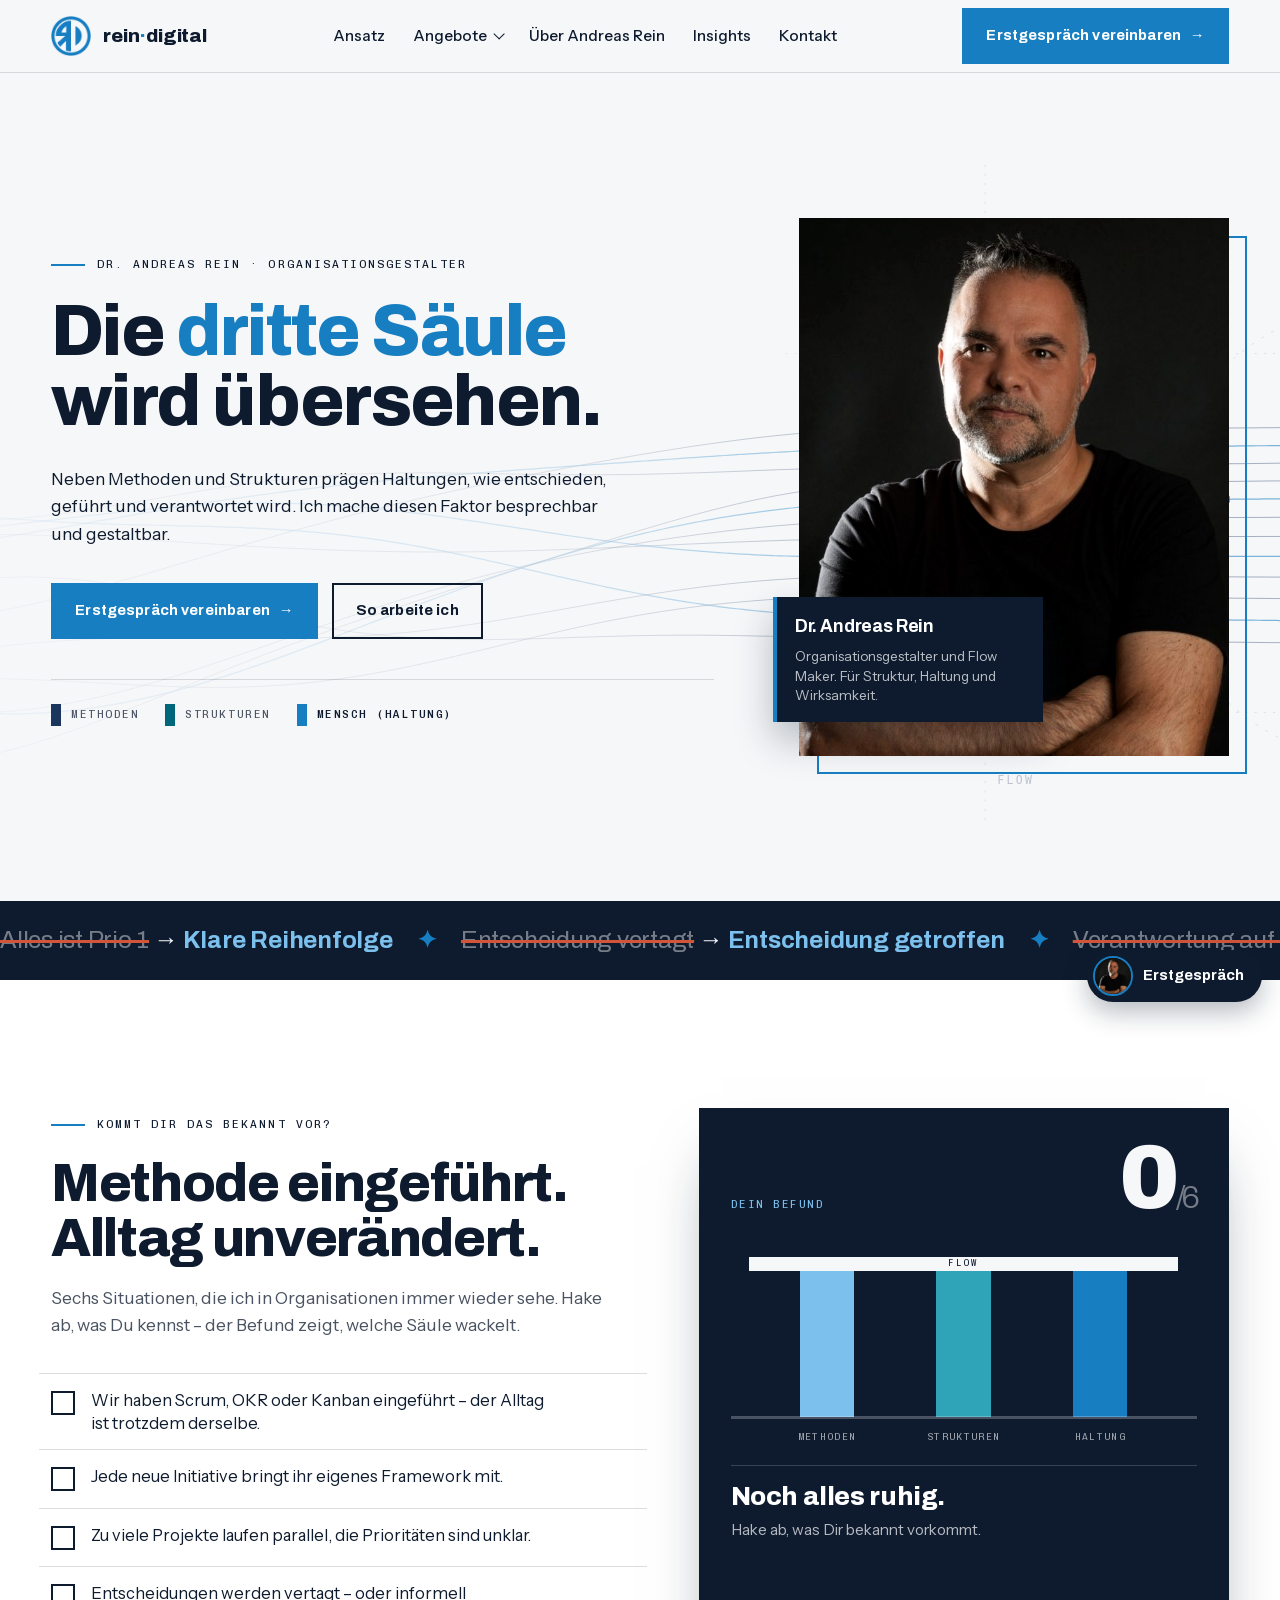
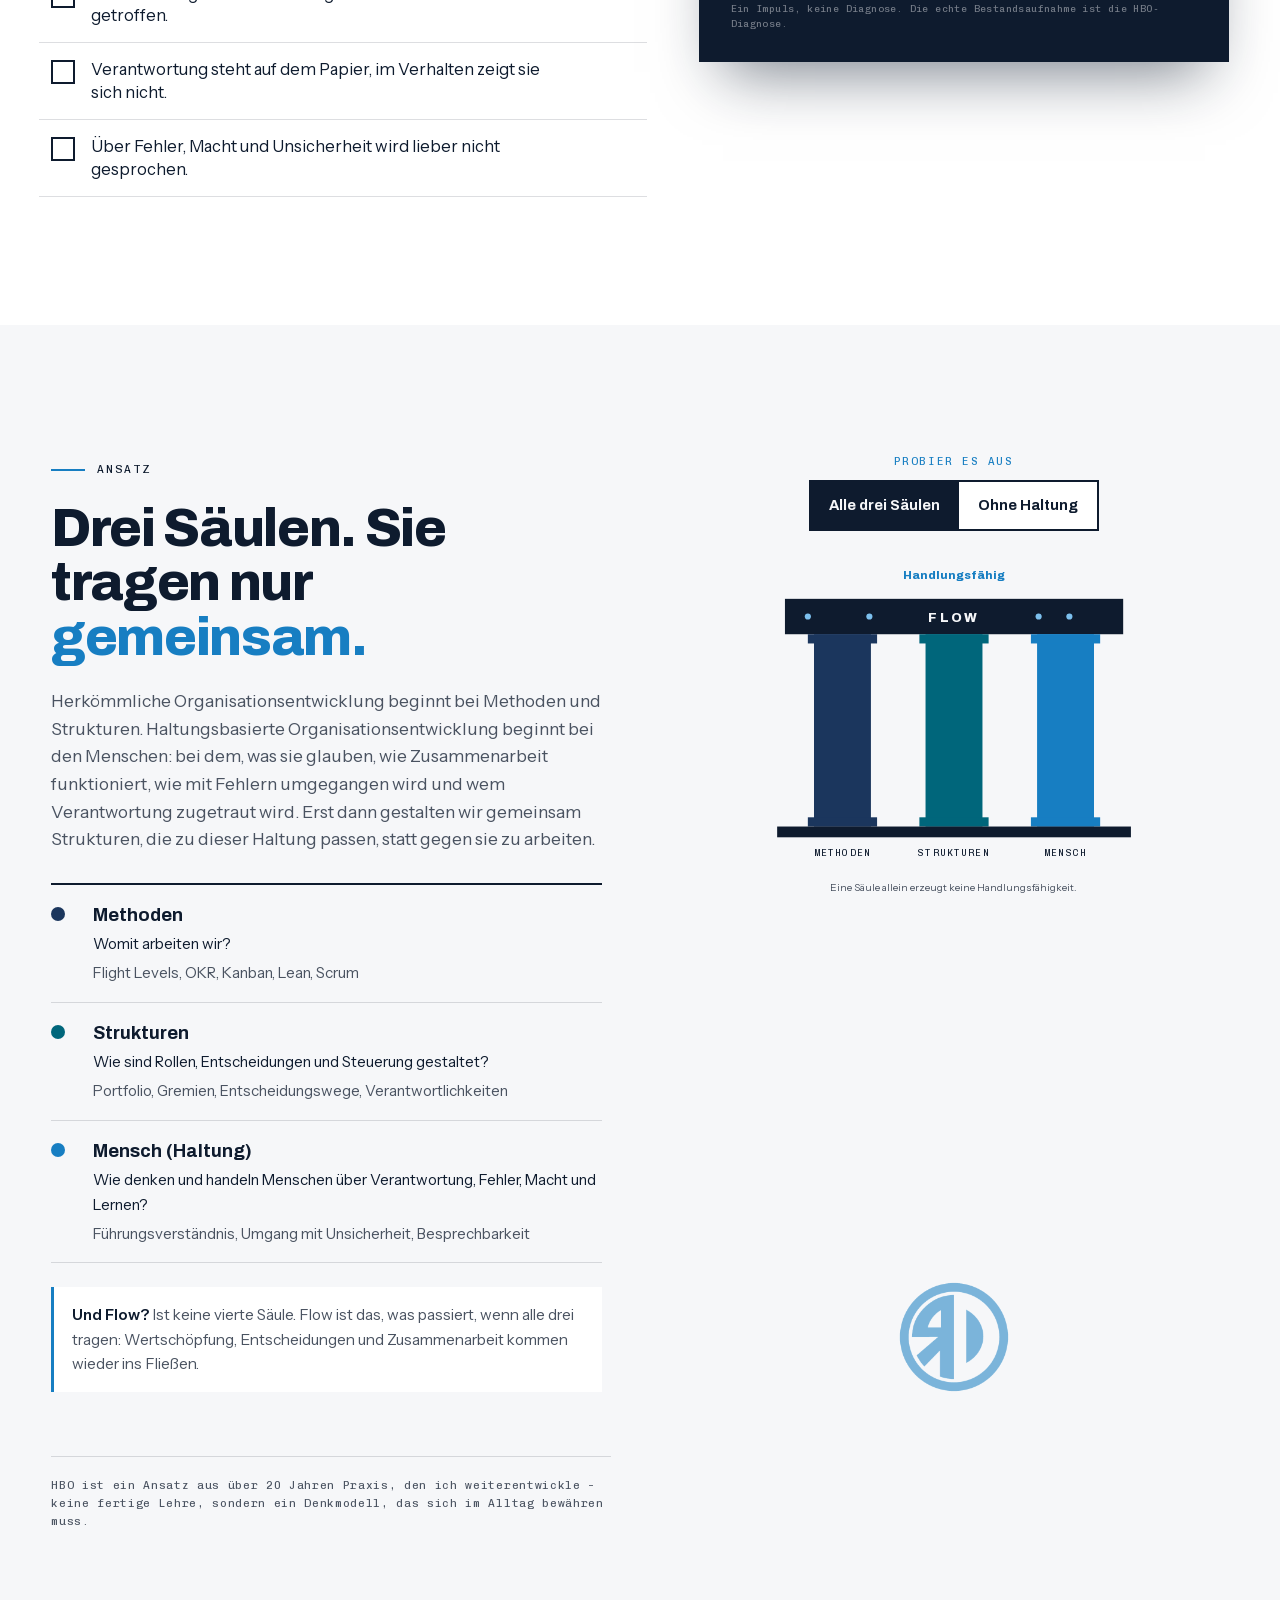
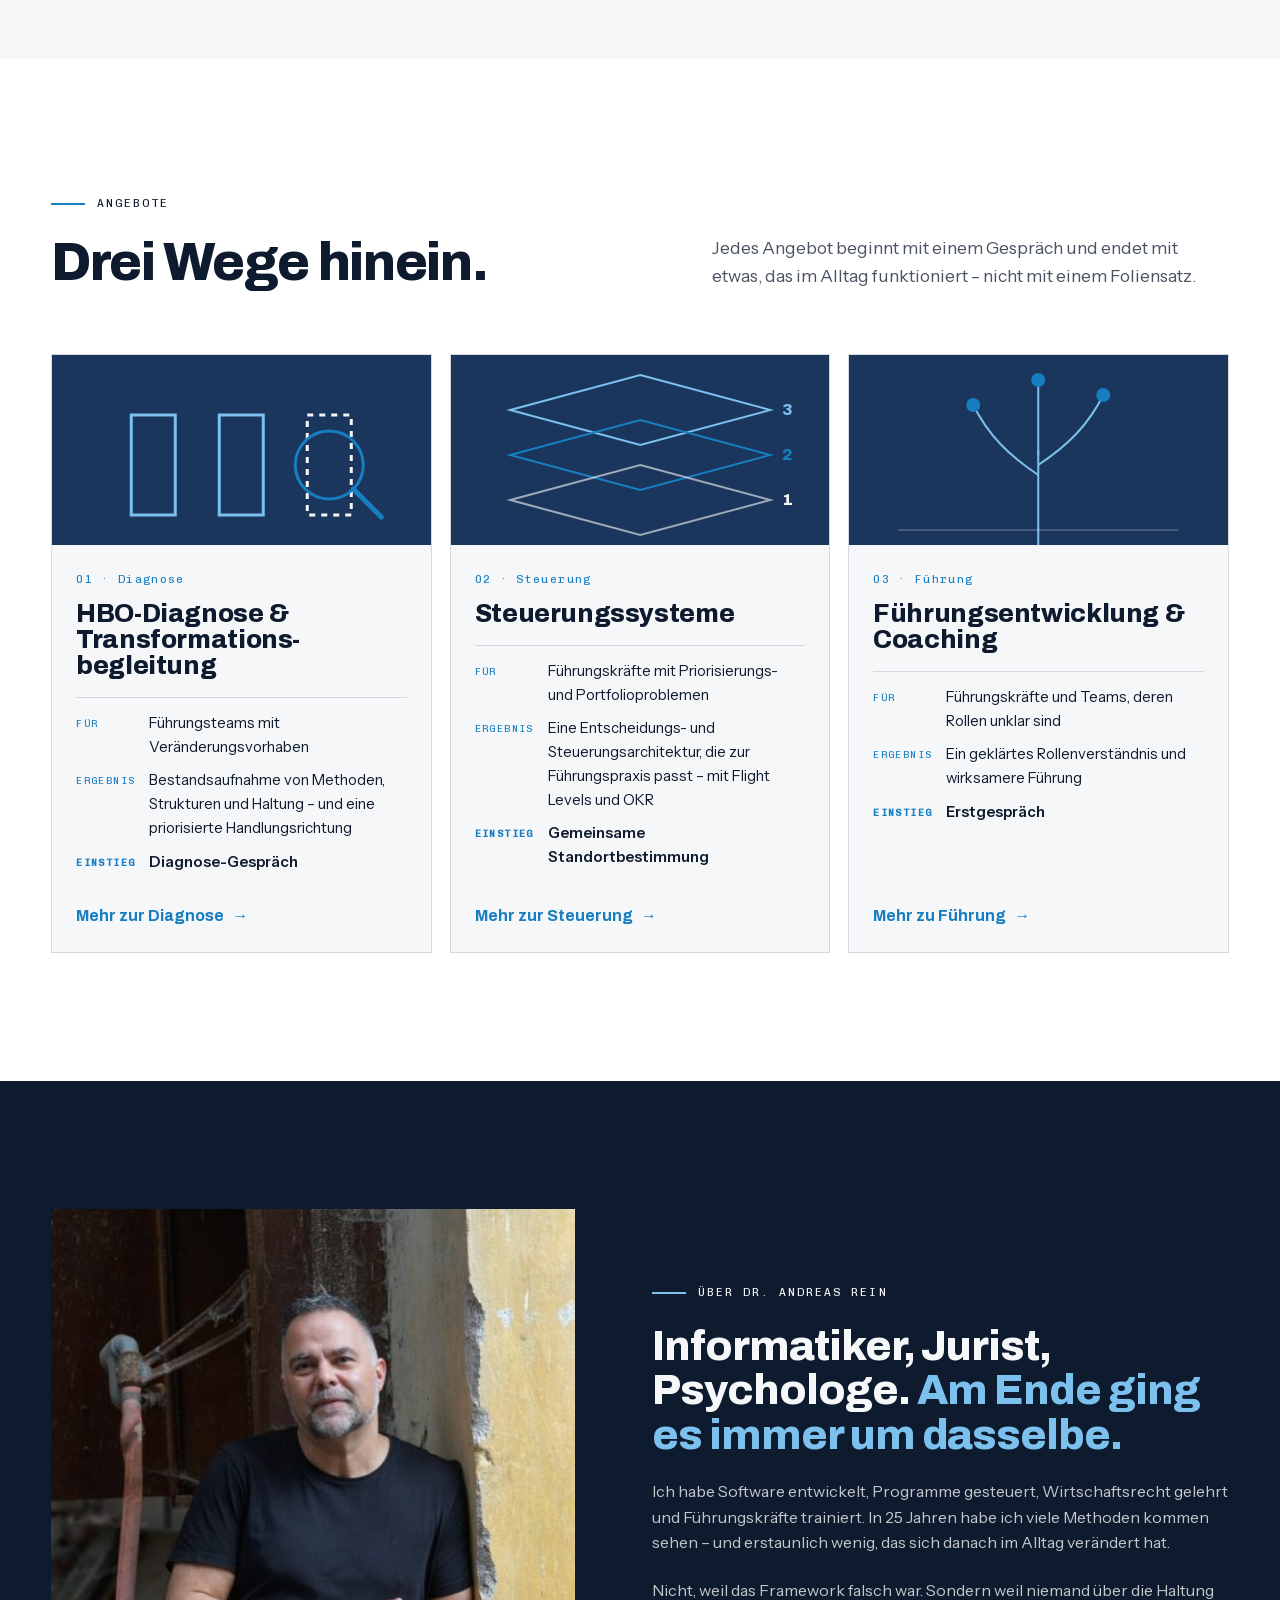
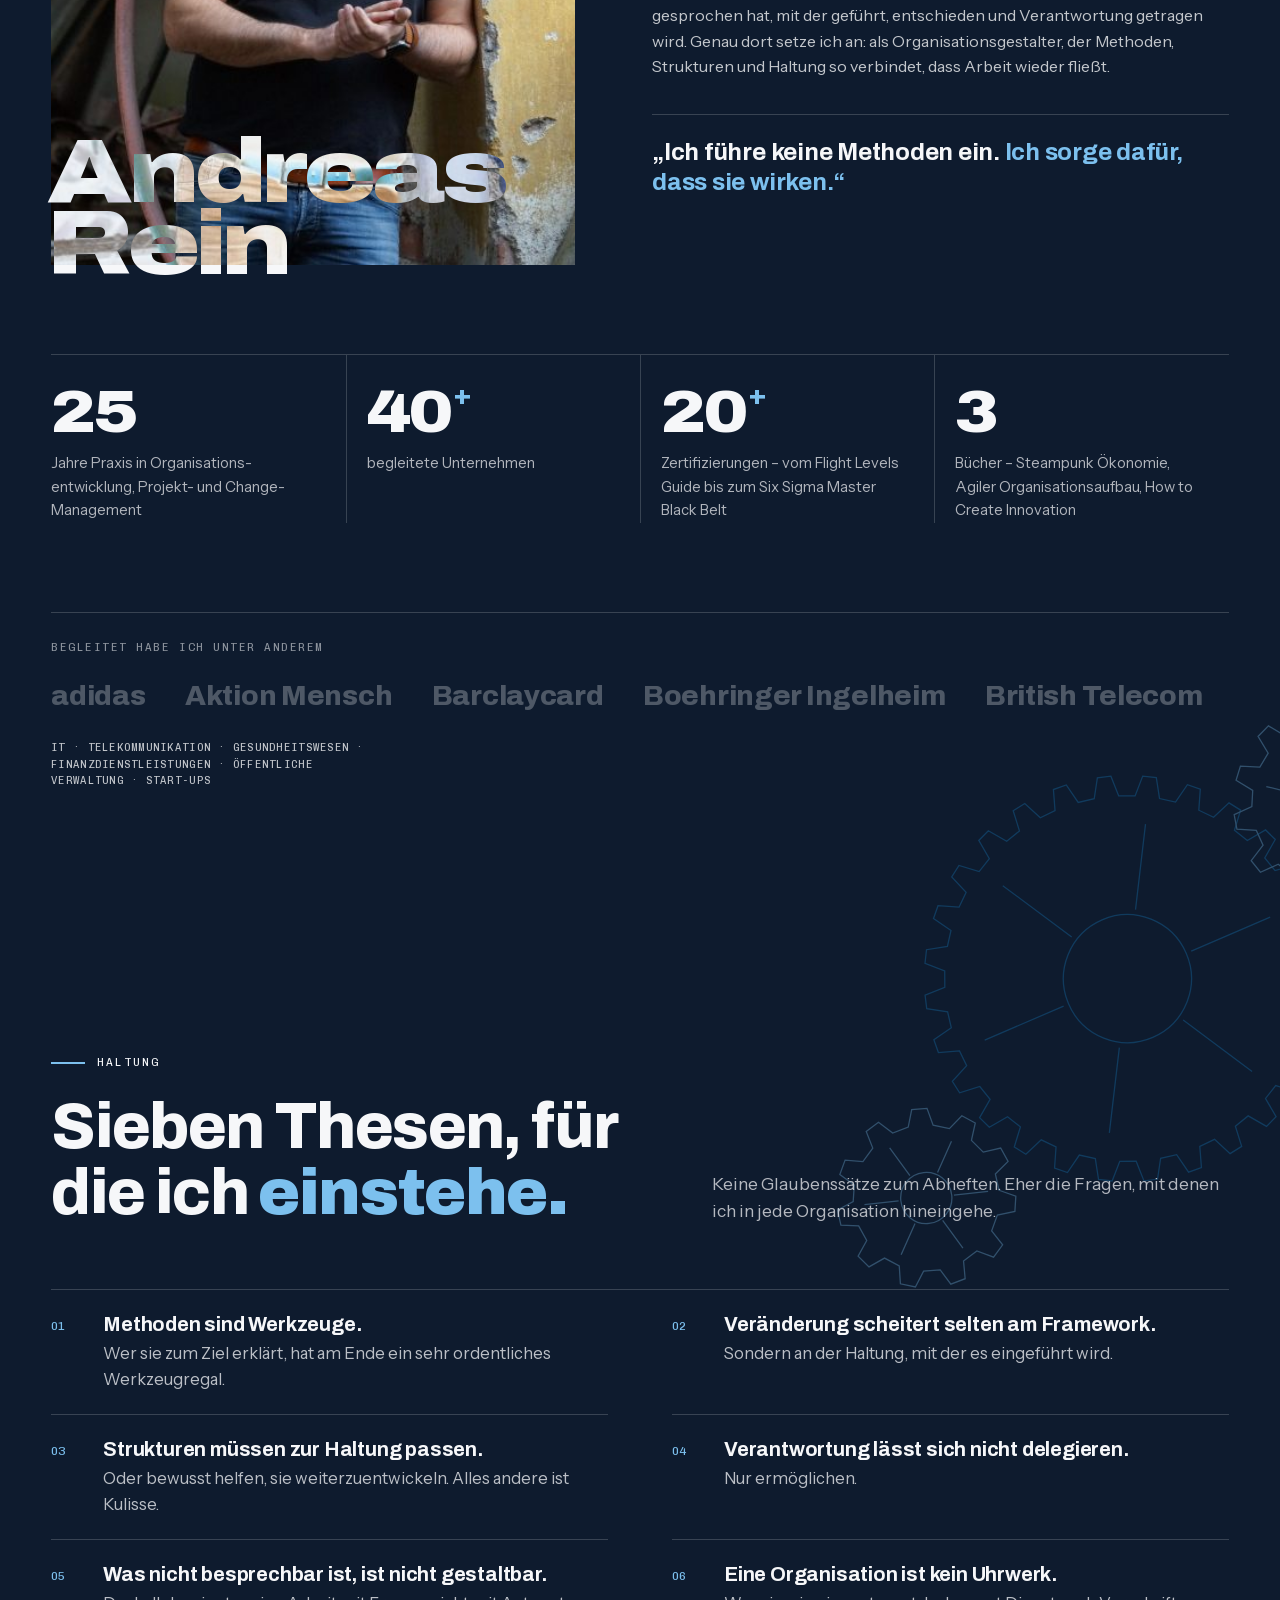
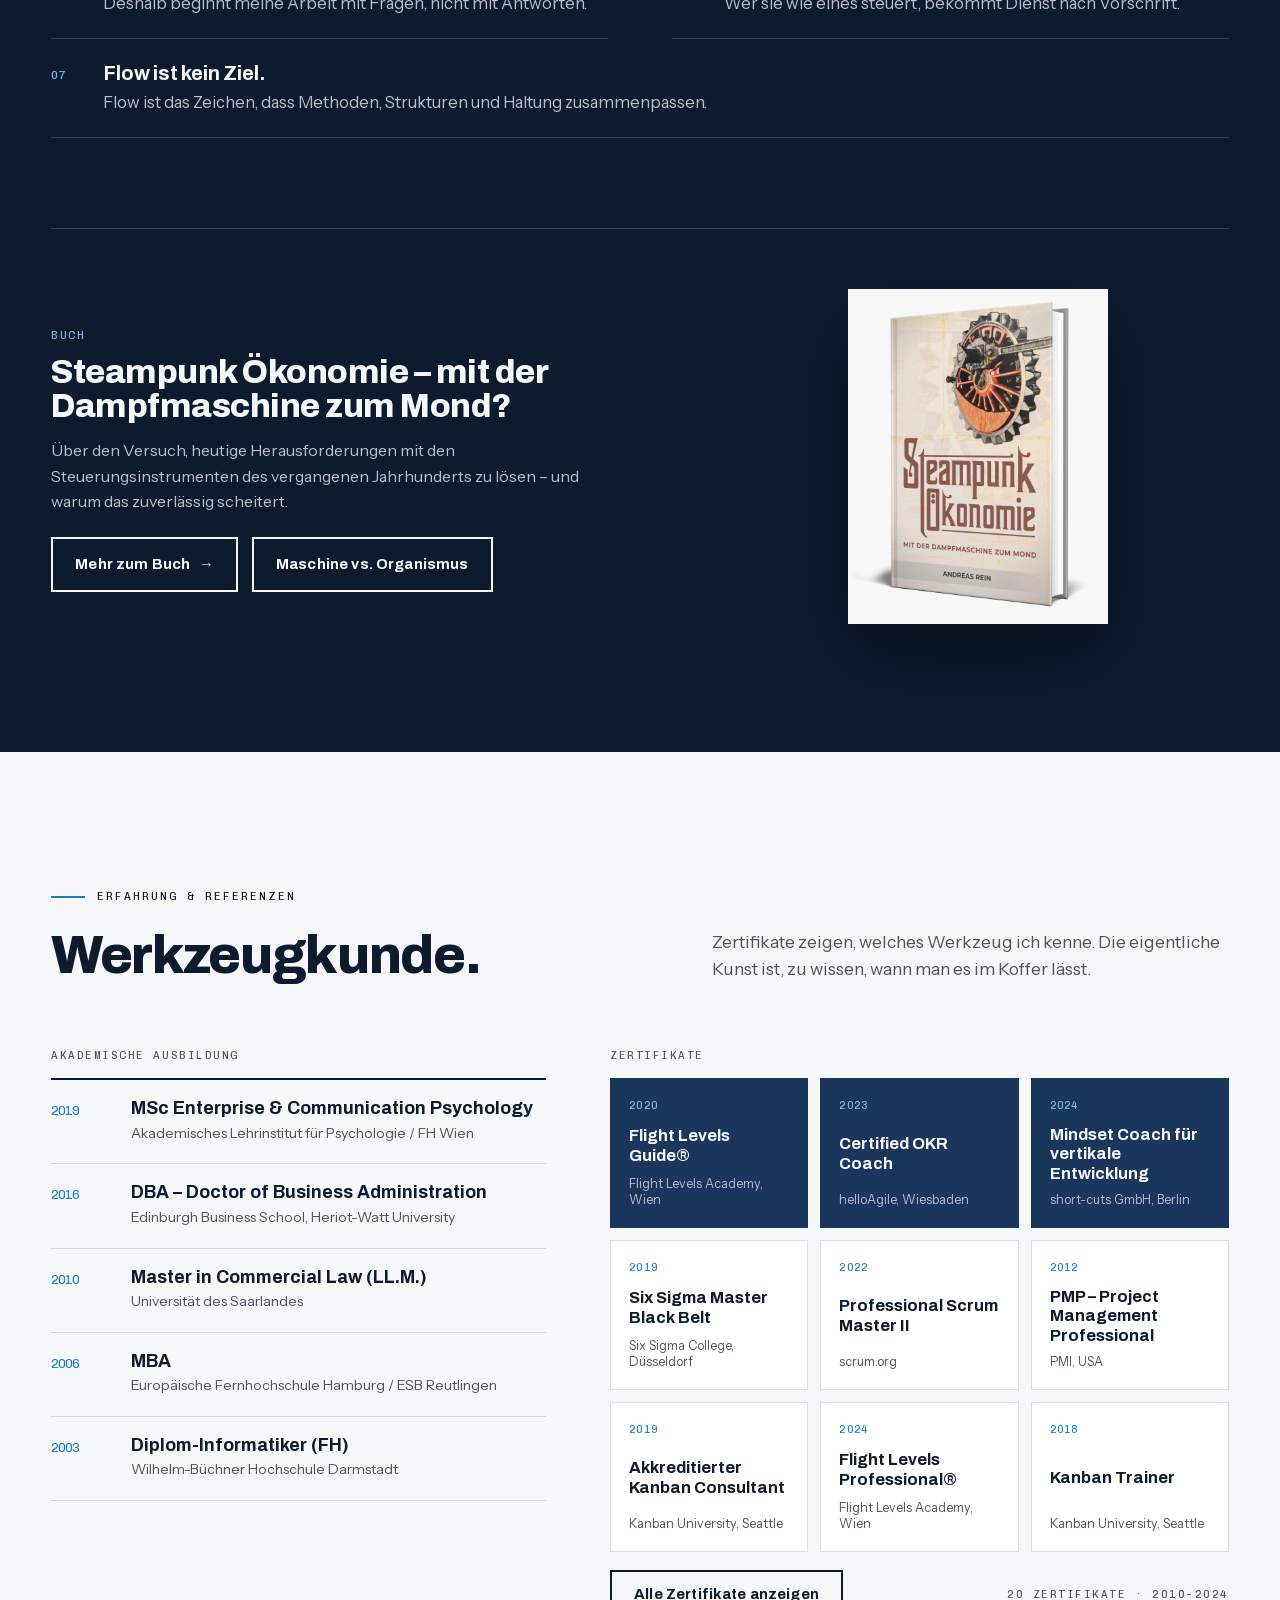
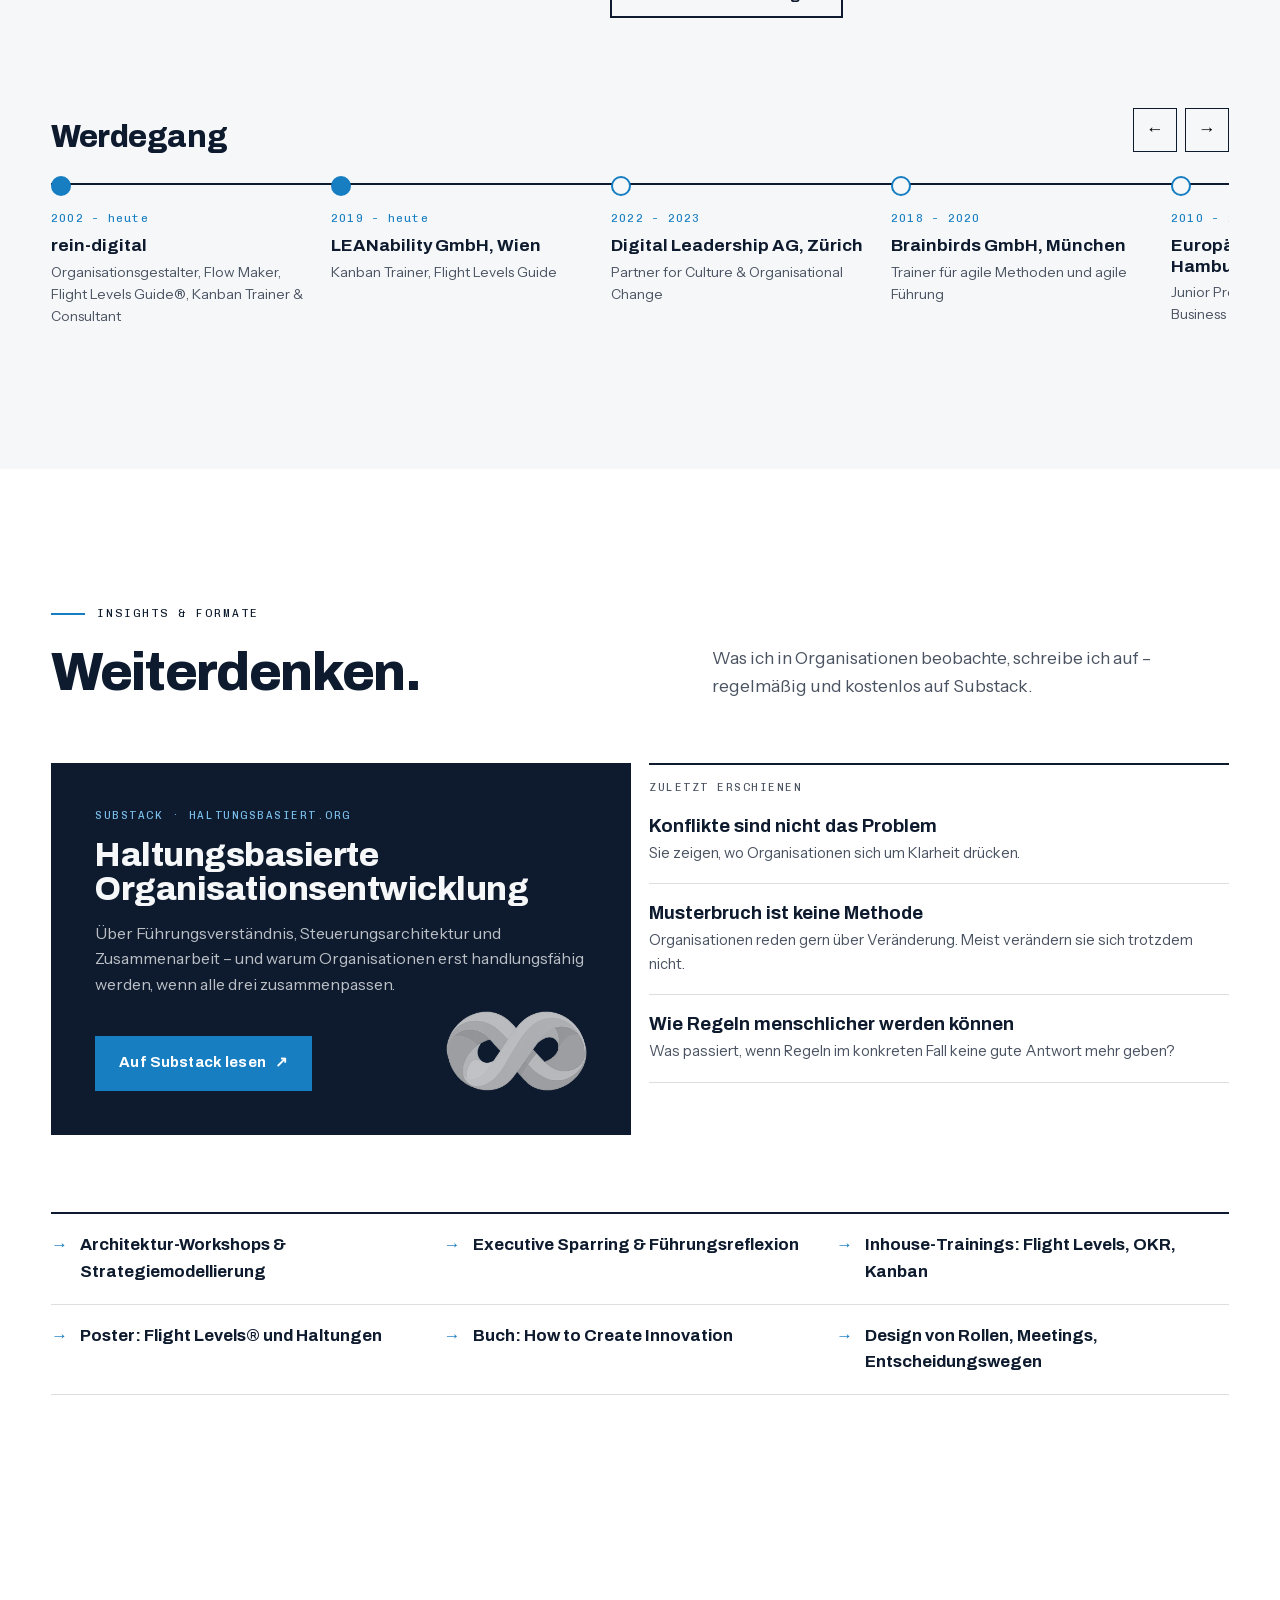
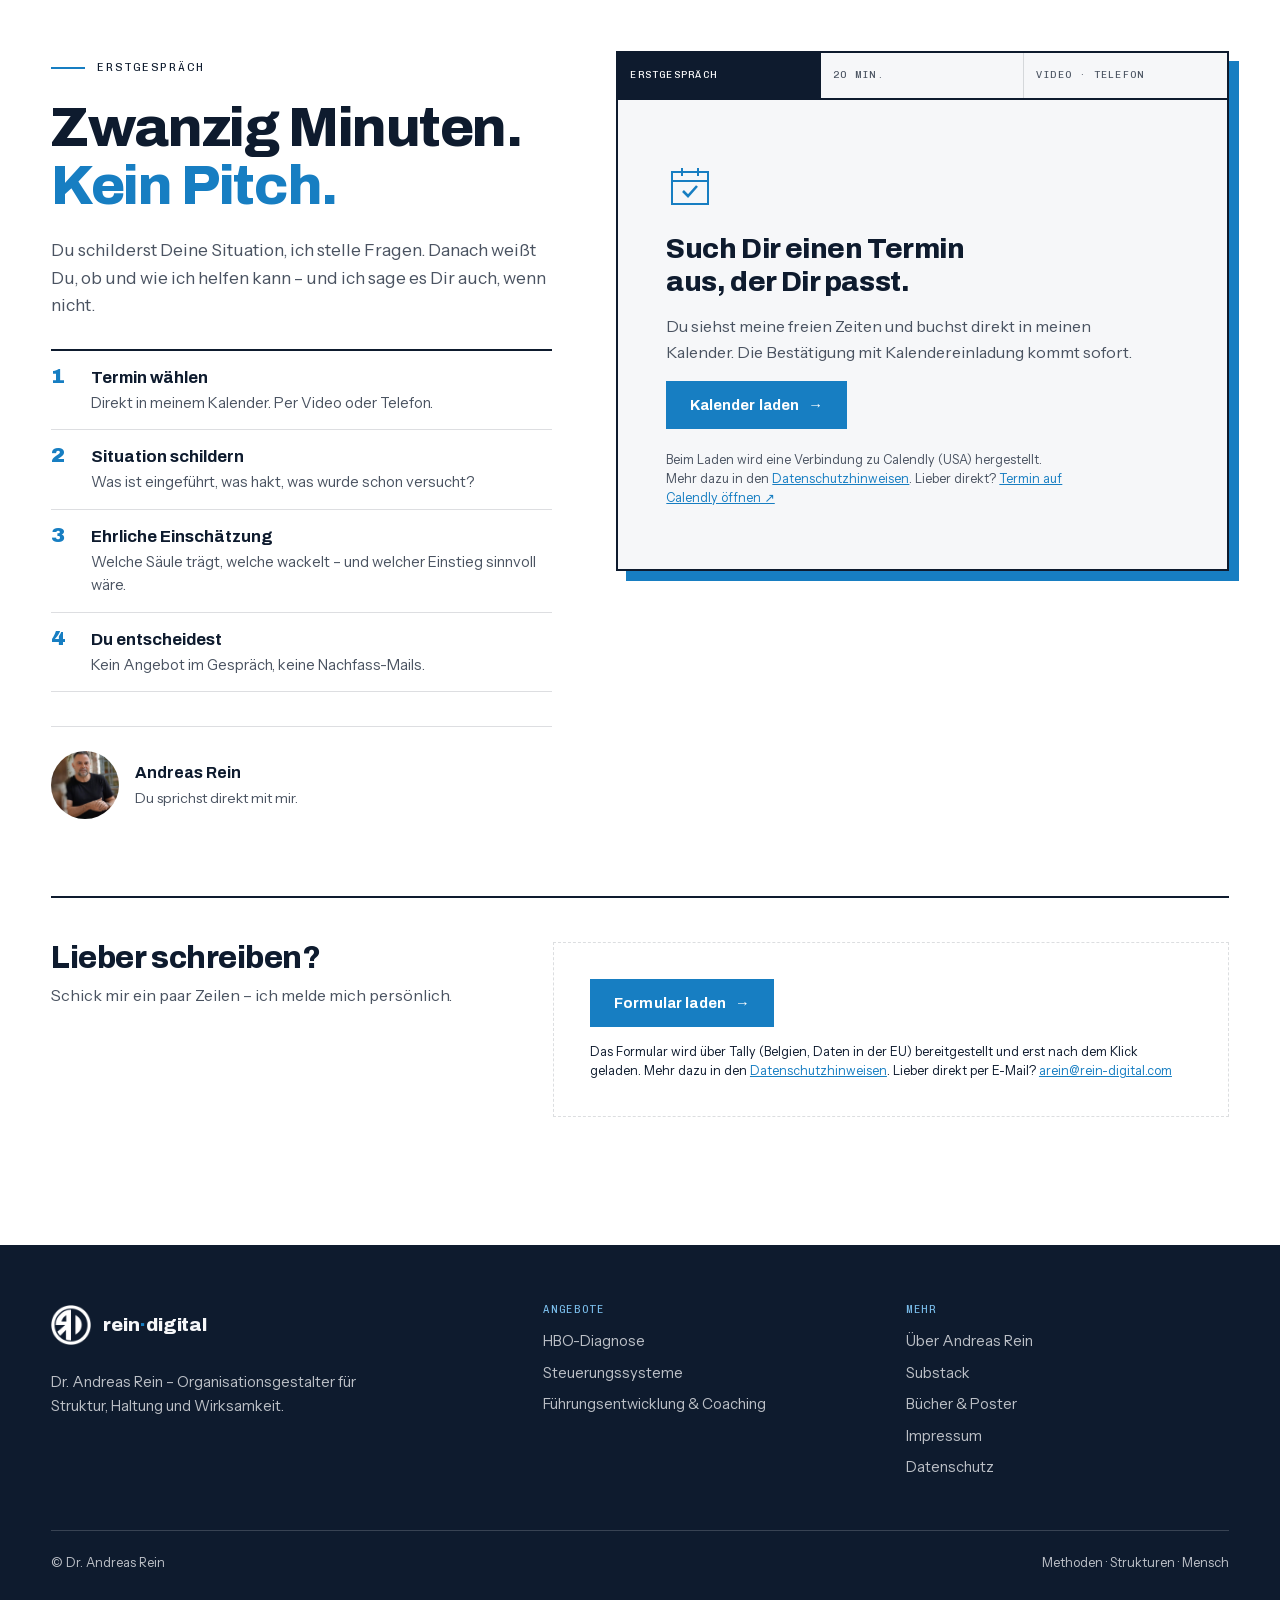
<file: index.html>
<!doctype html>
<html lang="de">
<head>
<meta charset="utf-8">
<meta name="robots" content="noindex,nofollow">
<meta name="viewport" content="width=device-width, initial-scale=1">
<title>Dr. Andreas Rein – Organisationsgestalter für Struktur, Haltung und Wirksamkeit</title>
<meta name="description" content="Methoden und Strukturen wirken erst, wenn der Mensch dahinter mitgedacht wird. Dr. Andreas Rein – Organisationsgestalter, Flow Maker, haltungsbasierte Organisationsentwicklung (HBO).">
<link rel="stylesheet" href="assets/fonts.css?v=62">
<link rel="stylesheet" href="assets/site.css?v=62">
</head>
<body>

<header class="hdr">
  <div class="wrap">
    <a class="brand" href="index.html" aria-label="rein-digital Startseite"><span class="mark"><img src="assets/logo-mark.png" alt=""></span><span class="word">rein<span>·</span>digital</span></a>
    <ul class="nav">
      <li><a href="index.html#ansatz">Ansatz</a></li>
      <li class="dd"><button aria-expanded="false">Angebote</button>
        <div class="dd-menu">
          <a href="health-series.html"><b>HBO-Diagnose &amp; Transformationsbegleitung</b><small>Für Führungsteams mit Veränderungsvorhaben</small></a>
          <a href="flow-steuerung.html"><b>Steuerungssysteme</b><small>Flight Levels, OKR</small></a>
          <a href="haltung-fuehrung.html"><b>Führungsentwicklung &amp; Coaching</b><small>Für Führungskräfte und Teams mit unklaren Rollen</small></a>
        </div>
      </li>
      <li><a href="index.html#about">Über Andreas Rein</a></li>
      <li><a href="index.html#insights">Insights</a></li>
      <li><a href="index.html#termin">Kontakt</a></li>
      <li class="cta-m"><a class="btn primary" href="index.html#termin">Erstgespräch vereinbaren →</a></li>
    </ul>
    <a class="btn primary" href="index.html#termin">Erstgespräch vereinbaren <span class="arr">→</span></a>
    <button class="burger" aria-label="Menü" aria-expanded="false"><i></i></button>
  </div>
</header>

<main>
<!-- HERO -->
<section class="hero">
  <div class="hero-bg" aria-hidden="true"></div>
  <div class="wrap">
    <div>
      <div class="eyebrow">Dr. Andreas Rein · Organisationsgestalter</div>
      <h1>Die <span class="hl">dritte Säule</span> wird übersehen.</h1>
      <p class="lead">Neben Methoden und Strukturen prägen Haltungen, wie entschieden, geführt und verantwortet wird. Ich mache diesen Faktor besprechbar und gestaltbar.</p>
      <div class="hero-cta">
        <a class="btn primary" href="#termin">Erstgespräch vereinbaren <span class="arr">→</span></a>
        <a class="btn" href="#ansatz">So arbeite ich</a>
      </div>
      <div class="hero-pillars" aria-label="Methoden, Strukturen, Mensch (Haltung)">
        <span><i></i>Methoden</span>
        <span><i></i>Strukturen</span>
        <span class="third"><i></i>Mensch (Haltung)</span>
      </div>
    </div>
    <figure class="portrait-card">
      <span class="frame" aria-hidden="true"></span>
      <img src="assets/img/p2.jpg" alt="Dr. Andreas Rein">
      <figcaption class="tag"><b>Dr. Andreas Rein</b><span>Organisationsgestalter und Flow Maker. Für Struktur, Haltung und Wirksamkeit.</span></figcaption>
    </figure>
  </div>
</section>

<div class="ticker" aria-hidden="true"><div class="ticker-track" id="ticker"></div></div>

<!-- PROBLEM / SELF-CHECK -->
<section class="sec white" id="check">
  <div class="wrap pulse-grid">
    <div>
      <div class="eyebrow">Kommt Dir das bekannt vor?</div>
      <h2>Methode eingeführt. Alltag unverändert.</h2>
      <p class="lead" style="margin:18px 0 34px">Sechs Situationen, die ich in Organisationen immer wieder sehe. Hake ab, was Du kennst – der Befund zeigt, welche Säule wackelt.</p>
      <div id="qs"></div>
    </div>
    <div class="befund" id="befund" data-l="0">
      <div class="b-head"><span class="mono">Dein Befund</span><div class="b-score"><b id="sc">0</b><small>/6</small></div></div>
      <div class="meter" id="meter"><i></i><i></i><i></i><i></i><i></i><i></i></div>
      <div class="mt" id="mt" aria-hidden="true">
        <div class="mt-beam"><span>Flow</span></div>
        <div class="mt-cols">
          <div class="mt-col" data-d="Methoden" style="--c:#7CC0EE"><i></i><span>Methoden</span></div>
          <div class="mt-col" data-d="Strukturen" style="--c:#2FA3B8"><i></i><span>Strukturen</span></div>
          <div class="mt-col" data-d="Haltung" style="--c:#177EC2"><i></i><span>Haltung</span></div>
        </div>
        <div class="mt-base"></div>
      </div>
      <div class="verdict" id="verdict"></div>
      <p class="note">Ein Impuls, keine Diagnose. Die echte Bestandsaufnahme ist die HBO-Diagnose.</p>
    </div>
  </div>
</section>

<!-- APPROACH: THREE PILLARS -->
<section class="sec" id="ansatz">
  <div class="wrap coh-grid">
    <div class="rv">
      <div class="eyebrow">Ansatz</div>
      <h2>Drei Säulen. Sie tragen nur <span class="hl">gemeinsam.</span></h2>
      <p class="lead" style="margin-top:22px">Herkömmliche Organisationsentwicklung beginnt bei Methoden und Strukturen. Haltungsbasierte Organisationsentwicklung beginnt bei den Menschen: bei dem, was sie glauben, wie Zusammenarbeit funktioniert, wie mit Fehlern umgegangen wird und wem Verantwortung zugetraut wird. Erst dann gestalten wir gemeinsam Strukturen, die zu dieser Haltung passen, statt gegen sie zu arbeiten.</p>
      <div class="pillars">
        <div class="pillar"><i style="background:var(--navy)"></i><div><b>Methoden</b><em>Womit arbeiten wir?</em><span>Flight Levels, OKR, Kanban, Lean, Scrum</span></div></div>
        <div class="pillar"><i style="background:var(--petrol)"></i><div><b>Strukturen</b><em>Wie sind Rollen, Entscheidungen und Steuerung gestaltet?</em><span>Portfolio, Gremien, Entscheidungswege, Verantwortlichkeiten</span></div></div>
        <div class="pillar"><i style="background:var(--blue)"></i><div><b>Mensch (Haltung)</b><em>Wie denken und handeln Menschen über Verantwortung, Fehler, Macht und Lernen?</em><span>Führungsverständnis, Umgang mit Unsicherheit, Besprechbarkeit</span></div></div>
      </div>
      <p class="flow-note"><b>Und Flow?</b> Ist keine vierte Säule. Flow ist das, was passiert, wenn alle drei tragen: Wertschöpfung, Entscheidungen und Zusammenarbeit kommen wieder ins Fließen.</p>
    </div>
    <div class="temple-col">
     <div class="temple-sticky">
      <div class="seg-wrap"><span class="mono">Probier es aus</span><div class="seg" id="colSeg"><button data-v="all" aria-pressed="true">Alle drei Säulen</button><button data-v="two" aria-pressed="false">Ohne Haltung</button></div></div>
    <svg class="temple rv" id="temple" viewBox="0 0 520 470" role="img" aria-label="Drei Säulen – Methoden, Strukturen und Mensch (Haltung) – tragen gemeinsam den Flow">
      <g class="beam">
        <rect x="40" y="70" width="440" height="46" fill="#0E1B2E"/>
        <text x="260" y="100" text-anchor="middle" font-family="Archivo" font-weight="800" font-size="17" letter-spacing="3" fill="#F6F7F9">FLOW</text>
        <g class="dots" fill="#7CC0EE"><circle cx="70" cy="93" r="4"/><circle cx="150" cy="93" r="4"/><circle cx="370" cy="93" r="4"/><circle cx="410" cy="93" r="4"/></g>
      </g>
      <g class="col c1"><rect x="78" y="116" width="74" height="250" fill="#1B365D"/><rect x="70" y="116" width="90" height="12" fill="#1B365D"/><rect x="70" y="354" width="90" height="12" fill="#1B365D"/></g>
      <g class="col c2"><rect x="223" y="116" width="74" height="250" fill="#00667B"/><rect x="215" y="116" width="90" height="12" fill="#00667B"/><rect x="215" y="354" width="90" height="12" fill="#00667B"/></g>
      <g class="col c3"><rect x="368" y="116" width="74" height="250" fill="#177EC2"/><rect x="360" y="116" width="90" height="12" fill="#177EC2"/><rect x="360" y="354" width="90" height="12" fill="#177EC2"/></g>
      <rect class="ghost" x="368" y="116" width="74" height="250" fill="none" stroke="#177EC2" stroke-width="2" stroke-dasharray="6 7"/>
      <rect x="30" y="366" width="460" height="14" fill="#0E1B2E"/>
      <g font-family="Chivo Mono, monospace" font-size="12" letter-spacing="1.5" text-anchor="middle" fill="#0E1B2E">
        <text x="115" y="404">METHODEN</text><text x="260" y="404">STRUKTUREN</text><text class="l3" x="405" y="404">MENSCH</text>
      </g>
      <text class="warn" x="260" y="44" text-anchor="middle" font-family="Archivo" font-weight="800" font-size="15" fill="#D2553A">Stau · Reibung · Dienst nach Vorschrift</text>
      <text class="ok" x="260" y="44" text-anchor="middle" font-family="Archivo" font-weight="800" font-size="15" fill="#177EC2">Handlungsfähig</text>
      <text x="260" y="450" text-anchor="middle" font-family="Instrument Sans, sans-serif" font-size="13" fill="#4A5361">Eine Säule allein erzeugt keine Handlungsfähigkeit.</text>
    </svg>
     </div>
      <div class="logo-under" aria-hidden="true"><img src="assets/logo-mark.png" alt=""></div>
    </div>
  </div>
  <div class="wrap"><p class="hbo-note rv">HBO ist ein Ansatz aus über 20 Jahren Praxis, den ich weiterentwickle – keine fertige Lehre, sondern ein Denkmodell, das sich im Alltag bewähren muss.</p></div>
</section>

<!-- OFFERS -->
<section class="sec white" id="angebote">
  <span id="leistungen" class="anchor"></span>
  <div class="wrap">
    <div class="sec-head">
      <div><div class="eyebrow">Angebote</div><h2>Drei Wege hinein.</h2></div>
      <p class="lead">Jedes Angebot beginnt mit einem Gespräch und endet mit etwas, das im Alltag funktioniert – nicht mit einem Foliensatz.</p>
    </div>
    <div class="svc">
      <a class="svc-card rv" href="health-series.html">
        <div class="vis"><svg viewBox="0 0 400 190" preserveAspectRatio="xMidYMid slice" aria-hidden="true"><g fill="none" stroke-width="3"><rect x="90" y="60" width="44" height="100" stroke="#7CC0EE"/><rect x="178" y="60" width="44" height="100" stroke="#7CC0EE"/><rect x="266" y="60" width="44" height="100" stroke="#F6F7F9" stroke-dasharray="6 6"/></g><circle cx="288" cy="110" r="34" fill="none" stroke="#177EC2" stroke-width="3"/><path d="M312 134 L340 162" stroke="#177EC2" stroke-width="5" stroke-linecap="round"/></svg></div>
        <div class="body"><span class="n">01 · Diagnose</span><h3>HBO-Diagnose &amp; Transformations&shy;begleitung</h3>
          <dl class="offer"><dt>Für</dt><dd>Führungsteams mit Veränderungsvorhaben</dd><dt>Ergebnis</dt><dd>Bestandsaufnahme von Methoden, Strukturen und Haltung – und eine priorisierte Handlungsrichtung</dd><dt>Einstieg</dt><dd>Diagnose-Gespräch</dd></dl>
          <span class="go">Mehr zur Diagnose <span>→</span></span></div>
      </a>
      <a class="svc-card rv" href="flow-steuerung.html">
        <div class="vis"><svg viewBox="0 0 400 190" preserveAspectRatio="xMidYMid slice" aria-hidden="true"><g fill="none" stroke="#7CC0EE" stroke-width="2"><polygon points="200,20 330,55 200,90 70,55"/><polygon points="200,65 330,100 200,135 70,100" stroke="#177EC2"/><polygon points="200,110 330,145 200,180 70,145" stroke="#F6F7F9" opacity=".6"/></g><text x="342" y="60" fill="#7CC0EE" font-family="Archivo" font-weight="800" font-size="16">3</text><text x="342" y="105" fill="#177EC2" font-family="Archivo" font-weight="800" font-size="16">2</text><text x="342" y="150" fill="#F6F7F9" font-family="Archivo" font-weight="800" font-size="16">1</text></svg></div>
        <div class="body"><span class="n">02 · Steuerung</span><h3>Steuerungs&shy;systeme</h3>
          <dl class="offer"><dt>Für</dt><dd>Führungskräfte mit Priorisierungs- und Portfolioproblemen</dd><dt>Ergebnis</dt><dd>Eine Entscheidungs- und Steuerungsarchitektur, die zur Führungspraxis passt – mit Flight Levels und OKR</dd><dt>Einstieg</dt><dd>Gemeinsame Standortbestimmung</dd></dl>
          <span class="go">Mehr zur Steuerung <span>→</span></span></div>
      </a>
      <a class="svc-card rv" href="haltung-fuehrung.html">
        <div class="vis"><svg viewBox="0 0 400 190" preserveAspectRatio="xMidYMid slice" aria-hidden="true"><g fill="none" stroke="#7CC0EE" stroke-width="2"><path d="M200 190 C200 150 200 120 200 95"/><path d="M200 120 C170 100 150 80 135 50"/><path d="M200 110 C230 90 250 70 265 40"/><path d="M200 100 C200 80 200 60 200 25"/></g><g fill="#177EC2"><circle cx="135" cy="50" r="7"/><circle cx="265" cy="40" r="7"/><circle cx="200" cy="25" r="7"/></g><path d="M60 175 H340" stroke="#F6F7F9" stroke-opacity=".4"/></svg></div>
        <div class="body"><span class="n">03 · Führung</span><h3>Führungs&shy;entwicklung &amp; Coaching</h3>
          <dl class="offer"><dt>Für</dt><dd>Führungskräfte und Teams, deren Rollen unklar sind</dd><dt>Ergebnis</dt><dd>Ein geklärtes Rollenverständnis und wirksamere Führung</dd><dt>Einstieg</dt><dd>Erstgespräch</dd></dl>
          <span class="go">Mehr zu Führung <span>→</span></span></div>
      </a>
    </div>
  </div>
</section>

<!-- ABOUT -->
<section class="about sec" id="about">
  <div class="wrap">
    <div class="about-grid">
      <div class="about-photo rv">
        <img src="assets/img/p5.jpg" alt="Dr. Andreas Rein in einer alten Industriehalle">
        <div class="name" aria-hidden="true">Andreas<br>Rein</div>
      </div>
      <div class="rv">
        <div class="eyebrow">Über Dr. Andreas Rein</div>
        <h2>Informatiker, Jurist, Psychologe. <em>Am Ende ging es immer um dasselbe.</em></h2>
        <p>Ich habe Software entwickelt, Programme gesteuert, Wirtschaftsrecht gelehrt und Führungskräfte trainiert. In 25 Jahren habe ich viele Methoden kommen sehen – und erstaunlich wenig, das sich danach im Alltag verändert hat.</p>
        <p>Nicht, weil das Framework falsch war. Sondern weil niemand über die Haltung gesprochen hat, mit der geführt, entschieden und Verantwortung getragen wird. Genau dort setze ich an: als Organisationsgestalter, der Methoden, Strukturen und Haltung so verbindet, dass Arbeit wieder fließt.</p>
        <blockquote>„Ich führe keine Methoden ein. <span>Ich sorge dafür, dass sie wirken.“</span></blockquote>
      </div>
    </div>

    <div class="stats">
      <div class="stat"><b data-to="25">0</b><span>Jahre Praxis in Organisations&shy;entwicklung, Projekt- und Change-Management</span></div>
      <div class="stat"><b data-to="40" data-suf="+">0</b><span>begleitete Unternehmen</span></div>
      <div class="stat"><b data-to="20" data-suf="+">0</b><span>Zertifizierungen – vom Flight Levels Guide bis zum Six Sigma Master Black Belt</span></div>
      <div class="stat"><b data-to="3">0</b><span>Bücher – Steampunk Ökonomie, Agiler Organisationsaufbau, How to Create Innovation</span></div>
    </div>

    <div class="clients">
      <span class="mono">Begleitet habe ich unter anderem</span>
      <div class="marquee" id="marquee"></div>
      <p class="branches">IT · Telekommunikation · Gesundheitswesen · Finanzdienstleistungen · Öffentliche Verwaltung · Start-ups</p>
    </div>
  </div>
</section>

<!-- MANIFESTO -->
<section class="steam sec" id="haltung">
  <svg class="gears" viewBox="0 0 700 700" aria-hidden="true"></svg>
  <div class="wrap">
    <div class="sec-head">
      <div><div class="eyebrow">Haltung</div><h2>Sieben Thesen, für die ich <b>einstehe.</b></h2></div>
      <p class="lead">Keine Glaubenssätze zum Abheften. Eher die Fragen, mit denen ich in jede Organisation hineingehe.</p>
    </div>
    <ol class="theses">
      <li class="rv"><b>Methoden sind Werkzeuge.</b> Wer sie zum Ziel erklärt, hat am Ende ein sehr ordentliches Werkzeugregal.</li>
      <li class="rv"><b>Veränderung scheitert selten am Framework.</b> Sondern an der Haltung, mit der es eingeführt wird.</li>
      <li class="rv"><b>Strukturen müssen zur Haltung passen.</b> Oder bewusst helfen, sie weiterzuentwickeln. Alles andere ist Kulisse.</li>
      <li class="rv"><b>Verantwortung lässt sich nicht delegieren.</b> Nur ermöglichen.</li>
      <li class="rv"><b>Was nicht besprechbar ist, ist nicht gestaltbar.</b> Deshalb beginnt meine Arbeit mit Fragen, nicht mit Antworten.</li>
      <li class="rv"><b>Eine Organisation ist kein Uhrwerk.</b> Wer sie wie eines steuert, bekommt Dienst nach Vorschrift.</li>
      <li class="rv"><b>Flow ist kein Ziel.</b> Flow ist das Zeichen, dass Methoden, Strukturen und Haltung zusammenpassen.</li>
    </ol>
    <div class="steam-grid steam-book">
      <div class="rv">
        <span class="mono" style="color:var(--blue-l)">Buch</span>
        <h3>Steampunk Ökonomie – mit der Dampfmaschine zum Mond?</h3>
        <p>Über den Versuch, heutige Herausforderungen mit den Steuerungsinstrumenten des vergangenen Jahrhunderts zu lösen – und warum das zuverlässig scheitert.</p>
        <div style="margin-top:22px;display:flex;gap:14px;flex-wrap:wrap"><a class="btn light" href="buecher.html#steampunk">Mehr zum Buch <span class="arr">→</span></a><a class="btn light" href="haltung-fuehrung.html#steampunk">Maschine vs. Organismus</a></div>
      </div>
      <img class="book-cover rv" src="assets/img/p3.jpg" alt="Buchcover: Steampunk Ökonomie – Mit der Dampfmaschine zum Mond, von Andreas Rein">
    </div>
  </div>
</section>

<!-- EXPERIENCE & CREDENTIALS -->
<section class="sec" id="zertifikate">
  <div class="wrap">
    <div class="sec-head">
      <div><div class="eyebrow">Erfahrung &amp; Referenzen</div><h2>Werkzeugkunde.</h2></div>
      <p class="lead">Zertifikate zeigen, welches Werkzeug ich kenne. Die eigentliche Kunst ist, zu wissen, wann man es im Koffer lässt.</p>
    </div>
    <div class="creds">
      <div class="rv">
        <span class="mono" style="color:var(--ink-soft);display:block;margin-bottom:14px">Akademische Ausbildung</span>
        <div class="degrees">
          <div class="degree"><span class="y">2019</span><div><b>MSc Enterprise &amp; Communication Psychology</b><span>Akademisches Lehrinstitut für Psychologie / FH Wien</span></div></div>
          <div class="degree"><span class="y">2016</span><div><b>DBA – Doctor of Business Administration</b><span>Edinburgh Business School, Heriot-Watt University</span></div></div>
          <div class="degree"><span class="y">2010</span><div><b>Master in Commercial Law (LL.M.)</b><span>Universität des Saarlandes</span></div></div>
          <div class="degree"><span class="y">2006</span><div><b>MBA</b><span>Europäische Fernhochschule Hamburg / ESB Reutlingen</span></div></div>
          <div class="degree"><span class="y">2003</span><div><b>Diplom-Informatiker (FH)</b><span>Wilhelm-Büchner Hochschule Darmstadt</span></div></div>
        </div>
      </div>
      <div class="rv">
        <span class="mono" style="color:var(--ink-soft);display:block;margin-bottom:14px">Zertifikate</span>
        <div class="badges" id="badges">
          <div class="badge top"><span class="y">2020</span><b>Flight Levels Guide®</b><span>Flight Levels Academy, Wien</span></div>
          <div class="badge top"><span class="y">2023</span><b>Certified OKR Coach</b><span>helloAgile, Wiesbaden</span></div>
          <div class="badge top"><span class="y">2024</span><b>Mindset Coach für vertikale Entwicklung</b><span>short-cuts GmbH, Berlin</span></div>
          <div class="badge"><span class="y">2019</span><b>Six Sigma Master Black Belt</b><span>Six Sigma College, Düsseldorf</span></div>
          <div class="badge"><span class="y">2022</span><b>Professional Scrum Master II</b><span>scrum.org</span></div>
          <div class="badge"><span class="y">2012</span><b>PMP – Project Management Professional</b><span>PMI, USA</span></div>
          <div class="badge"><span class="y">2019</span><b>Akkreditierter Kanban Consultant</b><span>Kanban University, Seattle</span></div>
          <div class="badge"><span class="y">2024</span><b>Flight Levels Professional®</b><span>Flight Levels Academy, Wien</span></div>
          <div class="badge"><span class="y">2018</span><b>Kanban Trainer</b><span>Kanban University, Seattle</span></div>
          <div class="badge more"><span class="y">2017</span><b>Kanban Coaching Professional</b><span>Kanban University, Seattle</span></div>
          <div class="badge more"><span class="y">2017</span><b>Enterprise Kanban Coach</b><span>LEANability GmbH, Wien</span></div>
          <div class="badge more"><span class="y">2017</span><b>Kanban Management Professional</b><span>Kanban University, Seattle</span></div>
          <div class="badge more"><span class="y">2015</span><b>totalSDI Level 1</b><span>Personal Strengths (UK) Ltd.</span></div>
          <div class="badge more"><span class="y">2015</span><b>Master’s Certificate in Project Management</b><span>George Washington University</span></div>
          <div class="badge more"><span class="y">2015</span><b>Associate’s Certificate in Agile Practice</b><span>George Washington University</span></div>
          <div class="badge more"><span class="y">2013</span><b>Professional Scrum Master I</b><span>scrum.org</span></div>
          <div class="badge more"><span class="y">2012</span><b>Product Owner</b><span>CSC Deutschland Akademie</span></div>
          <div class="badge more"><span class="y">2011</span><b>Lean Six Sigma Black Belt</b><span>Game Change Ltd, UK</span></div>
          <div class="badge more"><span class="y">2011</span><b>PRINCE2 Practitioner</b><span>APM Group, UK</span></div>
          <div class="badge more"><span class="y">2010</span><b>Zertifizierter Trainer &amp; Coach</b><span>Heitsch &amp; Partner GmbH</span></div>
        </div>
        <div class="badges-foot"><button class="btn" id="badgesToggle">Alle Zertifikate anzeigen</button><span class="mono" style="color:var(--ink-soft)">20 Zertifikate · 2010–2024</span></div>
      </div>
    </div>

    <div class="career">
      <div style="display:flex;justify-content:space-between;align-items:end;gap:20px;margin-bottom:22px">
        <h3 style="font-size:clamp(1.5rem,2.4vw,2.1rem)">Werdegang</h3>
        <div class="career-nav"><button data-d="-1" aria-label="Zurück">←</button><button data-d="1" aria-label="Weiter">→</button></div>
      </div>
      <div class="career-track">
        <div class="station now"><span class="y">2002 – heute</span><b>rein-digital</b><span>Organisationsgestalter, Flow Maker, Flight Levels Guide®, Kanban Trainer &amp; Consultant</span></div>
        <div class="station now"><span class="y">2019 – heute</span><b>LEANability GmbH, Wien</b><span>Kanban Trainer, Flight Levels Guide</span></div>
        <div class="station"><span class="y">2022 – 2023</span><b>Digital Leadership AG, Zürich</b><span>Partner for Culture &amp; Organisational Change</span></div>
        <div class="station"><span class="y">2018 – 2020</span><b>Brainbirds GmbH, München</b><span>Trainer für agile Methoden und agile Führung</span></div>
        <div class="station"><span class="y">2010 – 2018</span><b>Europäische Fernhochschule Hamburg</b><span>Junior Professor for International Business Law</span></div>
        <div class="station"><span class="y">2014 – 2018</span><b>TwentyEighty Strategy Execution</b><span>Trainer für Scrum, Projektmanagement, Business Analyse</span></div>
        <div class="station"><span class="y">2012 – 2016</span><b>Bilbaoo GmbH, München</b><span>CLO – Chief Legal Officer</span></div>
        <div class="station"><span class="y">2007 – 2009</span><b>Sapient GmbH, Düsseldorf</b><span>Senior Programme Manager</span></div>
        <div class="station"><span class="y">2005 – 2007</span><b>United Internet / WEB.DE</b><span>Produktmanager Suche für 1&amp;1, web.de und GMX</span></div>
        <div class="station"><span class="y">2004 – 2007</span><b>CrewManager &amp; StoreView</b><span>CTO</span></div>
        <div class="station"><span class="y">1997 – 2002</span><b>AOL Bertelsmann · T-Nova · RiCoNet</b><span>Vom Screen Developer zum Head of Development</span></div>
      </div>
    </div>
  </div>
</section>

<!-- INSIGHTS -->
<section class="sec white" id="insights">
  <div class="wrap">
    <div class="sec-head">
      <div><div class="eyebrow">Insights &amp; Formate</div><h2>Weiterdenken.</h2></div>
      <p class="lead">Was ich in Organisationen beobachte, schreibe ich auf – regelmäßig und kostenlos auf Substack.</p>
    </div>
    <div class="ins-grid">
      <a class="substack rv" href="https://www.haltungsbasiert.org" target="_blank" rel="noopener">
        <span class="mono">Substack · haltungsbasiert.org</span>
        <h3>Haltungsbasierte Organisations&shy;entwicklung</h3>
        <p>Über Führungsverständnis, Steuerungsarchitektur und Zusammenarbeit – und warum Organisationen erst handlungsfähig werden, wenn alle drei zusammenpassen.</p>
        <span class="substack-foot"><span class="btn primary">Auf Substack lesen <span class="arr">↗</span></span>
        <span class="hbo-mark" aria-hidden="true"><img class="m" src="assets/hbo-mark-mono.png" alt=""><img class="c" src="assets/hbo-mark.png" alt=""></span></span>
      </a>
      <div class="posts rv">
        <span class="mono" style="color:var(--ink-soft)">Zuletzt erschienen</span>
        <a class="post" href="https://www.haltungsbasiert.org/p/konflikte-sind-nicht-das-problem-520" target="_blank" rel="noopener"><b>Konflikte sind nicht das Problem</b><span>Sie zeigen, wo Organisationen sich um Klarheit drücken.</span></a>
        <a class="post" href="https://www.haltungsbasiert.org/p/musterbruch-ist-keine-methode-er" target="_blank" rel="noopener"><b>Musterbruch ist keine Methode</b><span>Organisationen reden gern über Veränderung. Meist verändern sie sich trotzdem nicht.</span></a>
        <a class="post" href="https://www.haltungsbasiert.org/p/wie-regeln-menschlicher-werden-konnen" target="_blank" rel="noopener"><b>Wie Regeln menschlicher werden können</b><span>Was passiert, wenn Regeln im konkreten Fall keine gute Antwort mehr geben?</span></a>
      </div>
    </div>
    <div class="formats">
      <div>Architektur-Workshops &amp; Strategiemodellierung</div>
      <div>Executive Sparring &amp; Führungsreflexion</div>
      <div>Inhouse-Trainings: Flight Levels, OKR, Kanban</div>
      <div>Poster: Flight Levels® und Haltungen</div>
      <div>Buch: How to Create Innovation</div>
      <div>Design von Rollen, Meetings, Entscheidungswegen</div>
    </div>
  </div>
</section>

<!-- FIRST CALL + BOOKING -->
<section class="sec book-sec" id="termin">
  <span id="kontakt" class="anchor"></span>
  <div class="wrap book-grid">
    <div class="book-intro rv">
      <div class="eyebrow">Erstgespräch</div>
      <h2>Zwanzig Minuten. <span class="hl">Kein Pitch.</span></h2>
      <p class="lead">Du schilderst Deine Situation, ich stelle Fragen. Danach weißt Du, ob und wie ich helfen kann – und ich sage es Dir auch, wenn nicht.</p>
      <ol class="steps-call">
        <li><b>Termin wählen</b><span>Direkt in meinem Kalender. Per Video oder Telefon.</span></li>
        <li><b>Situation schildern</b><span>Was ist eingeführt, was hakt, was wurde schon versucht?</span></li>
        <li><b>Ehrliche Einschätzung</b><span>Welche Säule trägt, welche wackelt – und welcher Einstieg sinnvoll wäre.</span></li>
        <li><b>Du entscheidest</b><span>Kein Angebot im Gespräch, keine Nachfass-Mails.</span></li>
      </ol>
      <figure class="book-me"><img src="assets/img/p6.jpg" alt="Dr. Andreas Rein"><figcaption><b>Andreas Rein</b><span>Du sprichst direkt mit mir.</span></figcaption></figure>
    </div>
    <div class="booker cal rv" id="cal" data-url="https://calendly.com/rein-digital/kontakt">
      <div class="cal-gate">
        <div class="bk-steps"><span class="on">Erstgespräch</span><span>20 Min.</span><span>Video · Telefon</span></div>
        <div class="cal-body">
          <div class="cal-ico" aria-hidden="true"><svg viewBox="0 0 48 48" width="48" height="48" fill="none" stroke="currentColor" stroke-width="2"><rect x="6" y="10" width="36" height="32"/><path d="M6 19h36M16 6v8M32 6v8"/><path d="M17 29l5 5 9-10" stroke-width="2.6"/></svg></div>
          <h3>Such Dir einen Termin aus, der Dir passt.</h3>
          <p>Du siehst meine freien Zeiten und buchst direkt in meinen Kalender. Die Bestätigung mit Kalendereinladung kommt sofort.</p>
          <button class="btn primary" type="button" id="calLoad">Kalender laden <span class="arr">→</span></button>
          <p class="cal-note">Beim Laden wird eine Verbindung zu Calendly (USA) hergestellt. Mehr dazu in den <a href="datenschutz.html">Datenschutzhinweisen</a>. Lieber direkt? <a href="https://calendly.com/rein-digital/kontakt" target="_blank" rel="noopener">Termin auf Calendly öffnen ↗</a></p>
        </div>
      </div>
    </div>
  </div>
  <div class="wrap">
    <div class="contact rv" id="contact" data-form="xVJkvy">
      <div class="contact-head"><h3>Lieber schreiben?</h3><p>Schick mir ein paar Zeilen – ich melde mich persönlich.</p></div>
      <div class="contact-box">
        <div class="contact-gate">
          <button class="btn primary" type="button" id="formLoad">Formular laden <span class="arr">→</span></button>
          <p class="cal-note">Das Formular wird über Tally (Belgien, Daten in der EU) bereitgestellt und erst nach dem Klick geladen. Mehr dazu in den <a href="datenschutz.html">Datenschutzhinweisen</a>. Lieber direkt per E-Mail? <a href="mailto:arein@rein-digital.com">arein@rein-digital.com</a></p>
        </div>
      </div>
    </div>
  </div>
</section>
</main>

<footer>
  <div class="wrap">
    <div class="foot">
      <div><a class="brand" href="index.html"><span class="mark"><img src="assets/logo-mark.png" alt=""></span><span class="word">rein<span>·</span>digital</span></a><p style="margin-top:18px;max-width:34ch">Dr. Andreas Rein – Organisationsgestalter für Struktur, Haltung und Wirksamkeit.</p></div>
      <div><h4>Angebote</h4><ul><li><a href="health-series.html">HBO-Diagnose</a></li><li><a href="flow-steuerung.html">Steuerungssysteme</a></li><li><a href="haltung-fuehrung.html">Führungsentwicklung &amp; Coaching</a></li></ul></div>
      <div><h4>Mehr</h4><ul><li><a href="index.html#about">Über Andreas Rein</a></li><li><a href="https://www.haltungsbasiert.org" target="_blank" rel="noopener">Substack</a></li><li><a href="buecher.html">Bücher &amp; Poster</a></li><li><a href="impressum.html">Impressum</a></li><li><a href="datenschutz.html">Datenschutz</a></li></ul></div>
    </div>
    <div class="foot-bottom"><span>© Dr. Andreas Rein</span><span>Methoden · Strukturen · Mensch</span></div>
  </div>
</footer>
<a class="talk-fab" href="index.html#termin" aria-label="Erstgespräch vereinbaren"><img src="assets/img/p2.jpg" alt=""><span>Erstgespräch</span></a>
<script src="assets/site.js?v=62"></script>
</body>
</html>
</file>
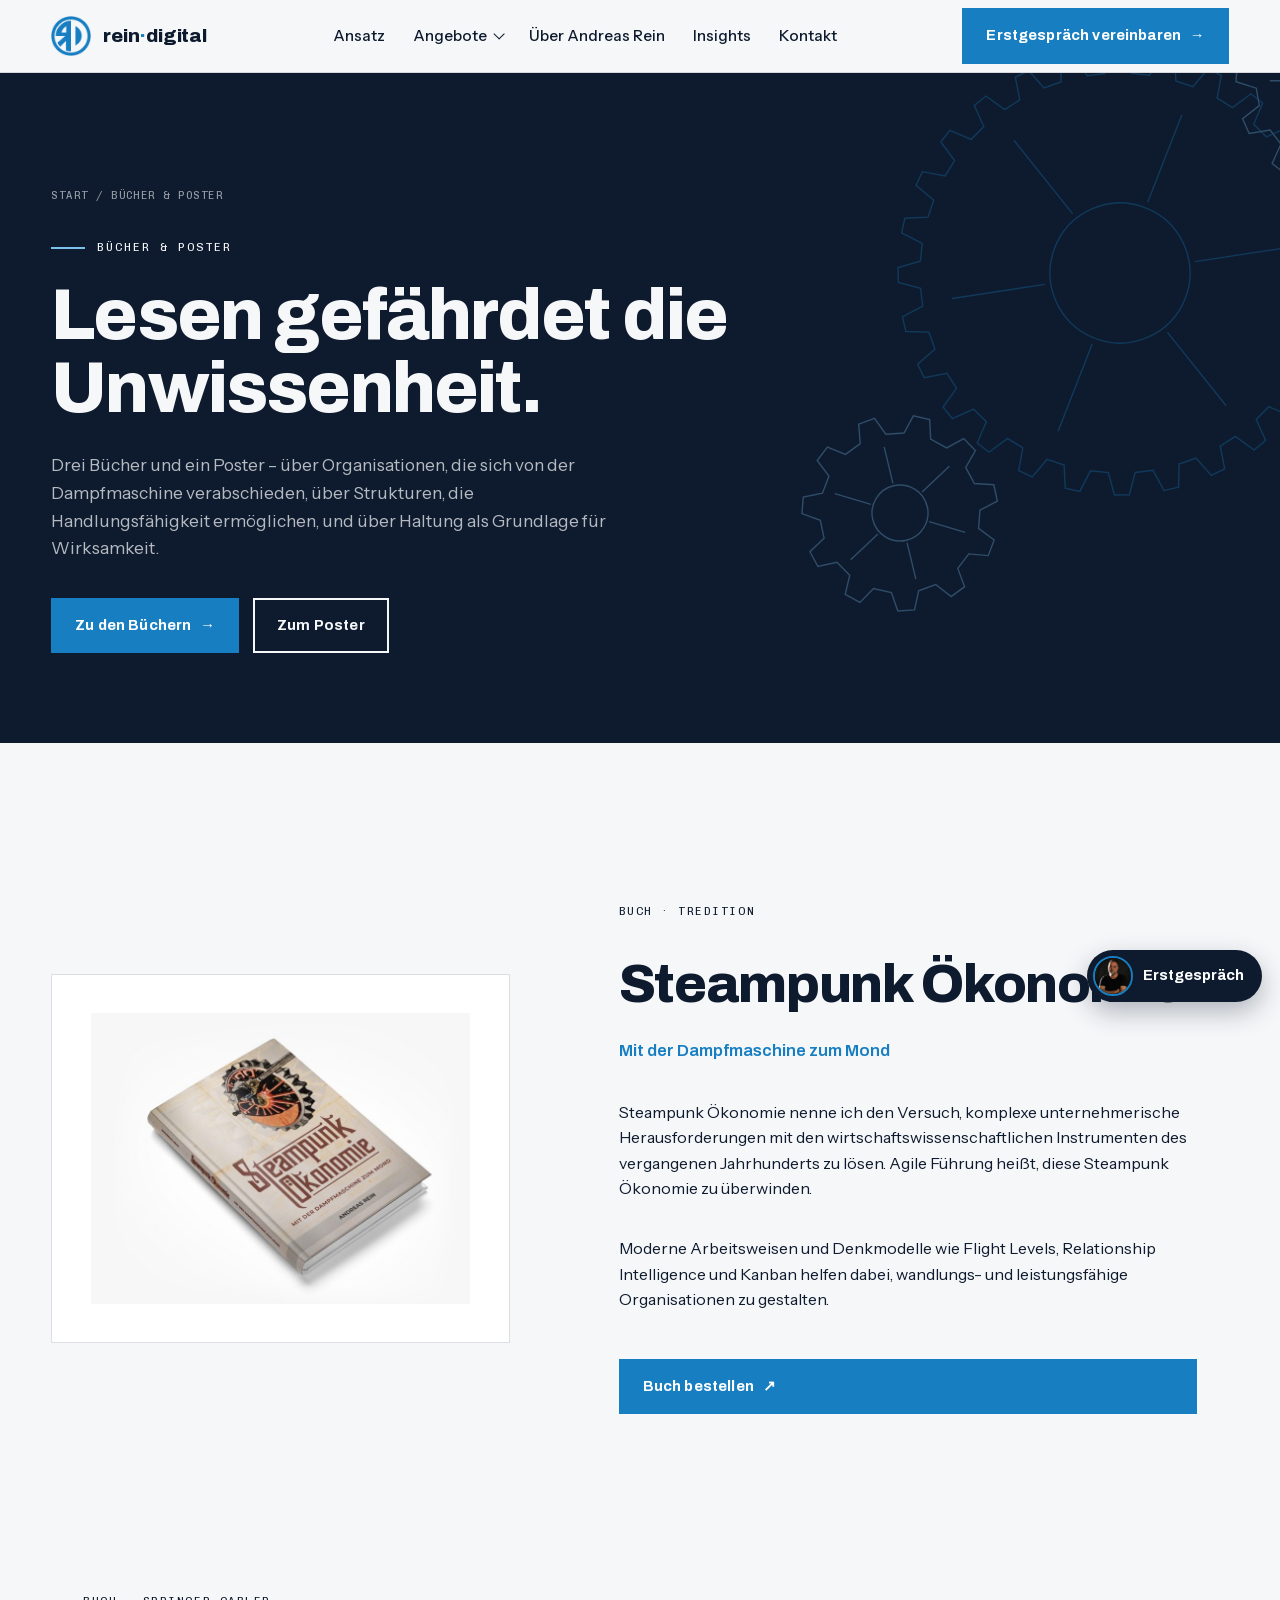
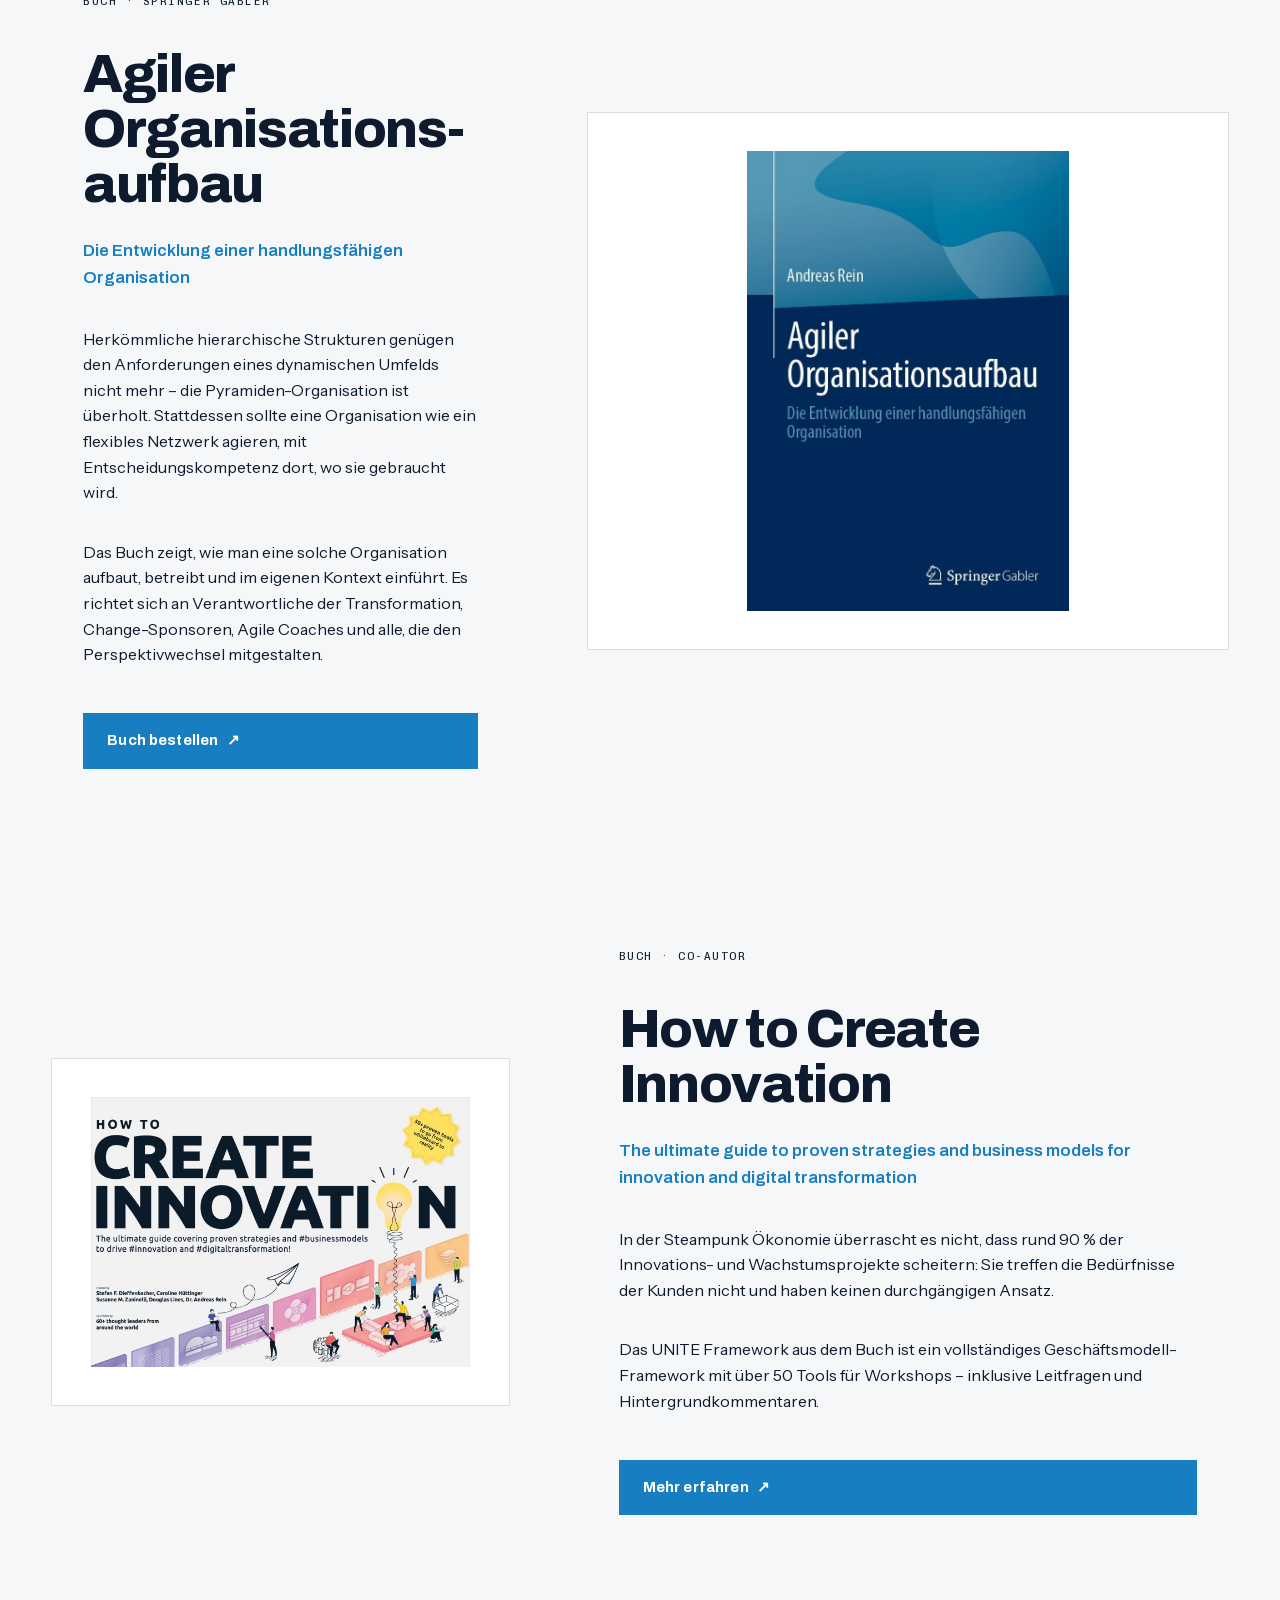
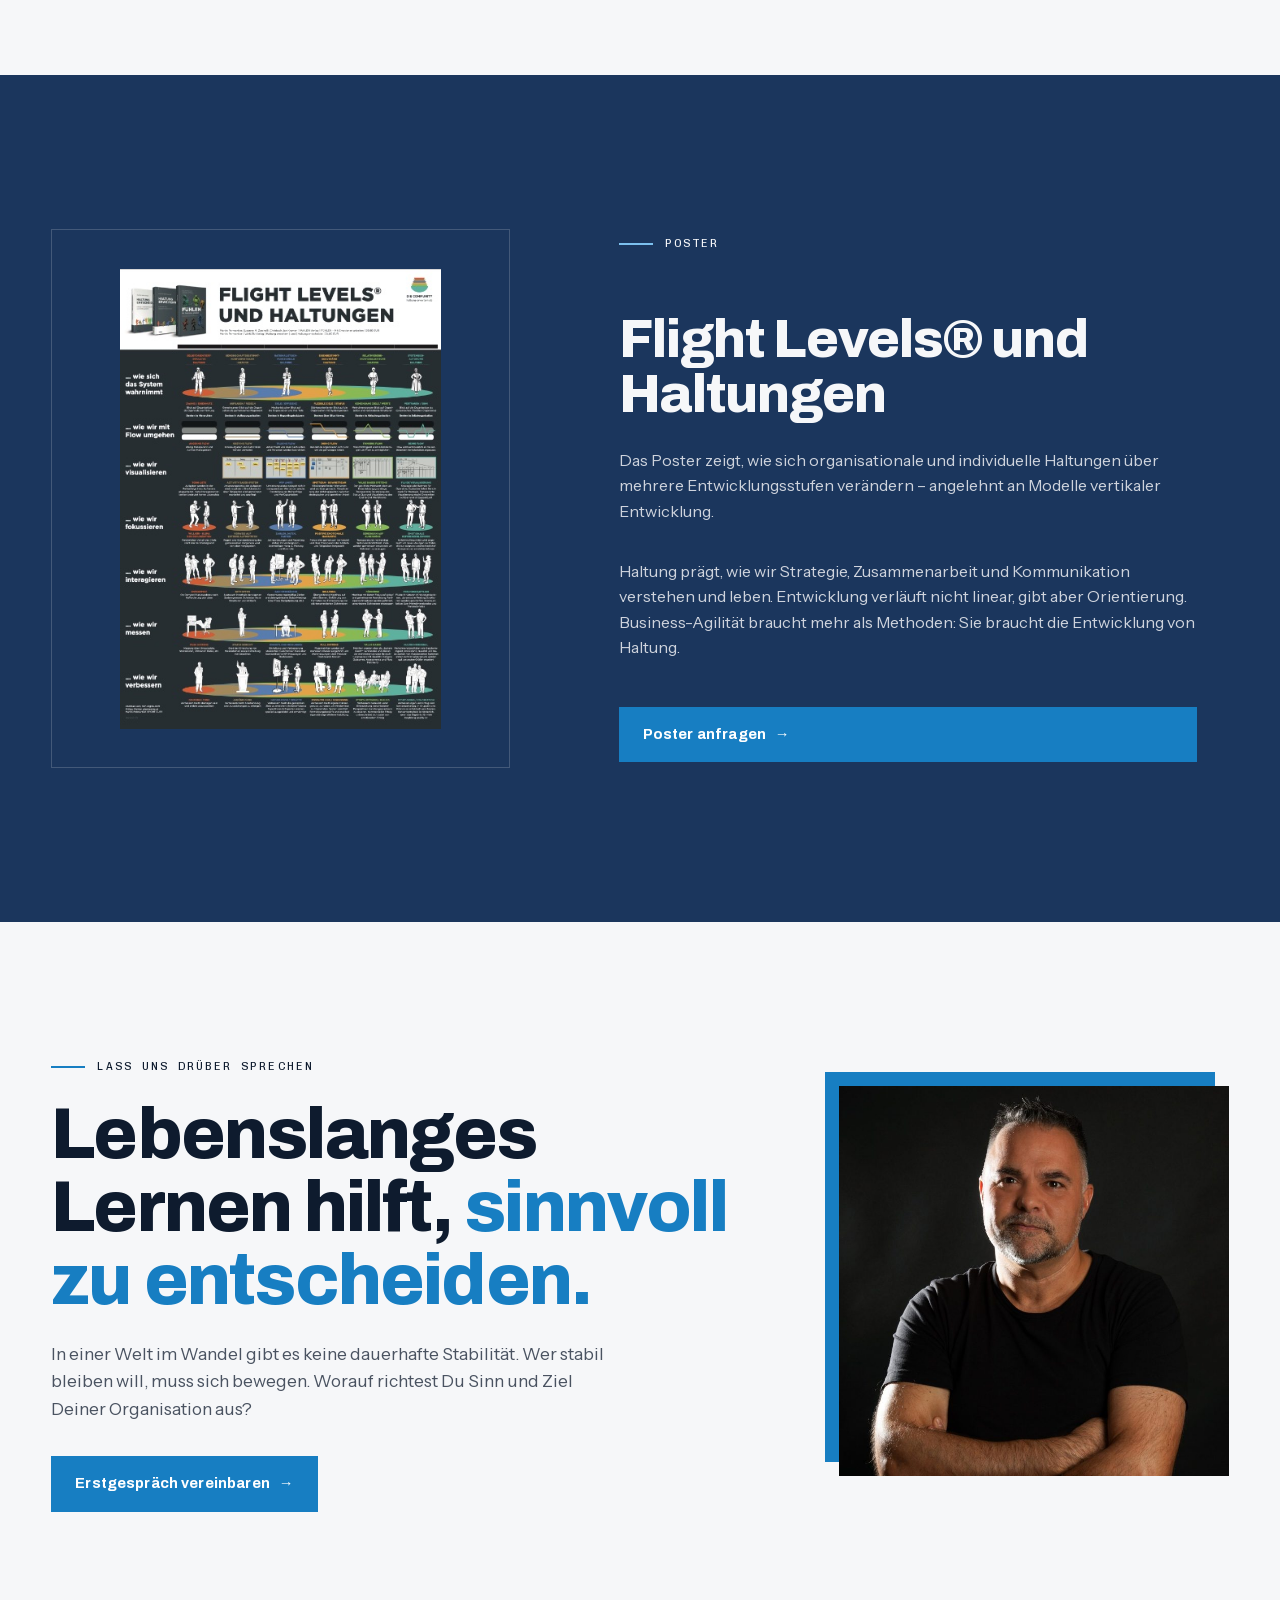
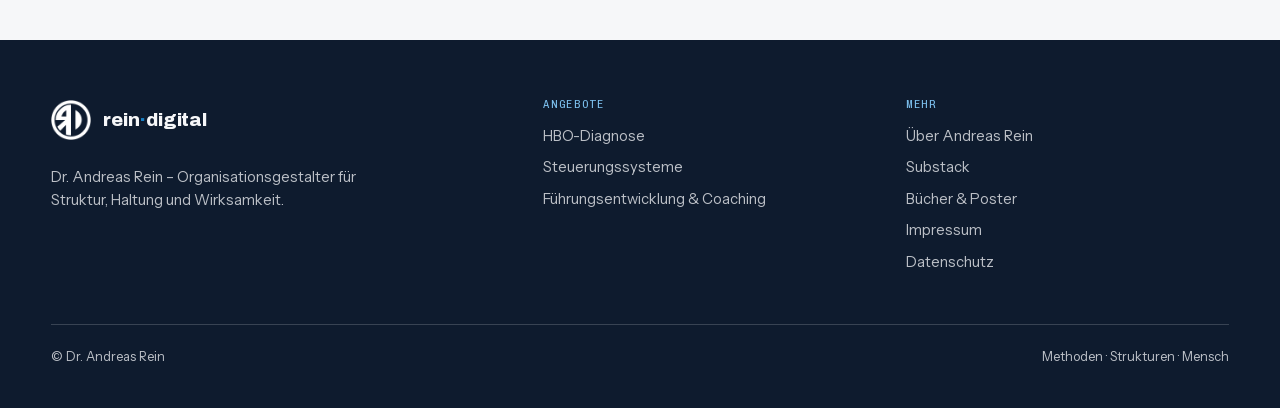
<file: buecher.html>
<!doctype html>
<html lang="de">
<head>
<meta charset="utf-8">
<meta name="robots" content="noindex,nofollow">
<meta name="viewport" content="width=device-width, initial-scale=1">
<title>Bücher & Poster – Dr. Andreas Rein</title>
<meta name="description" content="Bücher und Poster von Dr. Andreas Rein: Steampunk Ökonomie, Agiler Organisationsaufbau, How to Create Innovation und das Poster Flight Levels® und Haltungen.">
<link rel="stylesheet" href="assets/fonts.css?v=62">
<link rel="stylesheet" href="assets/site.css?v=62">
</head>
<body>

<header class="hdr">
  <div class="wrap">
    <a class="brand" href="index.html" aria-label="rein-digital Startseite"><span class="mark"><img src="assets/logo-mark.png" alt=""></span><span class="word">rein<span>·</span>digital</span></a>
    <ul class="nav">
      <li><a href="index.html#ansatz">Ansatz</a></li>
      <li class="dd"><button aria-expanded="false">Angebote</button>
        <div class="dd-menu">
          <a href="health-series.html"><b>HBO-Diagnose &amp; Transformationsbegleitung</b><small>Für Führungsteams mit Veränderungsvorhaben</small></a>
          <a href="flow-steuerung.html"><b>Steuerungssysteme</b><small>Flight Levels, OKR</small></a>
          <a href="haltung-fuehrung.html"><b>Führungsentwicklung &amp; Coaching</b><small>Für Führungskräfte und Teams mit unklaren Rollen</small></a>
        </div>
      </li>
      <li><a href="index.html#about">Über Andreas Rein</a></li>
      <li><a href="index.html#insights">Insights</a></li>
      <li><a href="index.html#termin">Kontakt</a></li>
      <li class="cta-m"><a class="btn primary" href="index.html#termin">Erstgespräch vereinbaren →</a></li>
    </ul>
    <a class="btn primary" href="index.html#termin">Erstgespräch vereinbaren <span class="arr">→</span></a>
    <button class="burger" aria-label="Menü" aria-expanded="false"><i></i></button>
  </div>
</header>

<main>

<section class="phero dark">
  <svg class="gears" viewBox="0 0 700 700" aria-hidden="true" style="right:-160px;top:-120px;width:min(700px,80vw);opacity:.3"></svg>
  <div class="wrap" style="position:relative">
    <div class="crumbs"><a href="index.html">Start</a> / Bücher &amp; Poster</div>
    <div class="eyebrow">Bücher &amp; Poster</div>
    <h1>Lesen gefährdet die Unwissenheit.</h1>
    <p class="lead">Drei Bücher und ein Poster – über Organisationen, die sich von der Dampfmaschine verabschieden, über Strukturen, die Handlungsfähigkeit ermöglichen, und über Haltung als Grundlage für Wirksamkeit.</p>
    <div class="hero-cta"><a class="btn primary" href="#steampunk">Zu den Büchern <span class="arr">→</span></a><a class="btn light" href="#poster">Zum Poster</a></div>
  </div>
</section>

<section class="sec" id="buecher">
  <div class="wrap bk-list">

    <article class="bk rv" id="steampunk">
      <div class="bk-cover"><img src="assets/img/buch-steampunk.jpg" alt="Buchcover Steampunk Ökonomie – Mit der Dampfmaschine zum Mond" loading="lazy"></div>
      <div class="bk-body">
        <span class="mono">Buch · tredition</span>
        <h2>Steampunk Ökonomie</h2>
        <p class="bk-sub">Mit der Dampfmaschine zum Mond</p>
        <p>Steampunk Ökonomie nenne ich den Versuch, komplexe unternehmerische Herausforderungen mit den wirtschaftswissenschaftlichen Instrumenten des vergangenen Jahrhunderts zu lösen. Agile Führung heißt, diese Steampunk Ökonomie zu überwinden.</p>
        <p>Moderne Arbeitsweisen und Denkmodelle wie Flight Levels, Relationship Intelligence und Kanban helfen dabei, wandlungs- und leistungsfähige Organisationen zu gestalten.</p>
        <a class="btn primary" href="https://shop.tredition.com/booktitle/Steampunk_%3fkonomie/W-1_154428" target="_blank" rel="noopener">Buch bestellen <span class="arr">↗</span></a>
      </div>
    </article>

    <article class="bk rv" id="organisationsaufbau">
      <div class="bk-cover"><img src="assets/img/buch-agil.jpg" alt="Buchcover Agiler Organisationsaufbau – Die Entwicklung einer handlungsfähigen Organisation" loading="lazy"></div>
      <div class="bk-body">
        <span class="mono">Buch · Springer Gabler</span>
        <h2>Agiler Organisations&shy;aufbau</h2>
        <p class="bk-sub">Die Entwicklung einer handlungsfähigen Organisation</p>
        <p>Herkömmliche hierarchische Strukturen genügen den Anforderungen eines dynamischen Umfelds nicht mehr – die Pyramiden-Organisation ist überholt. Stattdessen sollte eine Organisation wie ein flexibles Netzwerk agieren, mit Entscheidungskompetenz dort, wo sie gebraucht wird.</p>
        <p>Das Buch zeigt, wie man eine solche Organisation aufbaut, betreibt und im eigenen Kontext einführt. Es richtet sich an Verantwortliche der Transformation, Change-Sponsoren, Agile Coaches und alle, die den Perspektivwechsel mitgestalten.</p>
        <a class="btn primary" href="https://link.springer.com/book/10.1007/978-3-662-68146-6" target="_blank" rel="noopener">Buch bestellen <span class="arr">↗</span></a>
      </div>
    </article>

    <article class="bk rv" id="innovation">
      <div class="bk-cover wide"><img src="assets/img/buch-innovation.jpg" alt="Cover How to Create Innovation" loading="lazy"></div>
      <div class="bk-body">
        <span class="mono">Buch · Co-Autor</span>
        <h2>How to Create Innovation</h2>
        <p class="bk-sub">The ultimate guide to proven strategies and business models for innovation and digital transformation</p>
        <p>In der Steampunk Ökonomie überrascht es nicht, dass rund 90 % der Innovations- und Wachstumsprojekte scheitern: Sie treffen die Bedürfnisse der Kunden nicht und haben keinen durchgängigen Ansatz.</p>
        <p>Das UNITE Framework aus dem Buch ist ein vollständiges Geschäftsmodell-Framework mit über 50 Tools für Workshops – inklusive Leitfragen und Hintergrundkommentaren.</p>
        <a class="btn primary" href="https://digitalleadership.com/createinnovation/" target="_blank" rel="noopener">Mehr erfahren <span class="arr">↗</span></a>
      </div>
    </article>

  </div>
</section>

<section class="sec navy" id="poster">
  <div class="wrap bk bk-poster rv">
    <div class="bk-cover"><img src="assets/img/poster-haltungen.jpg" alt="Poster Flight Levels® und Haltungen" loading="lazy"></div>
    <div class="bk-body">
      <div class="eyebrow">Poster</div>
      <h2>Flight Levels® und Haltungen</h2>
      <p>Das Poster zeigt, wie sich organisationale und individuelle Haltungen über mehrere Entwicklungsstufen verändern – angelehnt an Modelle vertikaler Entwicklung.</p>
      <p>Haltung prägt, wie wir Strategie, Zusammenarbeit und Kommunikation verstehen und leben. Entwicklung verläuft nicht linear, gibt aber Orientierung. Business-Agilität braucht mehr als Methoden: Sie braucht die Entwicklung von Haltung.</p>
      <a class="btn primary" href="index.html#termin">Poster anfragen <span class="arr">→</span></a>
    </div>
  </div>
</section>

<section class="sec cta" id="kontakt">
  <div class="wrap cta-grid">
    <div class="rv">
      <div class="eyebrow">Lass uns drüber sprechen</div>
      <h2>Lebenslanges Lernen hilft, <span>sinnvoll zu entscheiden.</span></h2>
      <p class="lead">In einer Welt im Wandel gibt es keine dauerhafte Stabilität. Wer stabil bleiben will, muss sich bewegen. Worauf richtest Du Sinn und Ziel Deiner Organisation aus?</p>
      <div class="btns"><a class="btn primary" href="index.html#termin">Erstgespräch vereinbaren <span class="arr">→</span></a></div>
    </div>
    <div class="cta-photo rv"><img src="assets/img/p2.jpg" alt="Dr. Andreas Rein"></div>
  </div>
</section>
</main>

<footer>
  <div class="wrap">
    <div class="foot">
      <div><a class="brand" href="index.html"><span class="mark"><img src="assets/logo-mark.png" alt=""></span><span class="word">rein<span>·</span>digital</span></a><p style="margin-top:18px;max-width:34ch">Dr. Andreas Rein – Organisationsgestalter für Struktur, Haltung und Wirksamkeit.</p></div>
      <div><h4>Angebote</h4><ul><li><a href="health-series.html">HBO-Diagnose</a></li><li><a href="flow-steuerung.html">Steuerungssysteme</a></li><li><a href="haltung-fuehrung.html">Führungsentwicklung &amp; Coaching</a></li></ul></div>
      <div><h4>Mehr</h4><ul><li><a href="index.html#about">Über Andreas Rein</a></li><li><a href="https://www.haltungsbasiert.org" target="_blank" rel="noopener">Substack</a></li><li><a href="buecher.html">Bücher &amp; Poster</a></li><li><a href="impressum.html">Impressum</a></li><li><a href="datenschutz.html">Datenschutz</a></li></ul></div>
    </div>
    <div class="foot-bottom"><span>© Dr. Andreas Rein</span><span>Methoden · Strukturen · Mensch</span></div>
  </div>
</footer>
<a class="talk-fab" href="index.html#termin" aria-label="Erstgespräch vereinbaren"><img src="assets/img/p2.jpg" alt=""><span>Erstgespräch</span></a>
<script src="assets/site.js?v=62"></script>
</body>
</html>
</file>
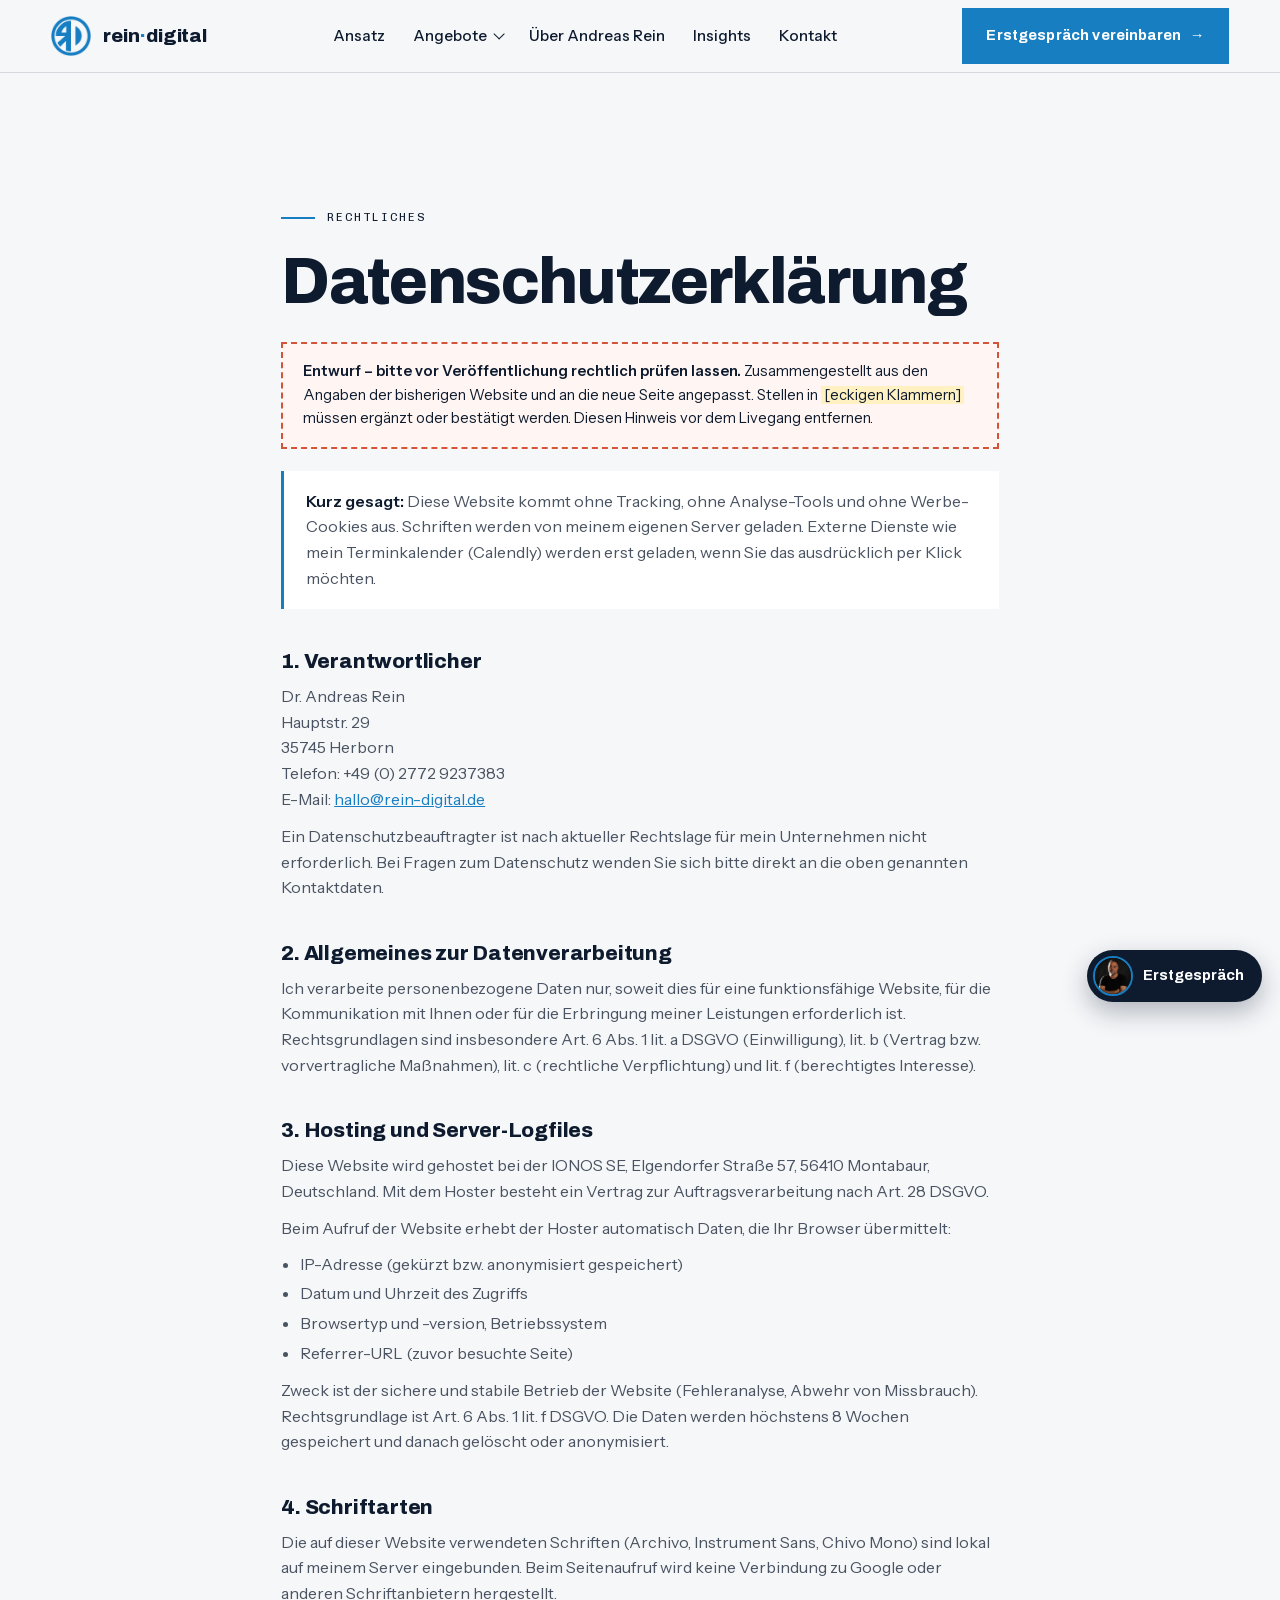
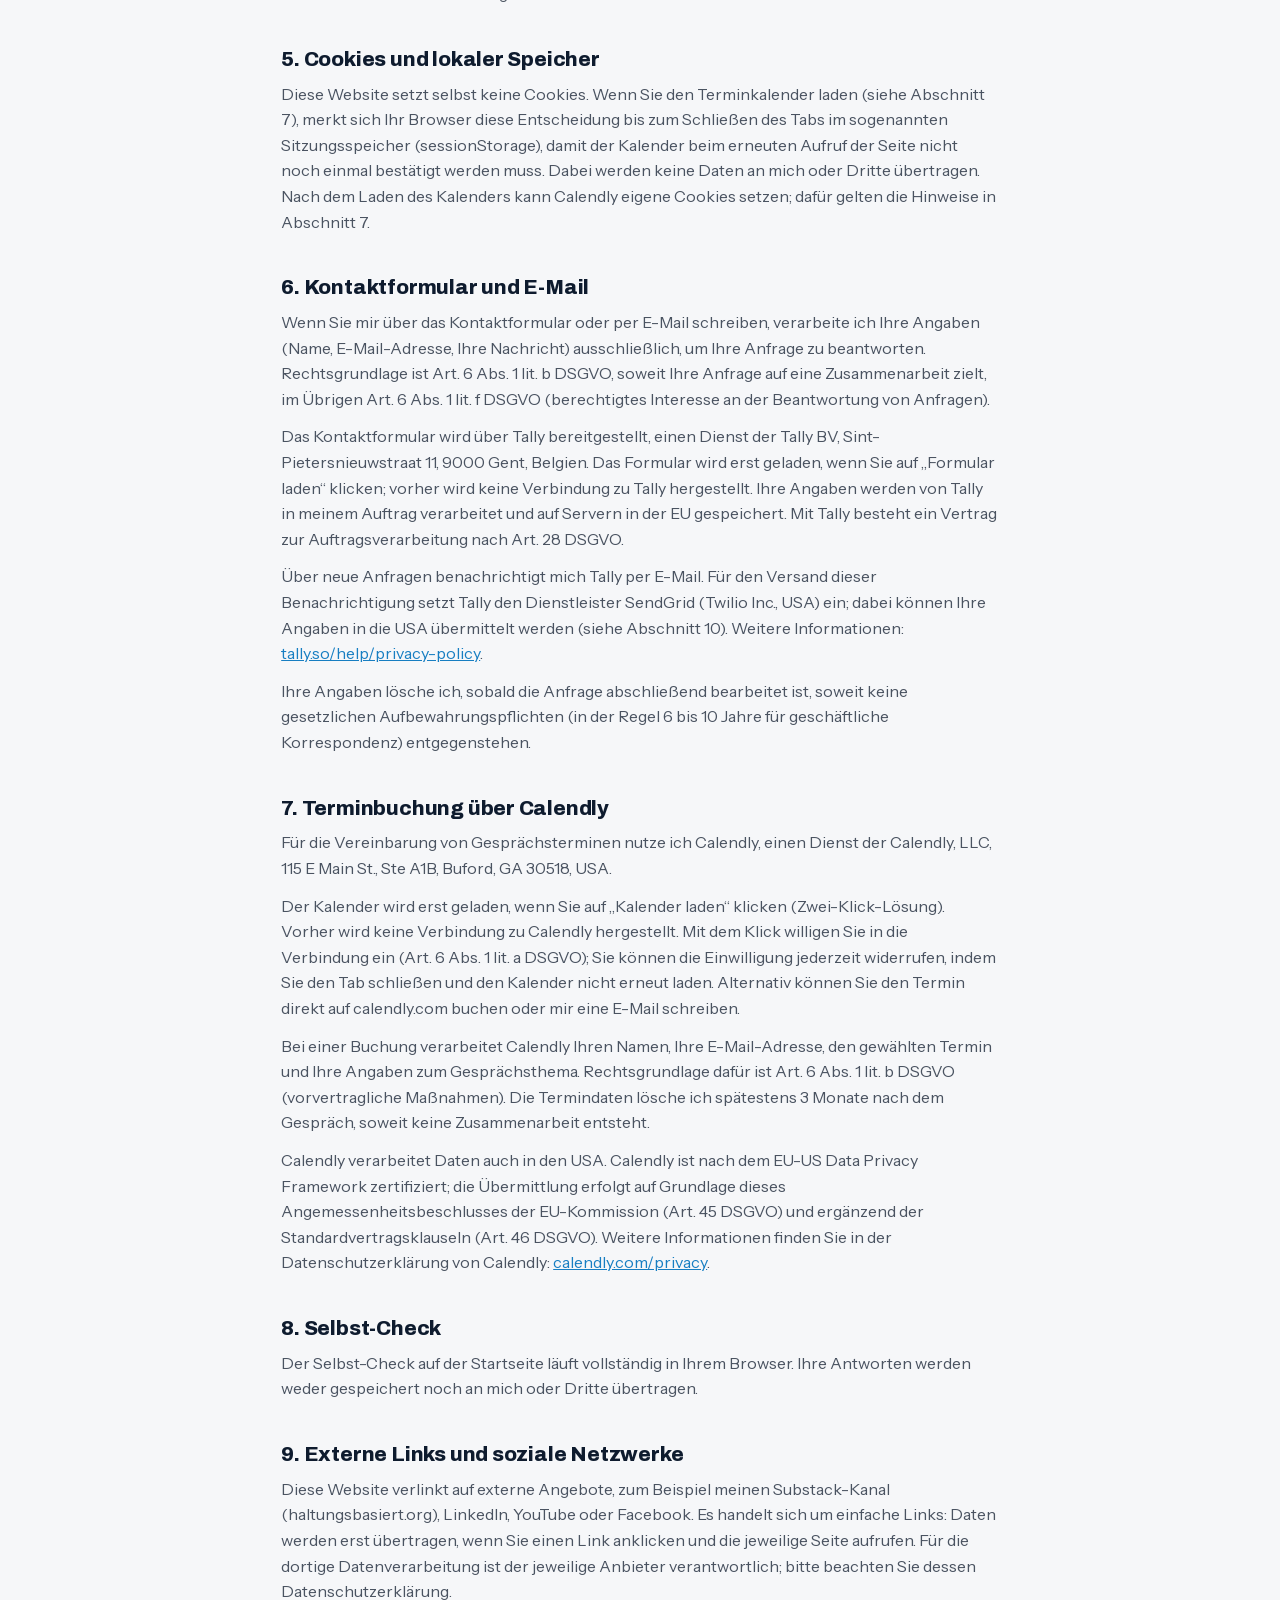
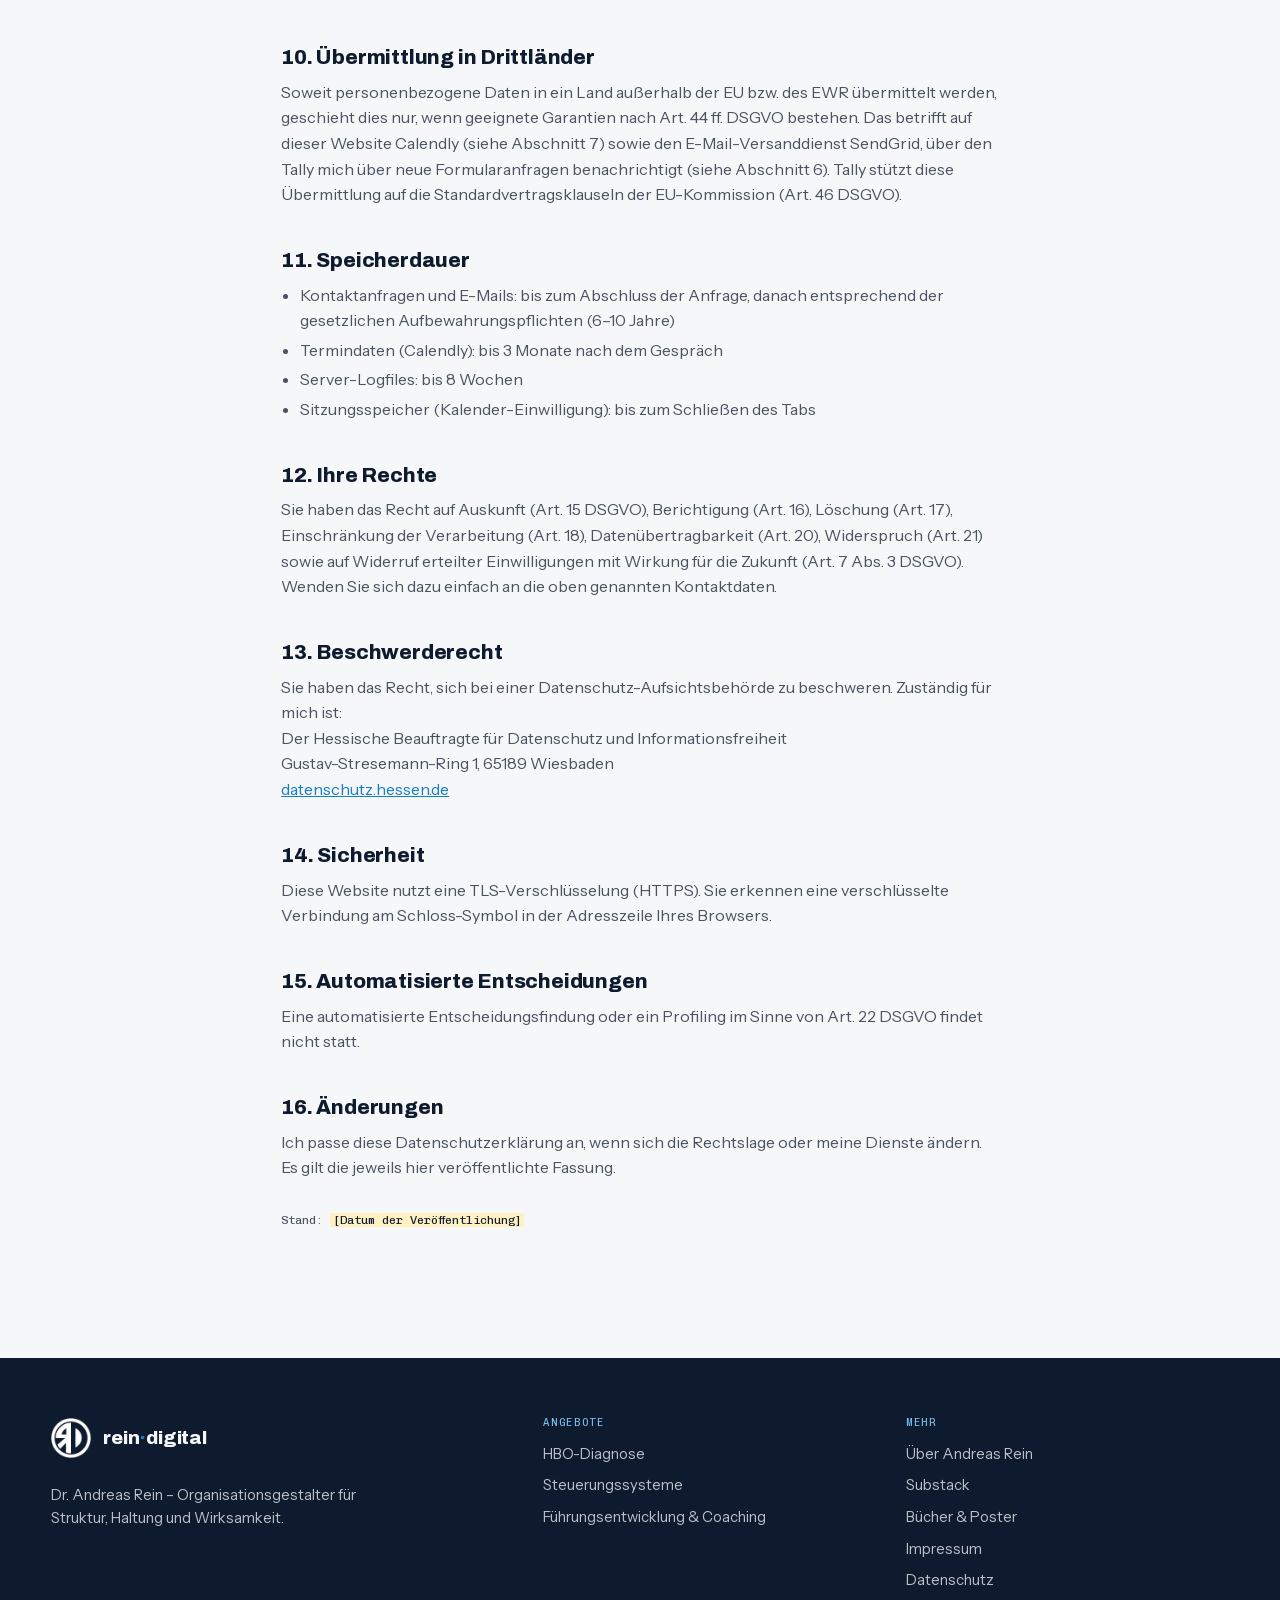
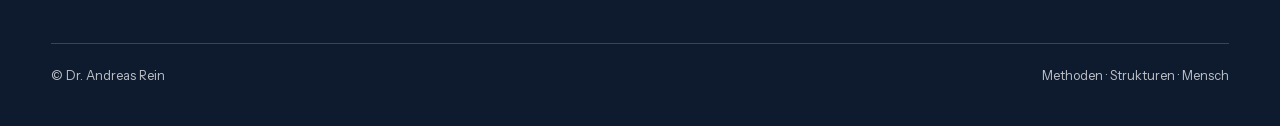
<file: datenschutz.html>
<!doctype html>
<html lang="de">
<head>
<meta charset="utf-8">
<meta name="robots" content="noindex,nofollow">
<meta name="viewport" content="width=device-width, initial-scale=1">
<title>Datenschutzerklärung – Dr. Andreas Rein</title>
<meta name="description" content="Datenschutzerklärung von rein-digital.com.">
<link rel="stylesheet" href="assets/fonts.css?v=62">
<link rel="stylesheet" href="assets/site.css?v=62">
</head>
<body>

<header class="hdr">
  <div class="wrap">
    <a class="brand" href="index.html" aria-label="rein-digital Startseite"><span class="mark"><img src="assets/logo-mark.png" alt=""></span><span class="word">rein<span>·</span>digital</span></a>
    <ul class="nav">
      <li><a href="index.html#ansatz">Ansatz</a></li>
      <li class="dd"><button aria-expanded="false">Angebote</button>
        <div class="dd-menu">
          <a href="health-series.html"><b>HBO-Diagnose &amp; Transformationsbegleitung</b><small>Für Führungsteams mit Veränderungsvorhaben</small></a>
          <a href="flow-steuerung.html"><b>Steuerungssysteme</b><small>Flight Levels, OKR</small></a>
          <a href="haltung-fuehrung.html"><b>Führungsentwicklung &amp; Coaching</b><small>Für Führungskräfte und Teams mit unklaren Rollen</small></a>
        </div>
      </li>
      <li><a href="index.html#about">Über Andreas Rein</a></li>
      <li><a href="index.html#insights">Insights</a></li>
      <li><a href="index.html#termin">Kontakt</a></li>
      <li class="cta-m"><a class="btn primary" href="index.html#termin">Erstgespräch vereinbaren →</a></li>
    </ul>
    <a class="btn primary" href="index.html#termin">Erstgespräch vereinbaren <span class="arr">→</span></a>
    <button class="burger" aria-label="Menü" aria-expanded="false"><i></i></button>
  </div>
</header>

<main>
<section class="sec legal">
  <div class="wrap">
    <div class="eyebrow">Rechtliches</div>
    <h1>Datenschutz&shy;erklärung</h1>
    <div class="draft"><b>Entwurf – bitte vor Veröffentlichung rechtlich prüfen lassen.</b> Zusammengestellt aus den Angaben der bisherigen Website und an die neue Seite angepasst. Stellen in <mark>[eckigen Klammern]</mark> müssen ergänzt oder bestätigt werden. Diesen Hinweis vor dem Livegang entfernen.</div>

    <div class="legal-intro"><b>Kurz gesagt:</b> Diese Website kommt ohne Tracking, ohne Analyse-Tools und ohne Werbe-Cookies aus. Schriften werden von meinem eigenen Server geladen. Externe Dienste wie mein Terminkalender (Calendly) werden erst geladen, wenn Sie das ausdrücklich per Klick möchten.</div>

    <h2>1. Verantwortlicher</h2>
    <p>Dr. Andreas Rein<br>Hauptstr. 29<br>35745 Herborn<br>Telefon: +49 (0) 2772 9237383<br>E-Mail: <a href="mailto:hallo@rein-digital.de">hallo@rein-digital.de</a></p>
    <p>Ein Datenschutzbeauftragter ist nach aktueller Rechtslage für mein Unternehmen nicht erforderlich. Bei Fragen zum Datenschutz wenden Sie sich bitte direkt an die oben genannten Kontaktdaten.</p>

    <h2>2. Allgemeines zur Datenverarbeitung</h2>
    <p>Ich verarbeite personenbezogene Daten nur, soweit dies für eine funktionsfähige Website, für die Kommunikation mit Ihnen oder für die Erbringung meiner Leistungen erforderlich ist. Rechtsgrundlagen sind insbesondere Art. 6 Abs. 1 lit. a DSGVO (Einwilligung), lit. b (Vertrag bzw. vorvertragliche Maßnahmen), lit. c (rechtliche Verpflichtung) und lit. f (berechtigtes Interesse).</p>

    <h2>3. Hosting und Server-Logfiles</h2>
    <p>Diese Website wird gehostet bei der IONOS SE, Elgendorfer Straße 57, 56410 Montabaur, Deutschland. Mit dem Hoster besteht ein Vertrag zur Auftragsverarbeitung nach Art. 28 DSGVO.</p>
    <p>Beim Aufruf der Website erhebt der Hoster automatisch Daten, die Ihr Browser übermittelt:</p>
    <ul><li>IP-Adresse (gekürzt bzw. anonymisiert gespeichert)</li><li>Datum und Uhrzeit des Zugriffs</li><li>Browsertyp und -version, Betriebssystem</li><li>Referrer-URL (zuvor besuchte Seite)</li></ul>
    <p>Zweck ist der sichere und stabile Betrieb der Website (Fehleranalyse, Abwehr von Missbrauch). Rechtsgrundlage ist Art. 6 Abs. 1 lit. f DSGVO. Die Daten werden höchstens 8 Wochen gespeichert und danach gelöscht oder anonymisiert.</p>

    <h2>4. Schriftarten</h2>
    <p>Die auf dieser Website verwendeten Schriften (Archivo, Instrument Sans, Chivo Mono) sind lokal auf meinem Server eingebunden. Beim Seitenaufruf wird keine Verbindung zu Google oder anderen Schriftanbietern hergestellt.</p>

    <h2>5. Cookies und lokaler Speicher</h2>
    <p>Diese Website setzt selbst keine Cookies. Wenn Sie den Terminkalender laden (siehe Abschnitt 7), merkt sich Ihr Browser diese Entscheidung bis zum Schließen des Tabs im sogenannten Sitzungsspeicher (sessionStorage), damit der Kalender beim erneuten Aufruf der Seite nicht noch einmal bestätigt werden muss. Dabei werden keine Daten an mich oder Dritte übertragen. Nach dem Laden des Kalenders kann Calendly eigene Cookies setzen; dafür gelten die Hinweise in Abschnitt 7.</p>

    <h2>6. Kontaktformular und E-Mail</h2>
    <p>Wenn Sie mir über das Kontaktformular oder per E-Mail schreiben, verarbeite ich Ihre Angaben (Name, E-Mail-Adresse, Ihre Nachricht) ausschließlich, um Ihre Anfrage zu beantworten. Rechtsgrundlage ist Art. 6 Abs. 1 lit. b DSGVO, soweit Ihre Anfrage auf eine Zusammenarbeit zielt, im Übrigen Art. 6 Abs. 1 lit. f DSGVO (berechtigtes Interesse an der Beantwortung von Anfragen).</p>
    <p>Das Kontaktformular wird über Tally bereitgestellt, einen Dienst der Tally BV, Sint-Pietersnieuwstraat 11, 9000 Gent, Belgien. Das Formular wird erst geladen, wenn Sie auf „Formular laden“ klicken; vorher wird keine Verbindung zu Tally hergestellt. Ihre Angaben werden von Tally in meinem Auftrag verarbeitet und auf Servern in der EU gespeichert. Mit Tally besteht ein Vertrag zur Auftragsverarbeitung nach Art. 28 DSGVO.</p>
    <p>Über neue Anfragen benachrichtigt mich Tally per E-Mail. Für den Versand dieser Benachrichtigung setzt Tally den Dienstleister SendGrid (Twilio Inc., USA) ein; dabei können Ihre Angaben in die USA übermittelt werden (siehe Abschnitt 10). Weitere Informationen: <a href="https://tally.so/help/privacy-policy" target="_blank" rel="noopener">tally.so/help/privacy-policy</a>.</p>
    <p>Ihre Angaben lösche ich, sobald die Anfrage abschließend bearbeitet ist, soweit keine gesetzlichen Aufbewahrungspflichten (in der Regel 6 bis 10 Jahre für geschäftliche Korrespondenz) entgegenstehen.</p>

    <h2>7. Terminbuchung über Calendly</h2>
    <p>Für die Vereinbarung von Gesprächsterminen nutze ich Calendly, einen Dienst der Calendly, LLC, 115 E Main St., Ste A1B, Buford, GA 30518, USA.</p>
    <p>Der Kalender wird erst geladen, wenn Sie auf „Kalender laden“ klicken (Zwei-Klick-Lösung). Vorher wird keine Verbindung zu Calendly hergestellt. Mit dem Klick willigen Sie in die Verbindung ein (Art. 6 Abs. 1 lit. a DSGVO); Sie können die Einwilligung jederzeit widerrufen, indem Sie den Tab schließen und den Kalender nicht erneut laden. Alternativ können Sie den Termin direkt auf calendly.com buchen oder mir eine E-Mail schreiben.</p>
    <p>Bei einer Buchung verarbeitet Calendly Ihren Namen, Ihre E-Mail-Adresse, den gewählten Termin und Ihre Angaben zum Gesprächsthema. Rechtsgrundlage dafür ist Art. 6 Abs. 1 lit. b DSGVO (vorvertragliche Maßnahmen). Die Termindaten lösche ich spätestens 3 Monate nach dem Gespräch, soweit keine Zusammenarbeit entsteht.</p>
    <p>Calendly verarbeitet Daten auch in den USA. Calendly ist nach dem EU-US Data Privacy Framework zertifiziert; die Übermittlung erfolgt auf Grundlage dieses Angemessenheitsbeschlusses der EU-Kommission (Art. 45 DSGVO) und ergänzend der Standardvertragsklauseln (Art. 46 DSGVO). Weitere Informationen finden Sie in der Datenschutzerklärung von Calendly: <a href="https://calendly.com/privacy" target="_blank" rel="noopener">calendly.com/privacy</a>.</p>

    <h2>8. Selbst-Check</h2>
    <p>Der Selbst-Check auf der Startseite läuft vollständig in Ihrem Browser. Ihre Antworten werden weder gespeichert noch an mich oder Dritte übertragen.</p>

    <h2>9. Externe Links und soziale Netzwerke</h2>
    <p>Diese Website verlinkt auf externe Angebote, zum Beispiel meinen Substack-Kanal (haltungsbasiert.org), LinkedIn, YouTube oder Facebook. Es handelt sich um einfache Links: Daten werden erst übertragen, wenn Sie einen Link anklicken und die jeweilige Seite aufrufen. Für die dortige Datenverarbeitung ist der jeweilige Anbieter verantwortlich; bitte beachten Sie dessen Datenschutzerklärung.</p>

    <h2>10. Übermittlung in Drittländer</h2>
    <p>Soweit personenbezogene Daten in ein Land außerhalb der EU bzw. des EWR übermittelt werden, geschieht dies nur, wenn geeignete Garantien nach Art. 44 ff. DSGVO bestehen. Das betrifft auf dieser Website Calendly (siehe Abschnitt 7) sowie den E-Mail-Versanddienst SendGrid, über den Tally mich über neue Formularanfragen benachrichtigt (siehe Abschnitt 6). Tally stützt diese Übermittlung auf die Standardvertragsklauseln der EU-Kommission (Art. 46 DSGVO).</p>

    <h2>11. Speicherdauer</h2>
    <ul><li>Kontaktanfragen und E-Mails: bis zum Abschluss der Anfrage, danach entsprechend der gesetzlichen Aufbewahrungspflichten (6–10 Jahre)</li><li>Termindaten (Calendly): bis 3 Monate nach dem Gespräch</li><li>Server-Logfiles: bis 8 Wochen</li><li>Sitzungsspeicher (Kalender-Einwilligung): bis zum Schließen des Tabs</li></ul>

    <h2>12. Ihre Rechte</h2>
    <p>Sie haben das Recht auf Auskunft (Art. 15 DSGVO), Berichtigung (Art. 16), Löschung (Art. 17), Einschränkung der Verarbeitung (Art. 18), Datenübertragbarkeit (Art. 20), Widerspruch (Art. 21) sowie auf Widerruf erteilter Einwilligungen mit Wirkung für die Zukunft (Art. 7 Abs. 3 DSGVO). Wenden Sie sich dazu einfach an die oben genannten Kontaktdaten.</p>

    <h2>13. Beschwerderecht</h2>
    <p>Sie haben das Recht, sich bei einer Datenschutz-Aufsichtsbehörde zu beschweren. Zuständig für mich ist:<br>Der Hessische Beauftragte für Datenschutz und Informationsfreiheit<br>Gustav-Stresemann-Ring 1, 65189 Wiesbaden<br><a href="https://datenschutz.hessen.de" target="_blank" rel="noopener">datenschutz.hessen.de</a></p>

    <h2>14. Sicherheit</h2>
    <p>Diese Website nutzt eine TLS-Verschlüsselung (HTTPS). Sie erkennen eine verschlüsselte Verbindung am Schloss-Symbol in der Adresszeile Ihres Browsers.</p>

    <h2>15. Automatisierte Entscheidungen</h2>
    <p>Eine automatisierte Entscheidungsfindung oder ein Profiling im Sinne von Art. 22 DSGVO findet nicht statt.</p>

    <h2>16. Änderungen</h2>
    <p>Ich passe diese Datenschutzerklärung an, wenn sich die Rechtslage oder meine Dienste ändern. Es gilt die jeweils hier veröffentlichte Fassung.</p>
    <p class="legal-date">Stand: <mark>[Datum der Veröffentlichung]</mark></p>
  </div>
</section>
</main>

<footer>
  <div class="wrap">
    <div class="foot">
      <div><a class="brand" href="index.html"><span class="mark"><img src="assets/logo-mark.png" alt=""></span><span class="word">rein<span>·</span>digital</span></a><p style="margin-top:18px;max-width:34ch">Dr. Andreas Rein – Organisationsgestalter für Struktur, Haltung und Wirksamkeit.</p></div>
      <div><h4>Angebote</h4><ul><li><a href="health-series.html">HBO-Diagnose</a></li><li><a href="flow-steuerung.html">Steuerungssysteme</a></li><li><a href="haltung-fuehrung.html">Führungsentwicklung &amp; Coaching</a></li></ul></div>
      <div><h4>Mehr</h4><ul><li><a href="index.html#about">Über Andreas Rein</a></li><li><a href="https://www.haltungsbasiert.org" target="_blank" rel="noopener">Substack</a></li><li><a href="buecher.html">Bücher &amp; Poster</a></li><li><a href="impressum.html">Impressum</a></li><li><a href="datenschutz.html">Datenschutz</a></li></ul></div>
    </div>
    <div class="foot-bottom"><span>© Dr. Andreas Rein</span><span>Methoden · Strukturen · Mensch</span></div>
  </div>
</footer>
<a class="talk-fab" href="index.html#termin" aria-label="Erstgespräch vereinbaren"><img src="assets/img/p2.jpg" alt=""><span>Erstgespräch</span></a>
<script src="assets/site.js?v=62"></script>
</body>
</html>
</file>
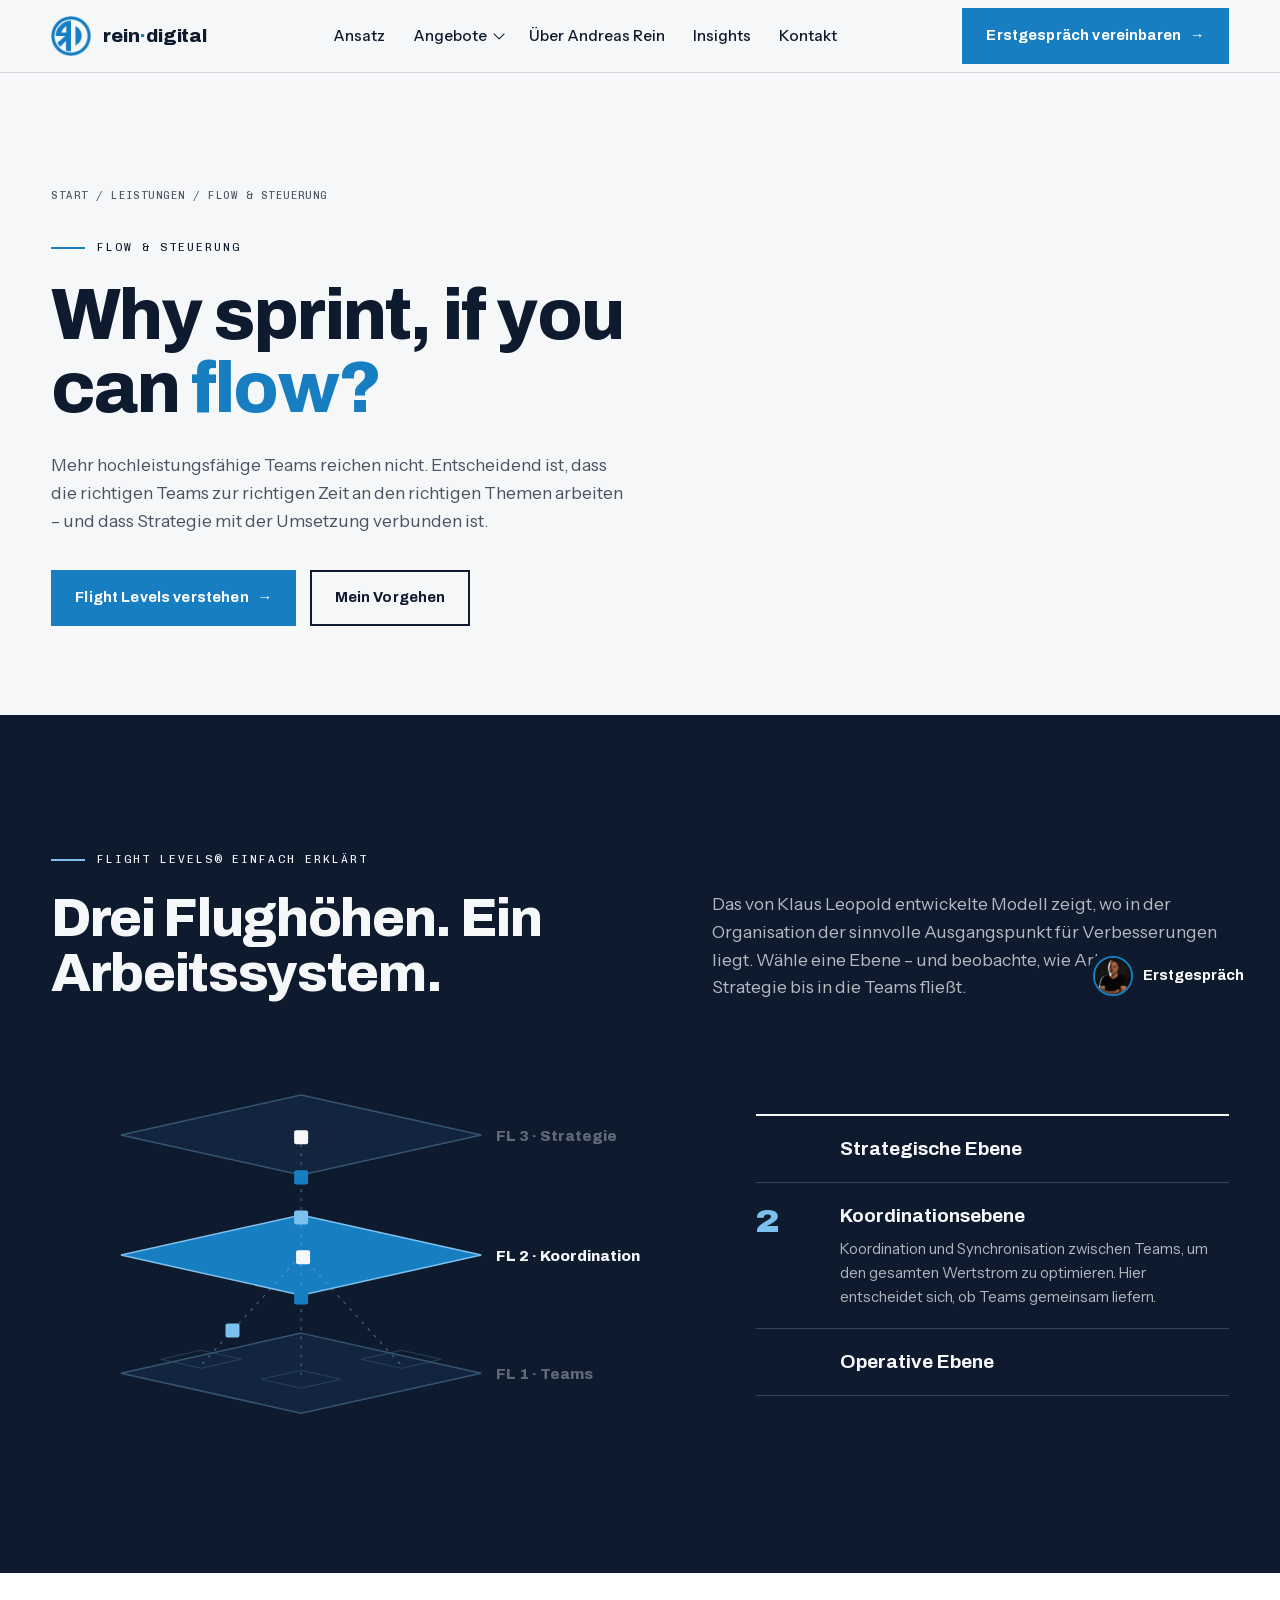
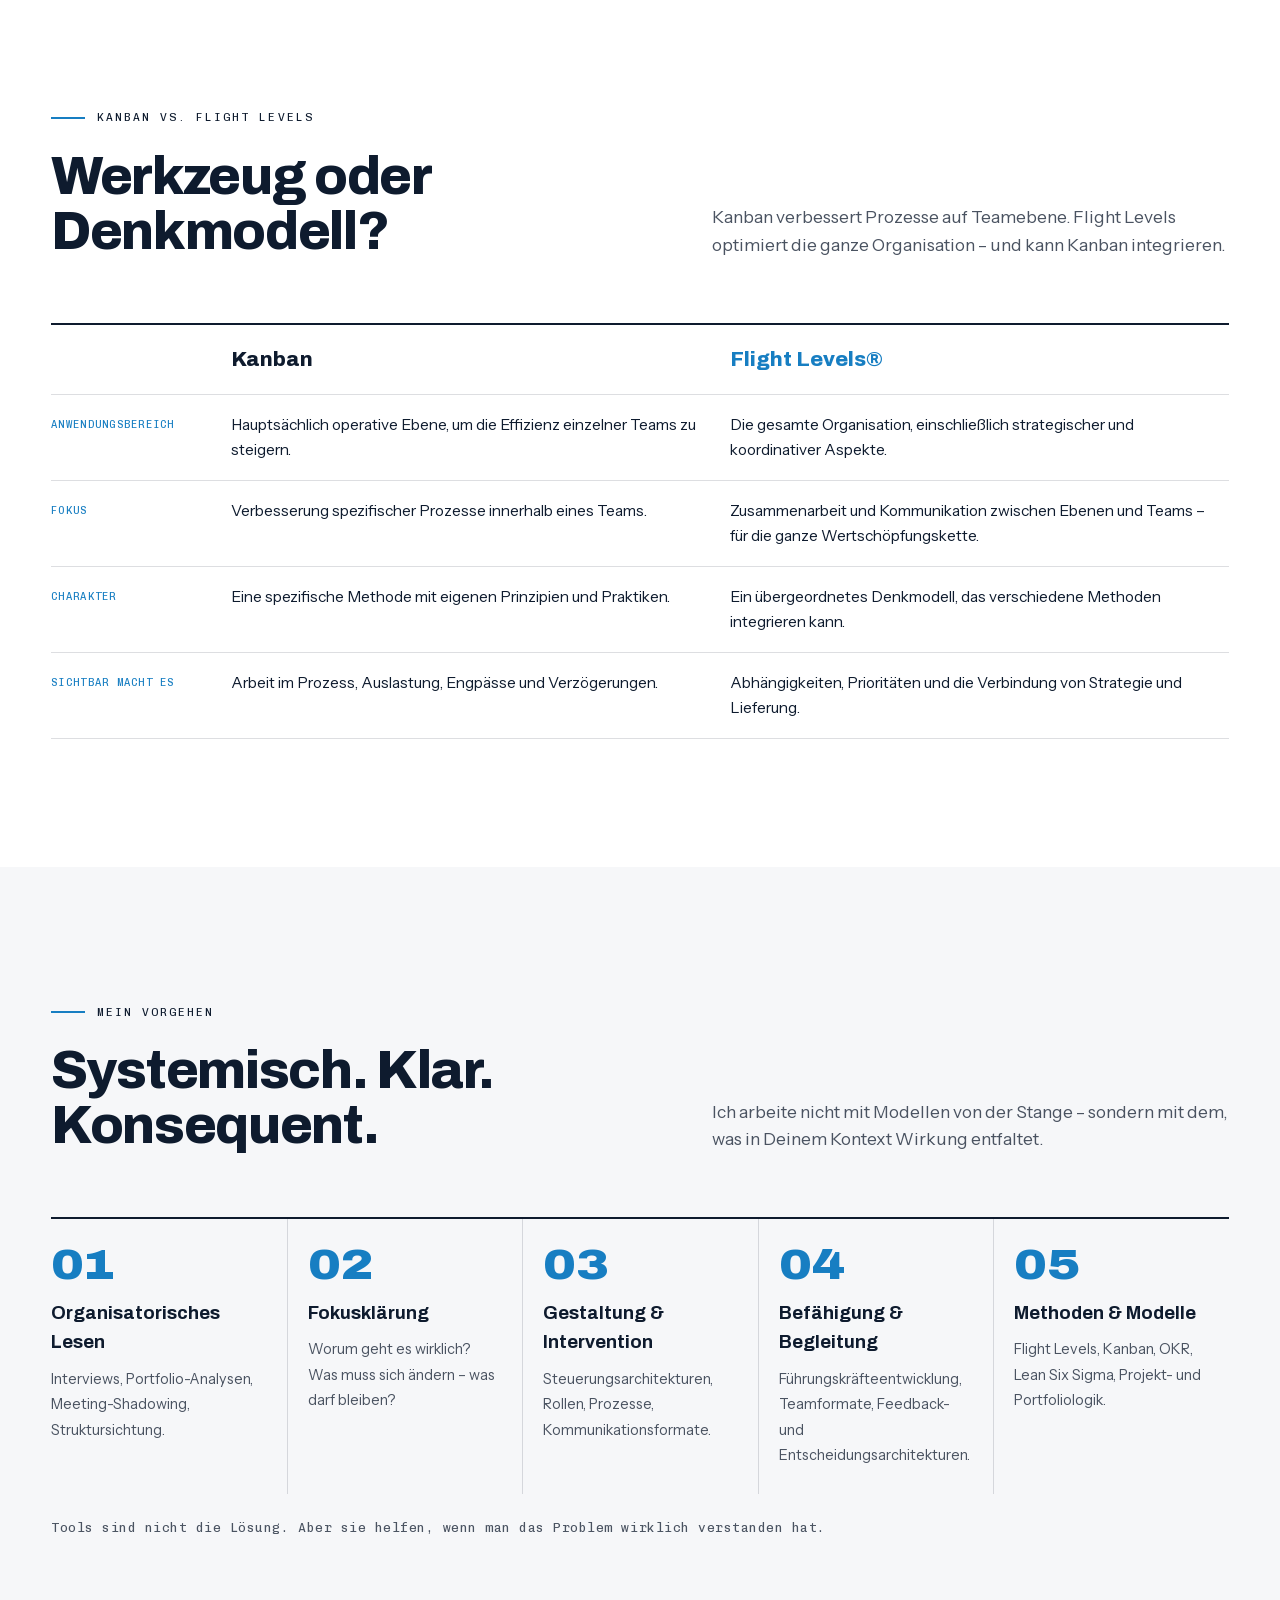
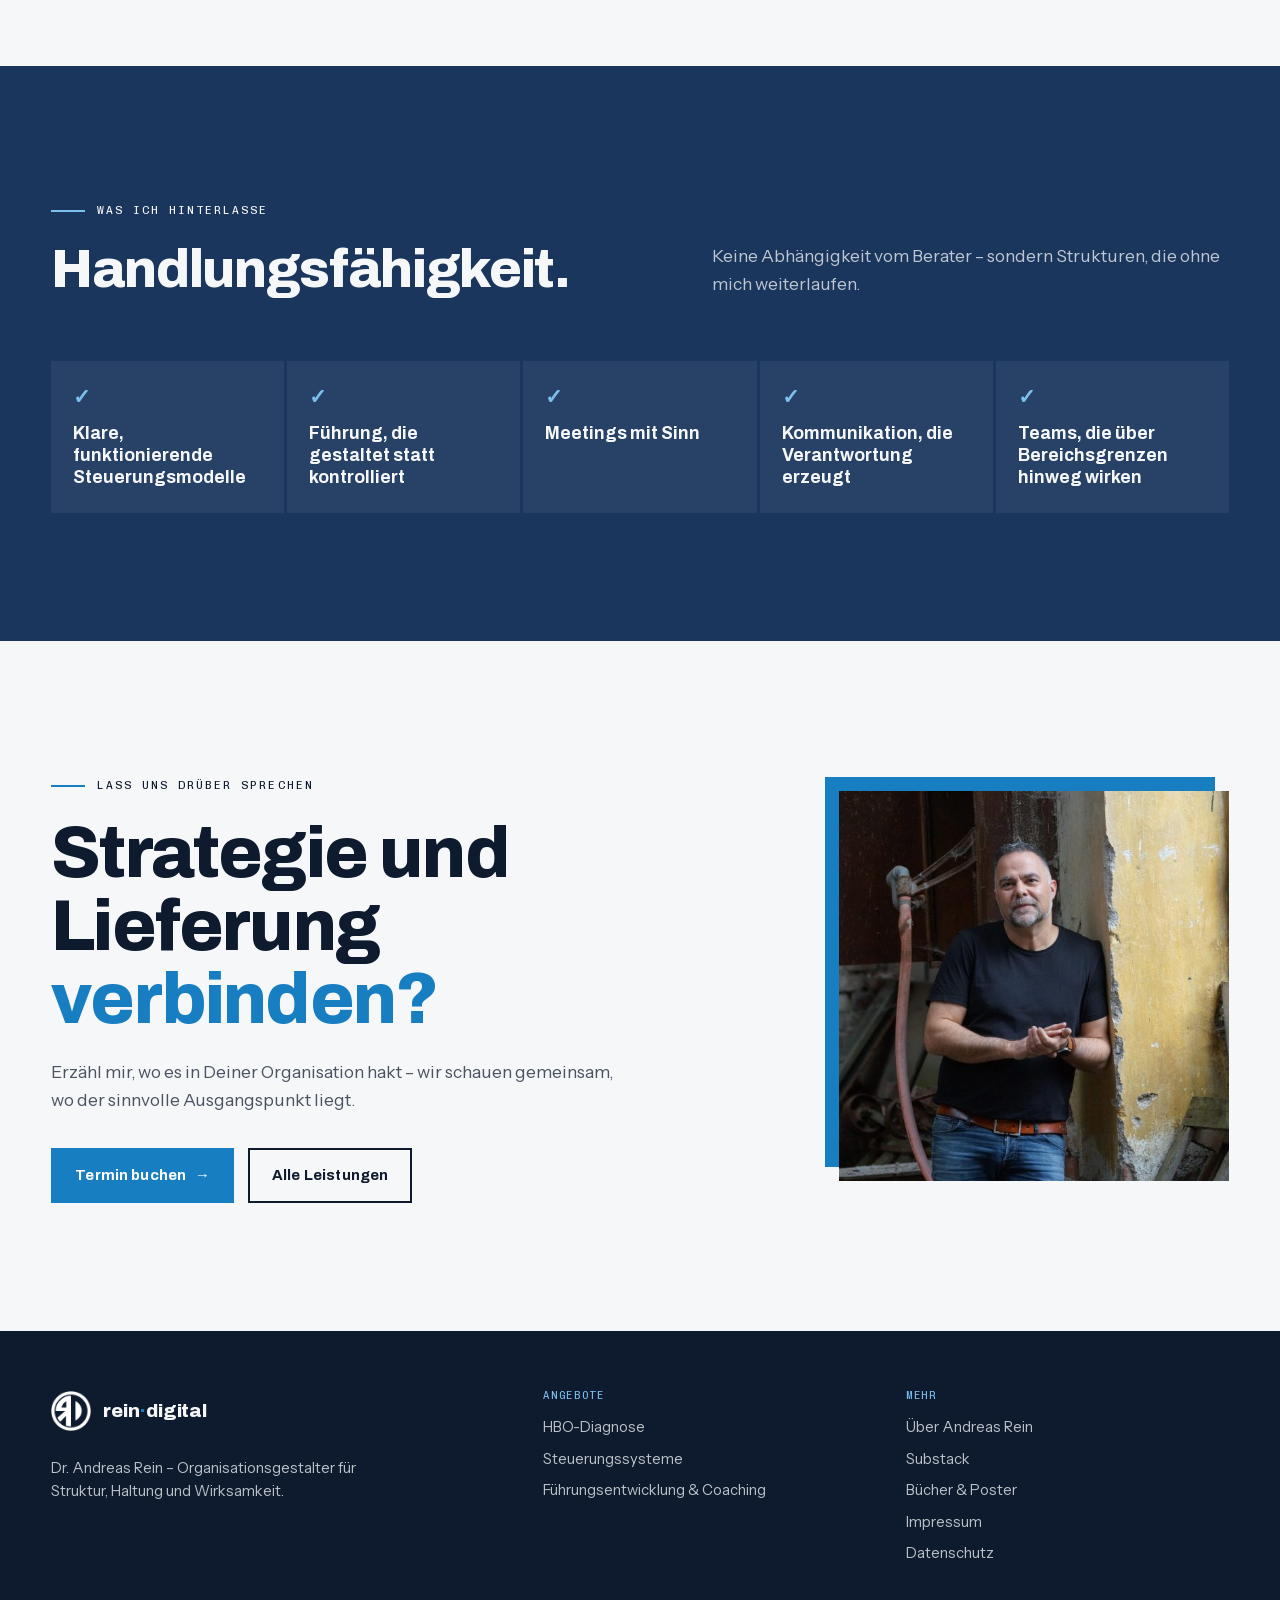
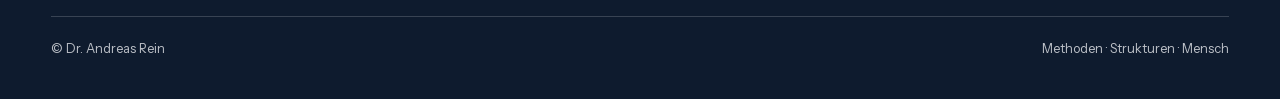
<file: flow-steuerung.html>
<!doctype html>
<html lang="de">
<head>
<meta charset="utf-8">
<meta name="robots" content="noindex,nofollow">
<meta name="viewport" content="width=device-width, initial-scale=1">
<title>Flow & Steuerung – Flight Levels, Kanban, OKR – Dr. Andreas Rein</title>
<meta name="description" content="Flight Levels, Kanban und OKR: Strategie mit Umsetzung verbinden und Organisationen in Fluss bringen.">
<link rel="stylesheet" href="assets/fonts.css?v=62">
<link rel="stylesheet" href="assets/site.css?v=62">
</head>
<body>

<header class="hdr">
  <div class="wrap">
    <a class="brand" href="index.html" aria-label="rein-digital Startseite"><span class="mark"><img src="assets/logo-mark.png" alt=""></span><span class="word">rein<span>·</span>digital</span></a>
    <ul class="nav">
      <li><a href="index.html#ansatz">Ansatz</a></li>
      <li class="dd"><button aria-expanded="false">Angebote</button>
        <div class="dd-menu">
          <a href="health-series.html"><b>HBO-Diagnose &amp; Transformationsbegleitung</b><small>Für Führungsteams mit Veränderungsvorhaben</small></a>
          <a href="flow-steuerung.html"><b>Steuerungssysteme</b><small>Flight Levels, OKR</small></a>
          <a href="haltung-fuehrung.html"><b>Führungsentwicklung &amp; Coaching</b><small>Für Führungskräfte und Teams mit unklaren Rollen</small></a>
        </div>
      </li>
      <li><a href="index.html#about">Über Andreas Rein</a></li>
      <li><a href="index.html#insights">Insights</a></li>
      <li><a href="index.html#termin">Kontakt</a></li>
      <li class="cta-m"><a class="btn primary" href="index.html#termin">Erstgespräch vereinbaren →</a></li>
    </ul>
    <a class="btn primary" href="index.html#termin">Erstgespräch vereinbaren <span class="arr">→</span></a>
    <button class="burger" aria-label="Menü" aria-expanded="false"><i></i></button>
  </div>
</header>

<main>

<section class="phero">
  <div class="wrap">
    <div class="crumbs"><a href="index.html">Start</a> / <a href="index.html#leistungen">Leistungen</a> / Flow &amp; Steuerung</div>
    <div class="eyebrow">Flow &amp; Steuerung</div>
    <h1>Why sprint, if you can <span class="hl">flow?</span></h1>
    <p class="lead">Mehr hochleistungsfähige Teams reichen nicht. Entscheidend ist, dass die richtigen Teams zur richtigen Zeit an den richtigen Themen arbeiten – und dass Strategie mit der Umsetzung verbunden ist.</p>
    <div class="hero-cta"><a class="btn primary" href="#flight-levels">Flight Levels verstehen <span class="arr">→</span></a><a class="btn" href="#vorgehen">Mein Vorgehen</a></div>
  </div>
</section>

<section class="sec dark" id="flight-levels">
  <div class="wrap">
    <div class="sec-head">
      <div><div class="eyebrow">Flight Levels® einfach erklärt</div><h2>Drei Flughöhen. Ein Arbeitssystem.</h2></div>
      <p class="lead">Das von Klaus Leopold entwickelte Modell zeigt, wo in der Organisation der sinnvolle Ausgangspunkt für Verbesserungen liegt. Wähle eine Ebene – und beobachte, wie Arbeit von der Strategie bis in die Teams fließt.</p>
    </div>
    <div class="fl">
      <svg class="fl-svg rv" id="flsvg" viewBox="0 0 640 380" aria-label="Flight Levels Modell mit drei Ebenen">
        <g class="plane" data-l="3"><polygon points="250,30 430,70 250,110 70,70" fill="#1B365D" stroke="#7CC0EE" stroke-width="1.5"/><text x="445" y="76" fill="#F6F7F9" font-size="15">FL 3 · Strategie</text></g>
        <g class="plane" data-l="2"><polygon points="250,150 430,190 250,230 70,190" fill="#1B365D" stroke="#7CC0EE" stroke-width="1.5"/><text x="445" y="196" fill="#F6F7F9" font-size="15">FL 2 · Koordination</text></g>
        <g class="plane" data-l="1"><polygon points="250,268 430,308 250,348 70,308" fill="#1B365D" stroke="#7CC0EE" stroke-width="1.5"/>
          <g fill="none" stroke="#7CC0EE" stroke-opacity=".6"><polygon points="150,285 190,294 150,303 110,294"/><polygon points="350,285 390,294 350,303 310,294"/><polygon points="250,305 290,314 250,323 210,314"/></g>
          <text x="445" y="314" fill="#F6F7F9" font-size="15">FL 1 · Teams</text></g>
        <g stroke="#7CC0EE" stroke-dasharray="3 6" stroke-opacity=".5"><line x1="250" y1="70" x2="250" y2="190"/><line x1="250" y1="190" x2="150" y2="300"/><line x1="250" y1="190" x2="350" y2="300"/><line x1="250" y1="190" x2="250" y2="310"/></g>
        <g class="item"><rect x="-7" y="-7" width="14" height="14" fill="#7CC0EE" rx="2"/></g><g class="item"><rect x="-7" y="-7" width="14" height="14" fill="#F6F7F9" rx="2"/></g><g class="item"><rect x="-7" y="-7" width="14" height="14" fill="#177EC2" rx="2"/></g><g class="item"><rect x="-7" y="-7" width="14" height="14" fill="#7CC0EE" rx="2"/></g><g class="item"><rect x="-7" y="-7" width="14" height="14" fill="#F6F7F9" rx="2"/></g><g class="item"><rect x="-7" y="-7" width="14" height="14" fill="#177EC2" rx="2"/></g>
      </svg>
      <div class="fl-tabs" role="tablist">
        <button class="fl-tab" data-l="3" role="tab"><span class="lv">3</span><div><b>Strategische Ebene</b><span>Entwicklung und Umsetzung der Unternehmensstrategie. Mit Flight-Level-3-Systemen wird Strategie von PowerPoint-Folien und vagem Visionsgerede befreit.</span></div></button>
        <button class="fl-tab" data-l="2" role="tab"><span class="lv">2</span><div><b>Koordinationsebene</b><span>Koordination und Synchronisation zwischen Teams, um den gesamten Wertstrom zu optimieren. Hier entscheidet sich, ob Teams gemeinsam liefern.</span></div></button>
        <button class="fl-tab" data-l="1" role="tab"><span class="lv">1</span><div><b>Operative Ebene</b><span>Die tägliche Arbeit einzelner Teams. Wichtig – aber lokale Optimierung allein macht noch keine wirksame Organisation.</span></div></button>
      </div>
    </div>
  </div>
</section>

<section class="sec white">
  <div class="wrap">
    <div class="sec-head">
      <div><div class="eyebrow">Kanban vs. Flight Levels</div><h2>Werkzeug oder Denkmodell?</h2></div>
      <p class="lead">Kanban verbessert Prozesse auf Teamebene. Flight Levels optimiert die ganze Organisation – und kann Kanban integrieren.</p>
    </div>
    <div class="cmp rv">
      <div class="corner"></div><div class="h">Kanban</div><div class="h hl">Flight Levels®</div>
      <div class="k">Anwendungsbereich</div><div>Hauptsächlich operative Ebene, um die Effizienz einzelner Teams zu steigern.</div><div>Die gesamte Organisation, einschließlich strategischer und koordinativer Aspekte.</div>
      <div class="k">Fokus</div><div>Verbesserung spezifischer Prozesse innerhalb eines Teams.</div><div>Zusammenarbeit und Kommunikation zwischen Ebenen und Teams – für die ganze Wertschöpfungskette.</div>
      <div class="k">Charakter</div><div>Eine spezifische Methode mit eigenen Prinzipien und Praktiken.</div><div>Ein übergeordnetes Denkmodell, das verschiedene Methoden integrieren kann.</div>
      <div class="k">Sichtbar macht es</div><div>Arbeit im Prozess, Auslastung, Engpässe und Verzögerungen.</div><div>Abhängigkeiten, Prioritäten und die Verbindung von Strategie und Lieferung.</div>
    </div>
  </div>
</section>

<section class="sec" id="vorgehen">
  <div class="wrap">
    <div class="sec-head">
      <div><div class="eyebrow">Mein Vorgehen</div><h2>Systemisch. Klar. Konsequent.</h2></div>
      <p class="lead">Ich arbeite nicht mit Modellen von der Stange – sondern mit dem, was in Deinem Kontext Wirkung entfaltet.</p>
    </div>
    <div class="process rv">
      <div><span class="n">01</span><b>Organisatorisches Lesen</b><span>Interviews, Portfolio-Analysen, Meeting-Shadowing, Struktursichtung.</span></div>
      <div><span class="n">02</span><b>Fokusklärung</b><span>Worum geht es wirklich? Was muss sich ändern – was darf bleiben?</span></div>
      <div><span class="n">03</span><b>Gestaltung &amp; Intervention</b><span>Steuerungsarchitekturen, Rollen, Prozesse, Kommunikationsformate.</span></div>
      <div><span class="n">04</span><b>Befähigung &amp; Begleitung</b><span>Führungskräfteentwicklung, Teamformate, Feedback- und Entscheidungsarchitekturen.</span></div>
      <div><span class="n">05</span><b>Methoden &amp; Modelle</b><span>Flight Levels, Kanban, OKR, Lean Six Sigma, Projekt- und Portfoliologik.</span></div>
    </div>
    <p class="note" style="font-size:.8rem;margin-top:24px">Tools sind nicht die Lösung. Aber sie helfen, wenn man das Problem wirklich verstanden hat.</p>
  </div>
</section>

<section class="sec navy">
  <div class="wrap">
    <div class="sec-head">
      <div><div class="eyebrow">Was ich hinterlasse</div><h2>Handlungsfähigkeit.</h2></div>
      <p class="lead">Keine Abhängigkeit vom Berater – sondern Strukturen, die ohne mich weiterlaufen.</p>
    </div>
    <div class="checks rv">
      <div>Klare, funktionierende Steuerungsmodelle</div>
      <div>Führung, die gestaltet statt kontrolliert</div>
      <div>Meetings mit Sinn</div>
      <div>Kommunikation, die Verantwortung erzeugt</div>
      <div>Teams, die über Bereichsgrenzen hinweg wirken</div>
    </div>
  </div>
</section>

<section class="sec cta" id="kontakt">
  <div class="wrap cta-grid">
    <div class="rv">
      <div class="eyebrow">Lass uns drüber sprechen</div>
      <h2>Strategie und Lieferung <span>verbinden?</span></h2>
      <p class="lead">Erzähl mir, wo es in Deiner Organisation hakt – wir schauen gemeinsam, wo der sinnvolle Ausgangspunkt liegt.</p>
      <div class="btns"><a class="btn primary" href="index.html#termin">Termin buchen <span class="arr">→</span></a><a class="btn" href="index.html#leistungen">Alle Leistungen</a></div>
    </div>
    <div class="cta-photo rv"><img src="assets/img/p5.jpg" alt="Dr. Andreas Rein"></div>
  </div>
</section>
</main>

<footer>
  <div class="wrap">
    <div class="foot">
      <div><a class="brand" href="index.html"><span class="mark"><img src="assets/logo-mark.png" alt=""></span><span class="word">rein<span>·</span>digital</span></a><p style="margin-top:18px;max-width:34ch">Dr. Andreas Rein – Organisationsgestalter für Struktur, Haltung und Wirksamkeit.</p></div>
      <div><h4>Angebote</h4><ul><li><a href="health-series.html">HBO-Diagnose</a></li><li><a href="flow-steuerung.html">Steuerungssysteme</a></li><li><a href="haltung-fuehrung.html">Führungsentwicklung &amp; Coaching</a></li></ul></div>
      <div><h4>Mehr</h4><ul><li><a href="index.html#about">Über Andreas Rein</a></li><li><a href="https://www.haltungsbasiert.org" target="_blank" rel="noopener">Substack</a></li><li><a href="buecher.html">Bücher &amp; Poster</a></li><li><a href="impressum.html">Impressum</a></li><li><a href="datenschutz.html">Datenschutz</a></li></ul></div>
    </div>
    <div class="foot-bottom"><span>© Dr. Andreas Rein</span><span>Methoden · Strukturen · Mensch</span></div>
  </div>
</footer>
<a class="talk-fab" href="index.html#termin" aria-label="Erstgespräch vereinbaren"><img src="assets/img/p2.jpg" alt=""><span>Erstgespräch</span></a>
<script src="assets/site.js?v=62"></script>
</body>
</html>
</file>
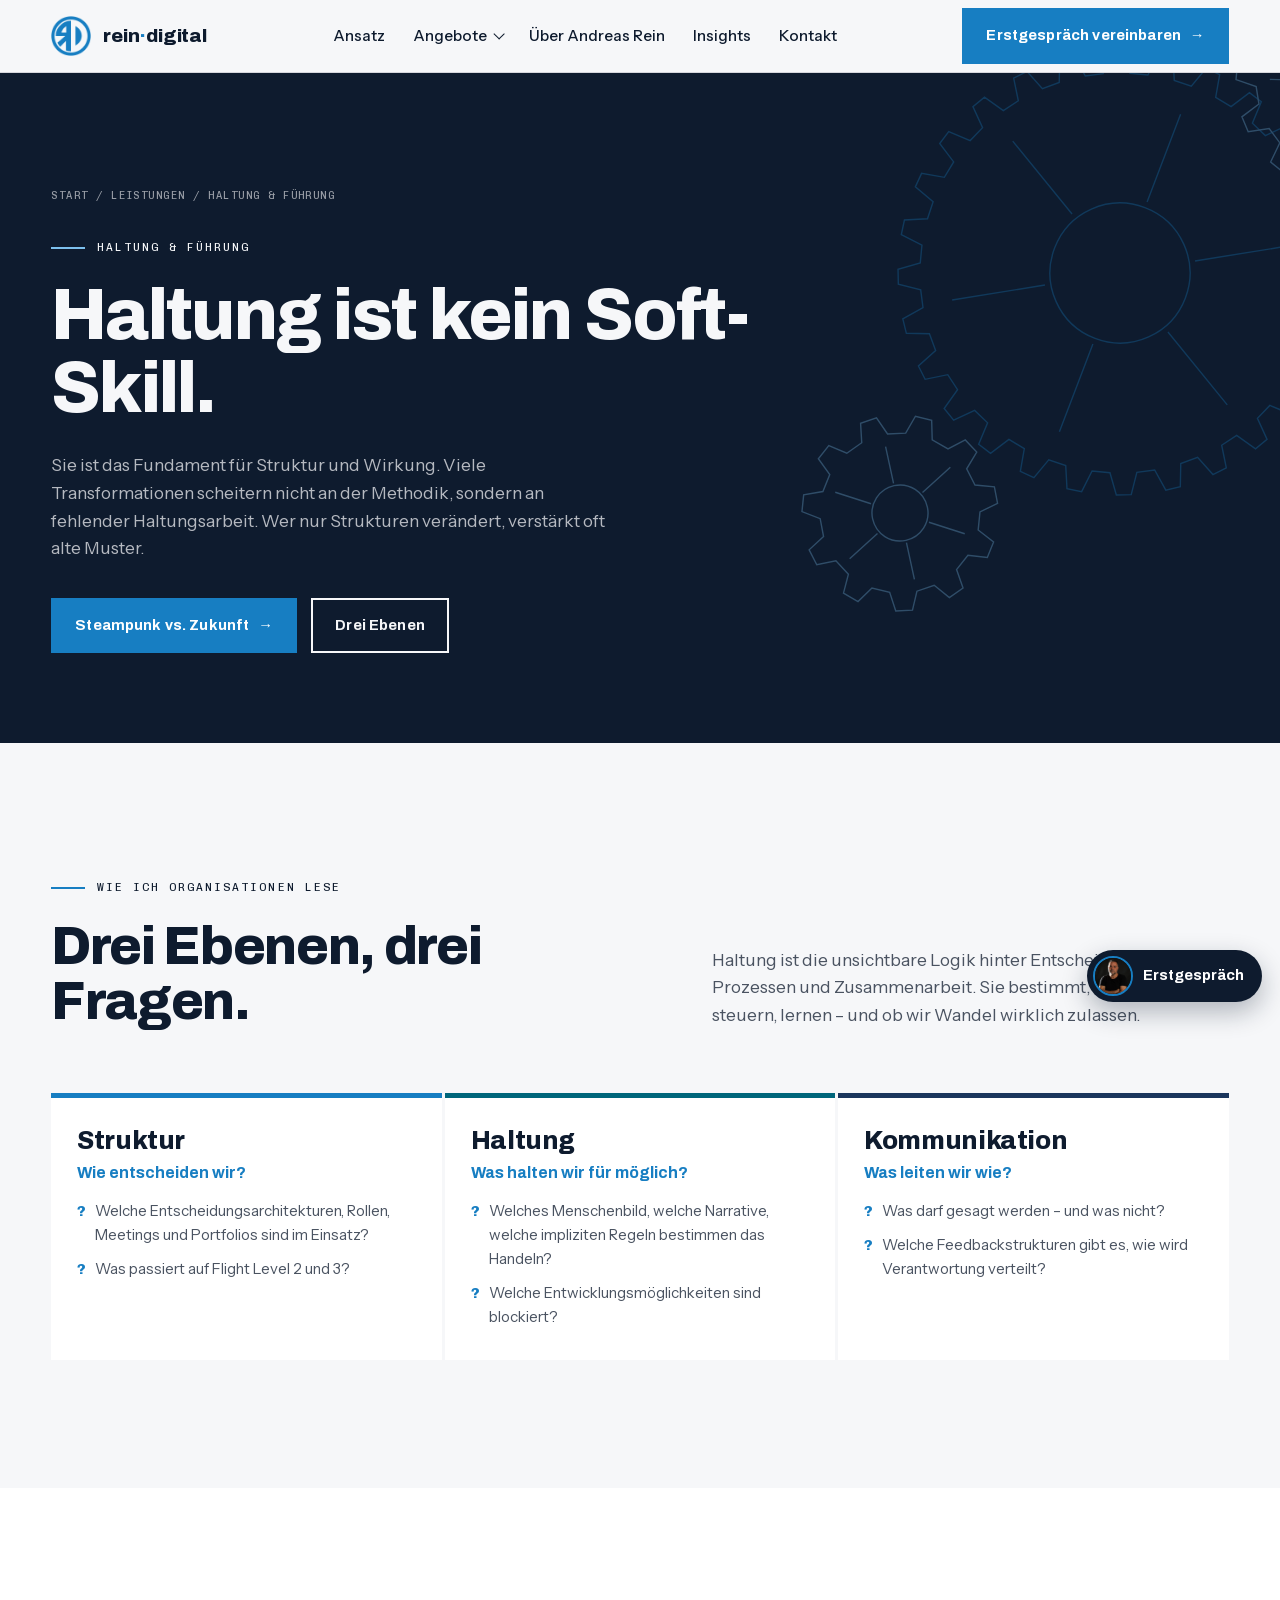
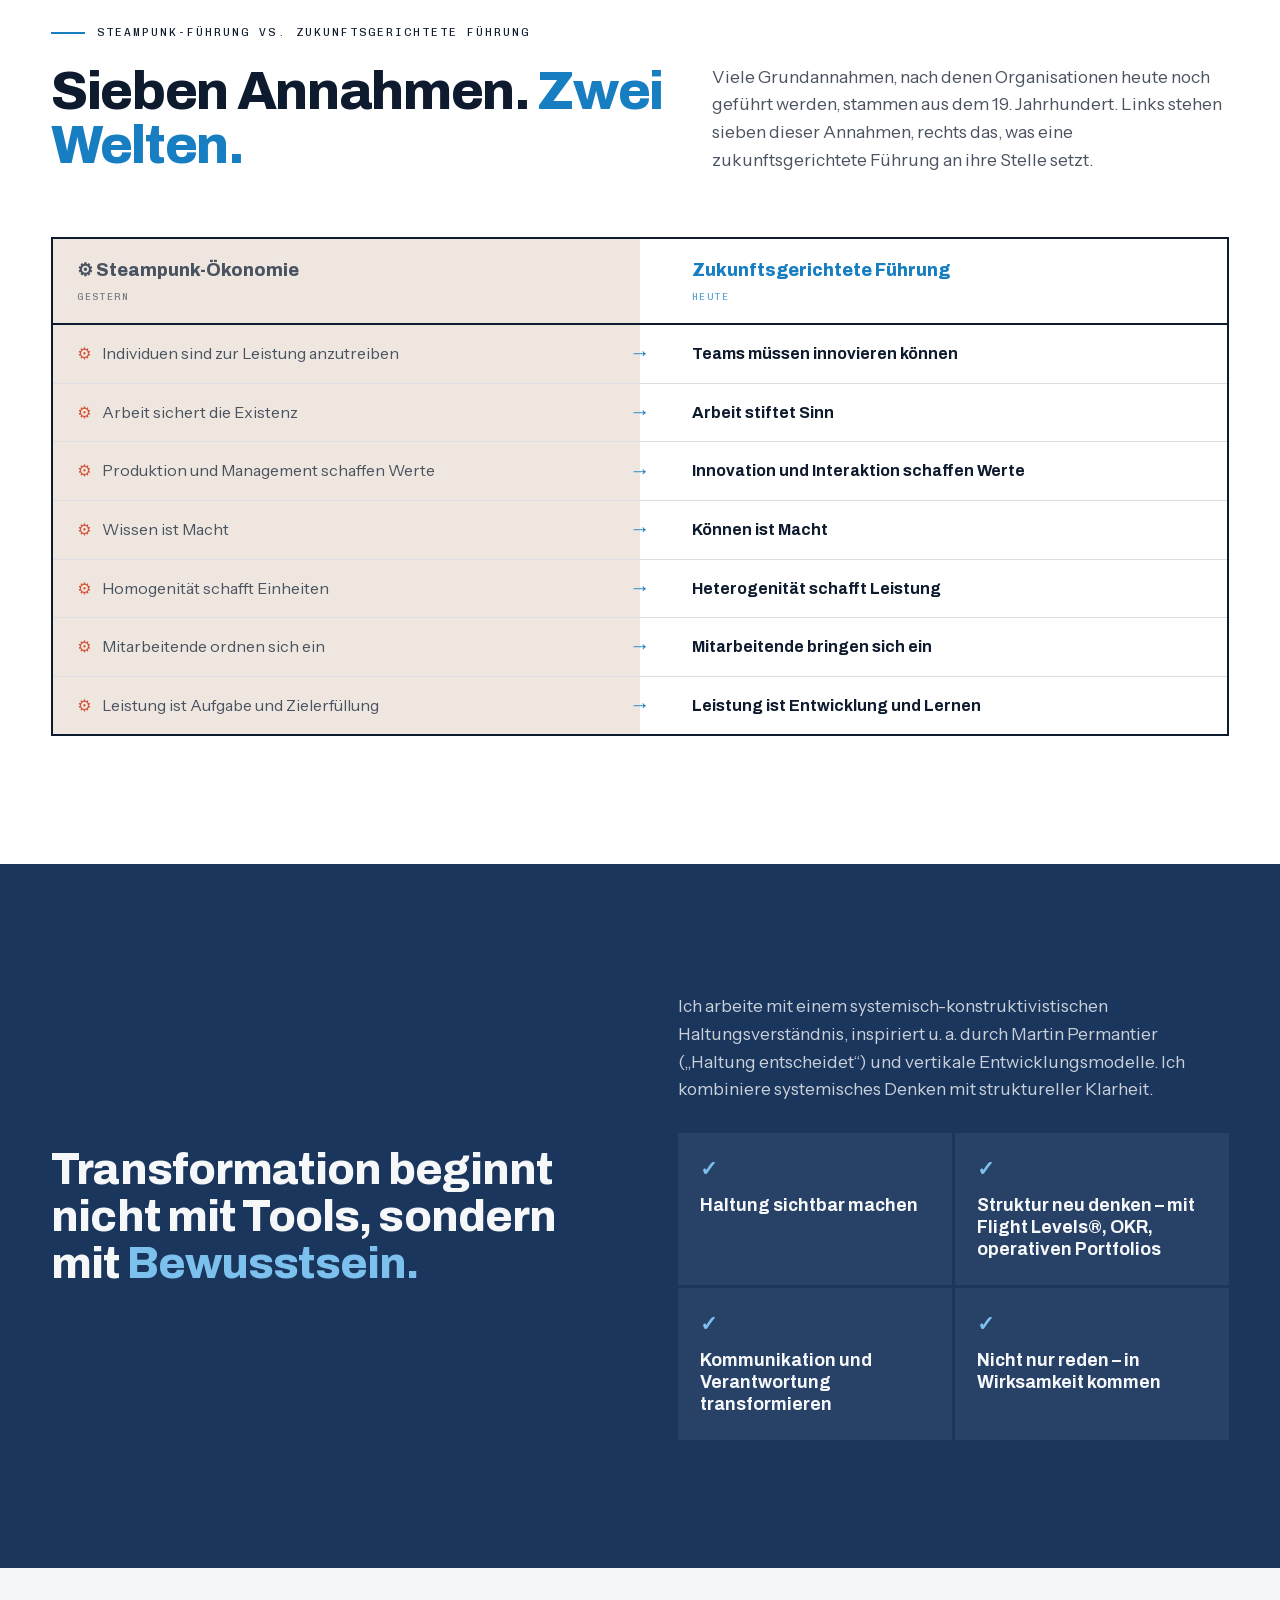
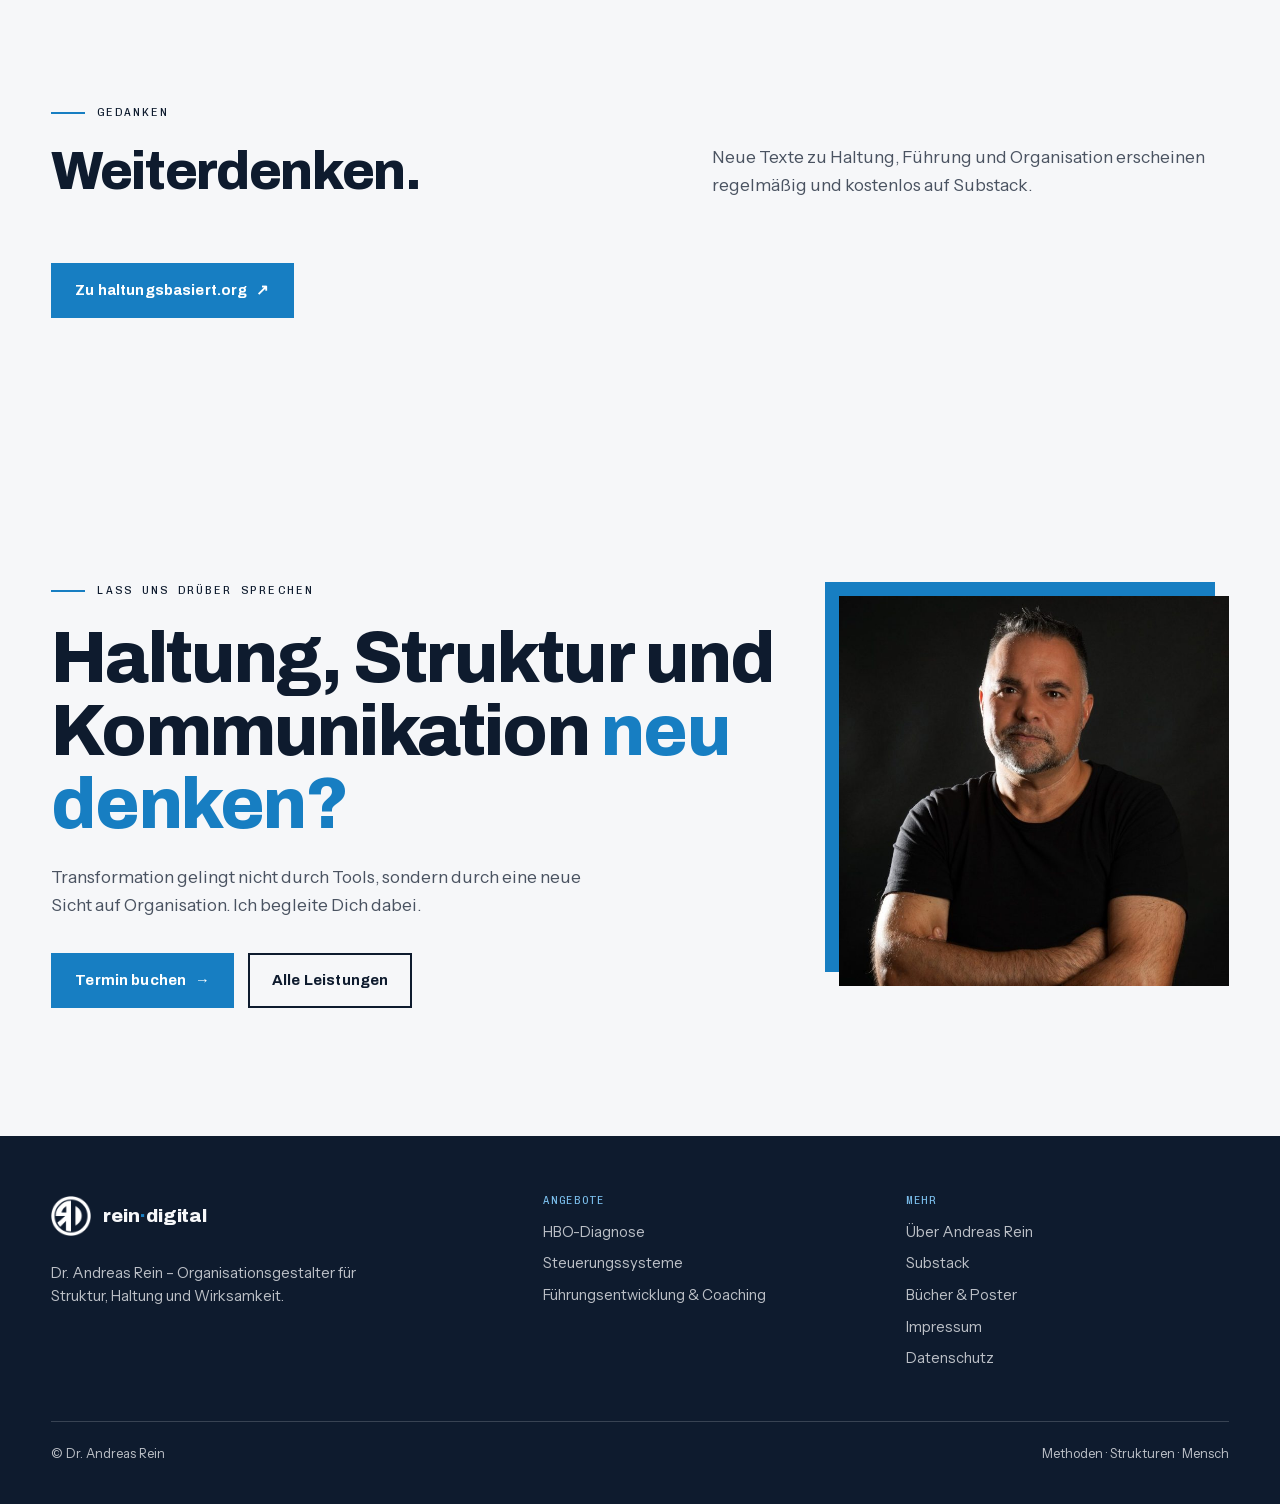
<file: haltung-fuehrung.html>
<!doctype html>
<html lang="de">
<head>
<meta charset="utf-8">
<meta name="robots" content="noindex,nofollow">
<meta name="viewport" content="width=device-width, initial-scale=1">
<title>Haltung & Führung – Dr. Andreas Rein</title>
<meta name="description" content="Haltungsbasierte Organisationsentwicklung: Steampunk-Führung überwinden und Organisationen wirksam machen.">
<link rel="stylesheet" href="assets/fonts.css?v=62">
<link rel="stylesheet" href="assets/site.css?v=62">
</head>
<body>

<header class="hdr">
  <div class="wrap">
    <a class="brand" href="index.html" aria-label="rein-digital Startseite"><span class="mark"><img src="assets/logo-mark.png" alt=""></span><span class="word">rein<span>·</span>digital</span></a>
    <ul class="nav">
      <li><a href="index.html#ansatz">Ansatz</a></li>
      <li class="dd"><button aria-expanded="false">Angebote</button>
        <div class="dd-menu">
          <a href="health-series.html"><b>HBO-Diagnose &amp; Transformationsbegleitung</b><small>Für Führungsteams mit Veränderungsvorhaben</small></a>
          <a href="flow-steuerung.html"><b>Steuerungssysteme</b><small>Flight Levels, OKR</small></a>
          <a href="haltung-fuehrung.html"><b>Führungsentwicklung &amp; Coaching</b><small>Für Führungskräfte und Teams mit unklaren Rollen</small></a>
        </div>
      </li>
      <li><a href="index.html#about">Über Andreas Rein</a></li>
      <li><a href="index.html#insights">Insights</a></li>
      <li><a href="index.html#termin">Kontakt</a></li>
      <li class="cta-m"><a class="btn primary" href="index.html#termin">Erstgespräch vereinbaren →</a></li>
    </ul>
    <a class="btn primary" href="index.html#termin">Erstgespräch vereinbaren <span class="arr">→</span></a>
    <button class="burger" aria-label="Menü" aria-expanded="false"><i></i></button>
  </div>
</header>

<main>

<section class="phero dark">
  <svg class="gears" viewBox="0 0 700 700" aria-hidden="true" style="right:-160px;top:-120px;width:min(700px,80vw);opacity:.3"></svg>
  <div class="wrap" style="position:relative">
    <div class="crumbs"><a href="index.html">Start</a> / <a href="index.html#leistungen">Leistungen</a> / Haltung &amp; Führung</div>
    <div class="eyebrow">Haltung &amp; Führung</div>
    <h1>Haltung ist kein Soft-Skill.</h1>
    <p class="lead">Sie ist das Fundament für Struktur und Wirkung. Viele Transformationen scheitern nicht an der Methodik, sondern an fehlender Haltungsarbeit. Wer nur Strukturen verändert, verstärkt oft alte Muster.</p>
    <div class="hero-cta"><a class="btn primary" href="#steampunk">Steampunk vs. Zukunft <span class="arr">→</span></a><a class="btn light" href="#ebenen">Drei Ebenen</a></div>
  </div>
</section>

<section class="sec" id="ebenen">
  <div class="wrap">
    <div class="sec-head">
      <div><div class="eyebrow">Wie ich Organisationen lese</div><h2>Drei Ebenen, drei Fragen.</h2></div>
      <p class="lead">Haltung ist die unsichtbare Logik hinter Entscheidungen, Prozessen und Zusammenarbeit. Sie bestimmt, wie wir führen, steuern, lernen – und ob wir Wandel wirklich zulassen.</p>
    </div>
    <div class="levels rv">
      <div class="level"><h3>Struktur</h3><div class="q2">Wie entscheiden wir?</div><ul><li>Welche Entscheidungsarchitekturen, Rollen, Meetings und Portfolios sind im Einsatz?</li><li>Was passiert auf Flight Level 2 und 3?</li></ul></div>
      <div class="level"><h3>Haltung</h3><div class="q2">Was halten wir für möglich?</div><ul><li>Welches Menschenbild, welche Narrative, welche impliziten Regeln bestimmen das Handeln?</li><li>Welche Entwicklungsmöglichkeiten sind blockiert?</li></ul></div>
      <div class="level"><h3>Kommunikation</h3><div class="q2">Was leiten wir wie?</div><ul><li>Was darf gesagt werden – und was nicht?</li><li>Welche Feedbackstrukturen gibt es, wie wird Verantwortung verteilt?</li></ul></div>
    </div>
  </div>
</section>

<section class="sec white" id="steampunk">
  <div class="wrap">
    <div class="sec-head">
      <div><div class="eyebrow">Steampunk-Führung vs. zukunftsgerichtete Führung</div><h2>Sieben Annahmen. <span class="hl">Zwei Welten.</span></h2></div>
      <p class="lead">Viele Grundannahmen, nach denen Organisationen heute noch geführt werden, stammen aus dem 19. Jahrhundert. Links stehen sieben dieser Annahmen, rechts das, was eine zukunftsgerichtete Führung an ihre Stelle setzt.</p>
    </div>
    <div class="shift rv">
      <div class="shift-head"><span>⚙ Steampunk-Ökonomie <small>gestern</small></span><span></span><span>Zukunftsgerichtete Führung <small>heute</small></span></div>
      <ol class="shift-list">
        <li><span class="sh-old">Individuen sind zur Leistung anzutreiben</span><span class="sh-arr" aria-hidden="true">→</span><span class="sh-new">Teams müssen innovieren können</span></li>
        <li><span class="sh-old">Arbeit sichert die Existenz</span><span class="sh-arr" aria-hidden="true">→</span><span class="sh-new">Arbeit stiftet Sinn</span></li>
        <li><span class="sh-old">Produktion und Management schaffen Werte</span><span class="sh-arr" aria-hidden="true">→</span><span class="sh-new">Innovation und Interaktion schaffen Werte</span></li>
        <li><span class="sh-old">Wissen ist Macht</span><span class="sh-arr" aria-hidden="true">→</span><span class="sh-new">Können ist Macht</span></li>
        <li><span class="sh-old">Homogenität schafft Einheiten</span><span class="sh-arr" aria-hidden="true">→</span><span class="sh-new">Heterogenität schafft Leistung</span></li>
        <li><span class="sh-old">Mitarbeitende ordnen sich ein</span><span class="sh-arr" aria-hidden="true">→</span><span class="sh-new">Mitarbeitende bringen sich ein</span></li>
        <li><span class="sh-old">Leistung ist Aufgabe und Zielerfüllung</span><span class="sh-arr" aria-hidden="true">→</span><span class="sh-new">Leistung ist Entwicklung und Lernen</span></li>
      </ol>
    </div>
  </div>
</section>

<section class="sec navy">
  <div class="wrap split">
    <p class="quote-big rv">Transformation beginnt nicht mit Tools, sondern mit <span>Bewusstsein.</span></p>
    <div class="rv">
      <p class="lead" style="color:rgba(246,247,249,.8)">Ich arbeite mit einem systemisch-konstruktivistischen Haltungsverständnis, inspiriert u. a. durch Martin Permantier („Haltung entscheidet“) und vertikale Entwicklungsmodelle. Ich kombiniere systemisches Denken mit struktureller Klarheit.</p>
      <div class="checks" style="margin-top:30px">
        <div>Haltung sichtbar machen</div>
        <div>Struktur neu denken – mit Flight Levels®, OKR, operativen Portfolios</div>
        <div>Kommunikation und Verantwortung transformieren</div>
        <div>Nicht nur reden – in Wirksamkeit kommen</div>
      </div>
    </div>
  </div>
</section>

<section class="sec">
  <div class="wrap">
    <div class="sec-head">
      <div><div class="eyebrow">Gedanken</div><h2>Weiterdenken.</h2></div>
      <p class="lead">Neue Texte zu Haltung, Führung und Organisation erscheinen regelmäßig und kostenlos auf Substack.</p>
    </div>
    <a class="btn primary" href="https://www.haltungsbasiert.org" target="_blank" rel="noopener">Zu haltungsbasiert.org <span class="arr">↗</span></a>
  </div>
</section>

<section class="sec cta" id="kontakt">
  <div class="wrap cta-grid">
    <div class="rv">
      <div class="eyebrow">Lass uns drüber sprechen</div>
      <h2>Haltung, Struktur und Kommunikation <span>neu denken?</span></h2>
      <p class="lead">Transformation gelingt nicht durch Tools, sondern durch eine neue Sicht auf Organisation. Ich begleite Dich dabei.</p>
      <div class="btns"><a class="btn primary" href="index.html#termin">Termin buchen <span class="arr">→</span></a><a class="btn" href="index.html#leistungen">Alle Leistungen</a></div>
    </div>
    <div class="cta-photo rv"><img src="assets/img/p2.jpg" alt="Dr. Andreas Rein"></div>
  </div>
</section>
</main>

<footer>
  <div class="wrap">
    <div class="foot">
      <div><a class="brand" href="index.html"><span class="mark"><img src="assets/logo-mark.png" alt=""></span><span class="word">rein<span>·</span>digital</span></a><p style="margin-top:18px;max-width:34ch">Dr. Andreas Rein – Organisationsgestalter für Struktur, Haltung und Wirksamkeit.</p></div>
      <div><h4>Angebote</h4><ul><li><a href="health-series.html">HBO-Diagnose</a></li><li><a href="flow-steuerung.html">Steuerungssysteme</a></li><li><a href="haltung-fuehrung.html">Führungsentwicklung &amp; Coaching</a></li></ul></div>
      <div><h4>Mehr</h4><ul><li><a href="index.html#about">Über Andreas Rein</a></li><li><a href="https://www.haltungsbasiert.org" target="_blank" rel="noopener">Substack</a></li><li><a href="buecher.html">Bücher &amp; Poster</a></li><li><a href="impressum.html">Impressum</a></li><li><a href="datenschutz.html">Datenschutz</a></li></ul></div>
    </div>
    <div class="foot-bottom"><span>© Dr. Andreas Rein</span><span>Methoden · Strukturen · Mensch</span></div>
  </div>
</footer>
<a class="talk-fab" href="index.html#termin" aria-label="Erstgespräch vereinbaren"><img src="assets/img/p2.jpg" alt=""><span>Erstgespräch</span></a>
<script src="assets/site.js?v=62"></script>
</body>
</html>
</file>
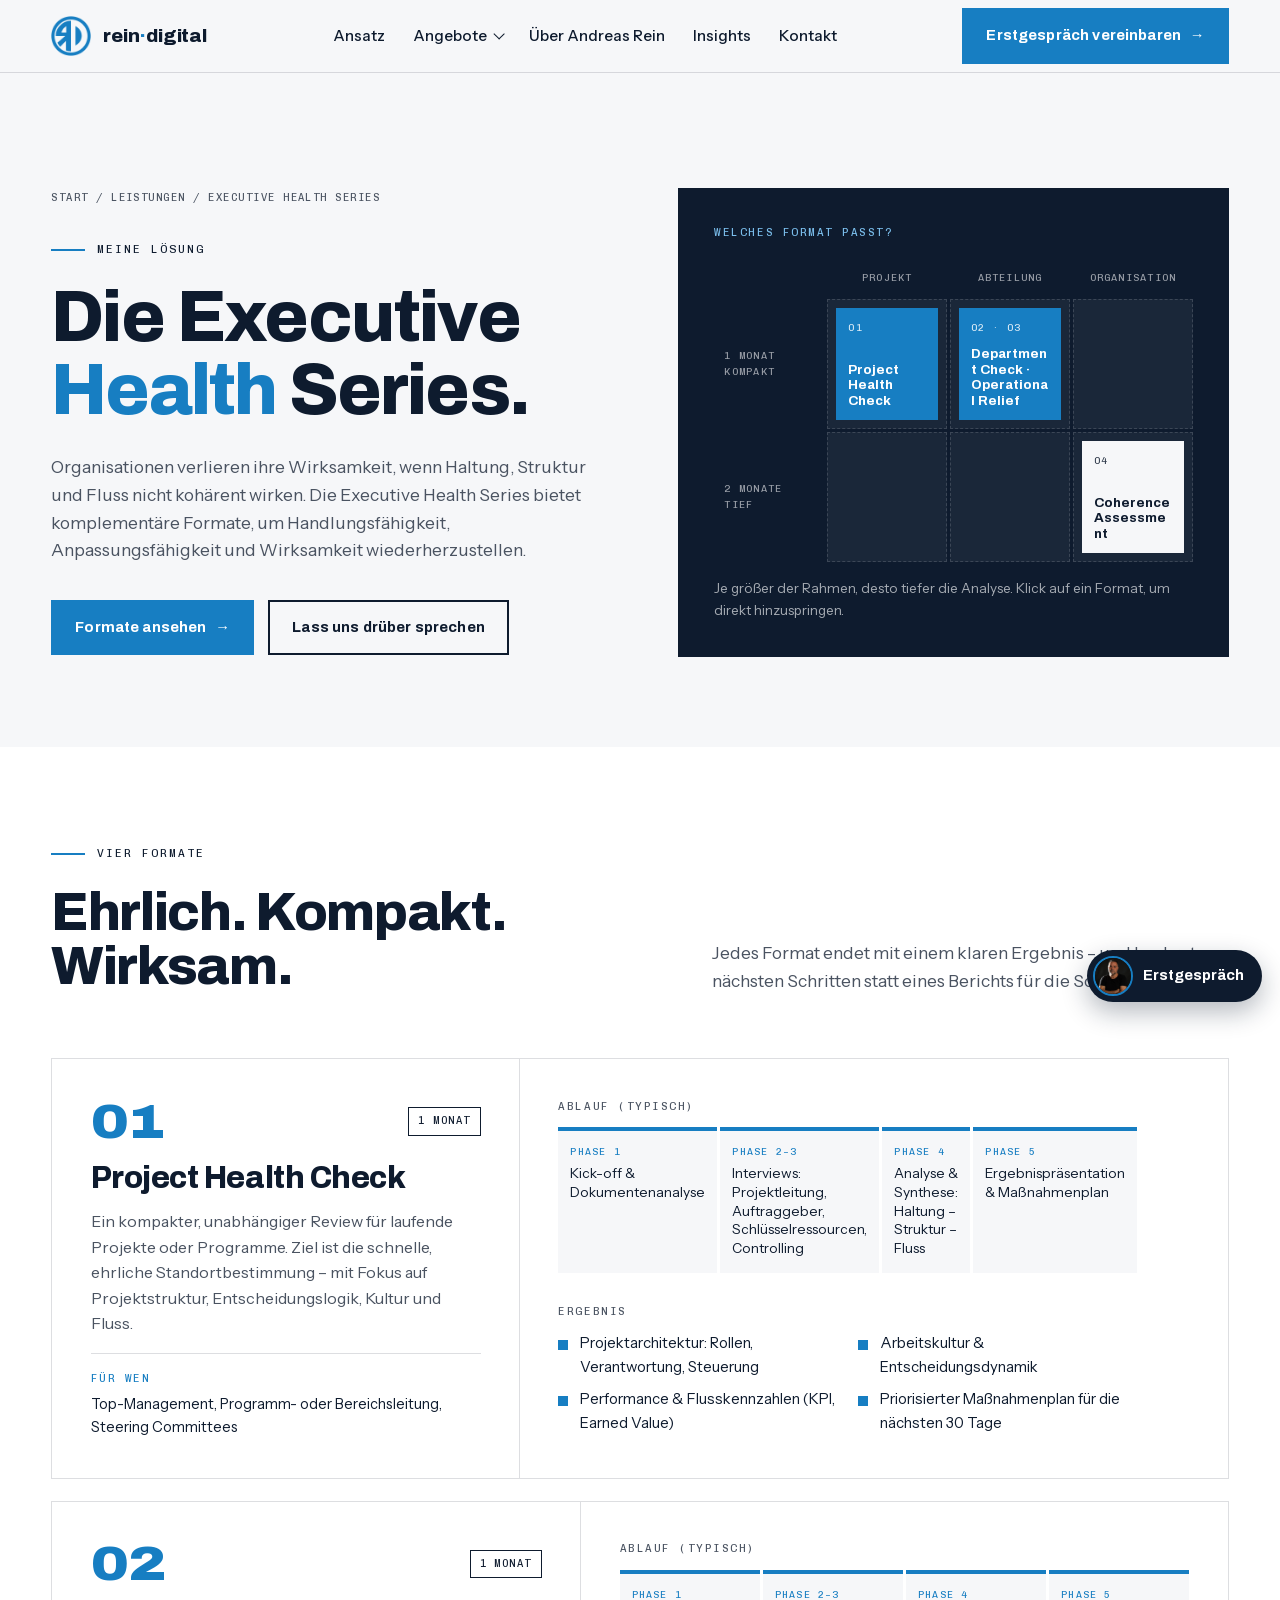
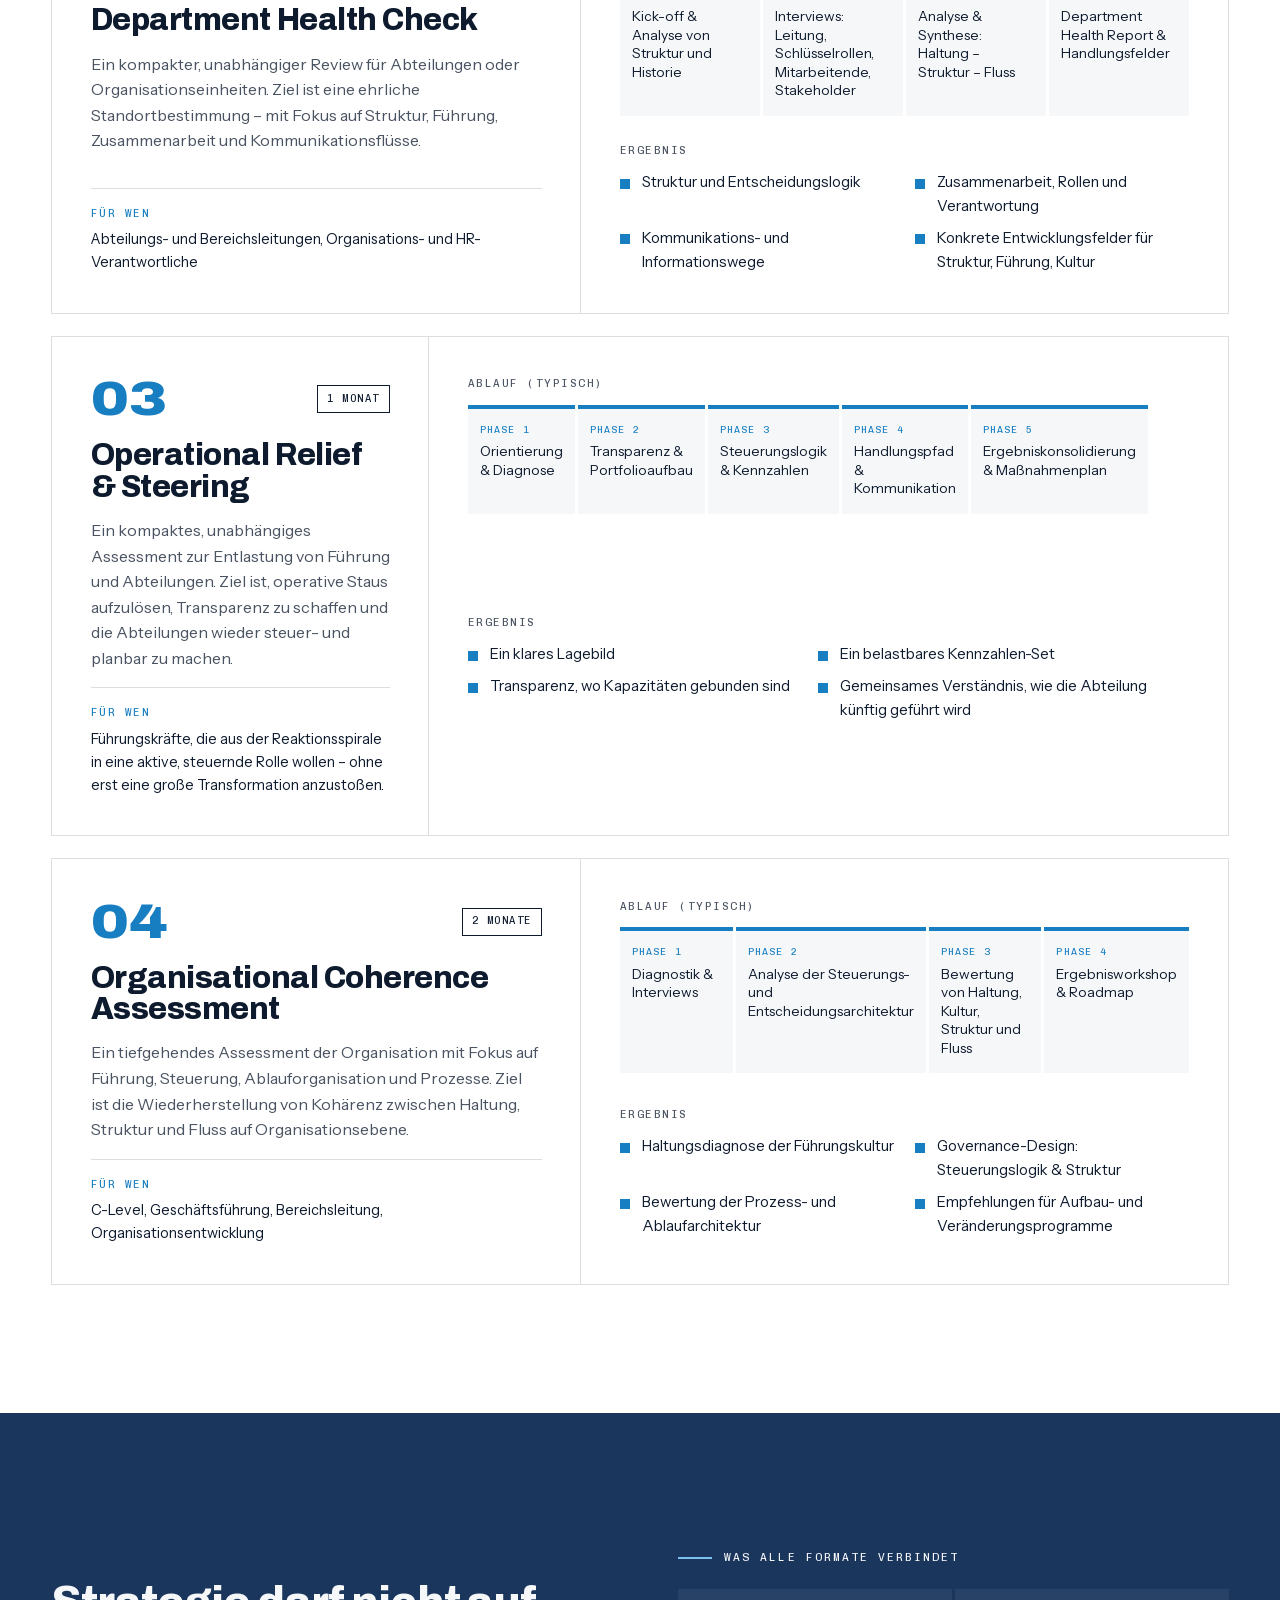
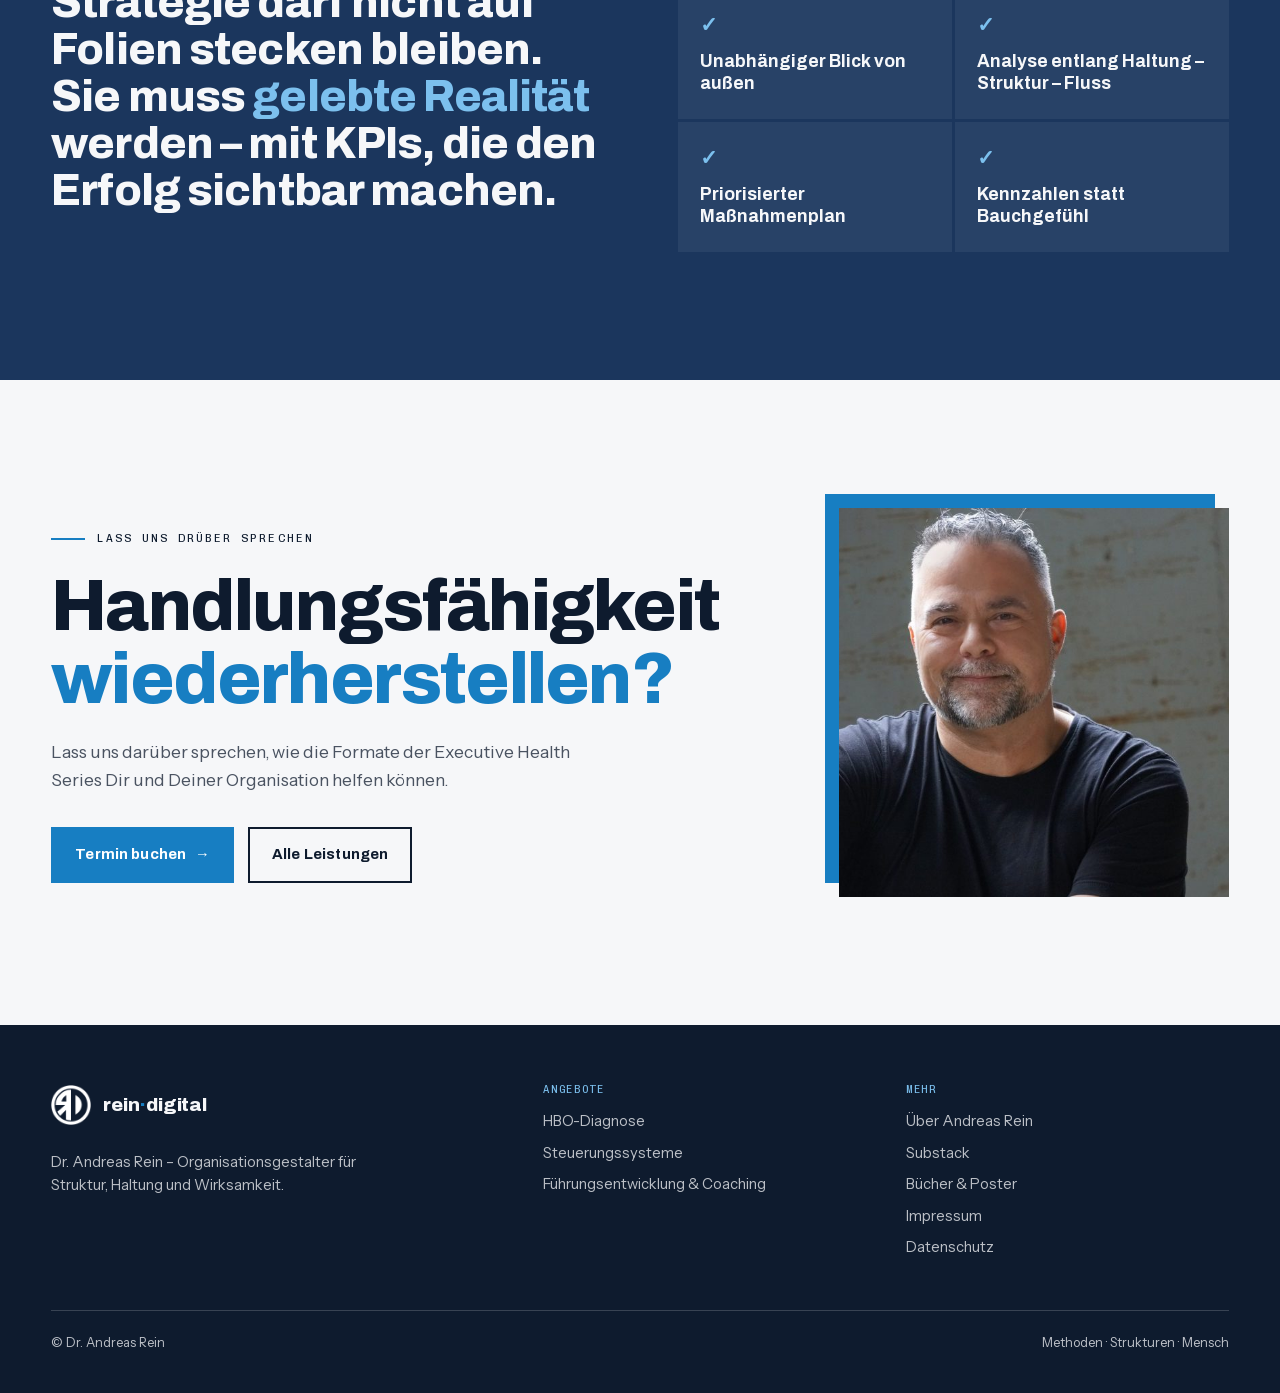
<file: health-series.html>
<!doctype html>
<html lang="de">
<head>
<meta charset="utf-8">
<meta name="robots" content="noindex,nofollow">
<meta name="viewport" content="width=device-width, initial-scale=1">
<title>Executive Health Series – Dr. Andreas Rein</title>
<meta name="description" content="Vier Formate für eine ehrliche Standortbestimmung: Project und Department Health Check, Operational Relief und Coherence Assessment.">
<link rel="stylesheet" href="assets/fonts.css?v=62">
<link rel="stylesheet" href="assets/site.css?v=62">
</head>
<body>

<header class="hdr">
  <div class="wrap">
    <a class="brand" href="index.html" aria-label="rein-digital Startseite"><span class="mark"><img src="assets/logo-mark.png" alt=""></span><span class="word">rein<span>·</span>digital</span></a>
    <ul class="nav">
      <li><a href="index.html#ansatz">Ansatz</a></li>
      <li class="dd"><button aria-expanded="false">Angebote</button>
        <div class="dd-menu">
          <a href="health-series.html"><b>HBO-Diagnose &amp; Transformationsbegleitung</b><small>Für Führungsteams mit Veränderungsvorhaben</small></a>
          <a href="flow-steuerung.html"><b>Steuerungssysteme</b><small>Flight Levels, OKR</small></a>
          <a href="haltung-fuehrung.html"><b>Führungsentwicklung &amp; Coaching</b><small>Für Führungskräfte und Teams mit unklaren Rollen</small></a>
        </div>
      </li>
      <li><a href="index.html#about">Über Andreas Rein</a></li>
      <li><a href="index.html#insights">Insights</a></li>
      <li><a href="index.html#termin">Kontakt</a></li>
      <li class="cta-m"><a class="btn primary" href="index.html#termin">Erstgespräch vereinbaren →</a></li>
    </ul>
    <a class="btn primary" href="index.html#termin">Erstgespräch vereinbaren <span class="arr">→</span></a>
    <button class="burger" aria-label="Menü" aria-expanded="false"><i></i></button>
  </div>
</header>

<main>

<section class="phero">
  <div class="wrap split">
    <div>
      <div class="crumbs"><a href="index.html">Start</a> / <a href="index.html#leistungen">Leistungen</a> / Executive Health Series</div>
      <div class="eyebrow">Meine Lösung</div>
      <h1>Die Executive <span class="hl">Health</span> Series.</h1>
      <p class="lead">Organisationen verlieren ihre Wirksamkeit, wenn Haltung, Struktur und Fluss nicht kohärent wirken. Die Executive Health Series bietet komplementäre Formate, um Handlungsfähigkeit, Anpassungsfähigkeit und Wirksamkeit wiederherzustellen.</p>
      <div class="hero-cta"><a class="btn primary" href="#formate">Formate ansehen <span class="arr">→</span></a><a class="btn" href="index.html#termin">Lass uns drüber sprechen</a></div>
    </div>
    <div class="rv" style="background:var(--navy-d);padding:clamp(22px,3vw,36px)">
      <span class="mono" style="color:var(--blue-l);display:block;margin-bottom:18px">Welches Format passt?</span>
      <div class="matrix">
        <span></span><span class="ax col">Projekt</span><span class="ax col">Abteilung</span><span class="ax col">Organisation</span>
        <span class="ax">1 Monat<br>kompakt</span>
        <div class="cell"><a class="f" href="#project"><span>01</span><b>Project Health Check</b></a></div>
        <div class="cell"><a class="f" href="#department"><span>02 · 03</span><b>Department Check · Operational Relief</b></a></div>
        <div class="cell"></div>
        <span class="ax">2 Monate<br>tief</span>
        <div class="cell"></div><div class="cell"></div>
        <div class="cell"><a class="f deep" href="#coherence"><span>04</span><b>Coherence Assessment</b></a></div>
      </div>
      <p style="color:rgba(246,247,249,.65);font-size:.85rem;margin-top:16px">Je größer der Rahmen, desto tiefer die Analyse. Klick auf ein Format, um direkt hinzuspringen.</p>
    </div>
  </div>
</section>

<section class="sec white" id="formate" style="padding-top:clamp(60px,7vw,100px)">
  <div class="wrap">
    <div class="sec-head">
      <div><div class="eyebrow">Vier Formate</div><h2>Ehrlich. Kompakt. Wirksam.</h2></div>
      <p class="lead">Jedes Format endet mit einem klaren Ergebnis – und konkreten nächsten Schritten statt eines Berichts für die Schublade.</p>
    </div>
    <div class="fmt-list">
      <article class="fmt rv" id="project">
        <div class="fmt-l">
          <div class="top"><span class="n">01</span><span class="chip">1 Monat</span></div>
          <h3>Project Health Check</h3>
          <p>Ein kompakter, unabhängiger Review für laufende Projekte oder Programme. Ziel ist die schnelle, ehrliche Standortbestimmung – mit Fokus auf Projektstruktur, Entscheidungslogik, Kultur und Fluss.</p>
          <div class="who"><span class="mono">Für wen</span>Top-Management, Programm- oder Bereichsleitung, Steering Committees</div>
        </div>
        <div class="fmt-r">
          <div><span class="mono" style="display:block;margin-bottom:12px;color:var(--ink-soft)">Ablauf (typisch)</span>
            <div class="steps" style="--n:4"><div><b>Phase 1</b>Kick-off &amp; Dokumentenanalyse</div><div><b>Phase 2–3</b>Interviews: Projektleitung, Auftraggeber, Schlüsselressourcen, Controlling</div><div><b>Phase 4</b>Analyse &amp; Synthese: Haltung – Struktur – Fluss</div><div><b>Phase 5</b>Ergebnispräsentation &amp; Maßnahmenplan</div></div></div>
          <div class="result"><span class="mono">Ergebnis</span><ul><li>Projektarchitektur: Rollen, Verantwortung, Steuerung</li><li>Arbeitskultur &amp; Entscheidungsdynamik</li><li>Performance &amp; Flusskennzahlen (KPI, Earned Value)</li><li>Priorisierter Maßnahmenplan für die nächsten 30 Tage</li></ul></div>
        </div>
      </article>
      <article class="fmt rv" id="department">
        <div class="fmt-l">
          <div class="top"><span class="n">02</span><span class="chip">1 Monat</span></div>
          <h3>Department Health Check</h3>
          <p>Ein kompakter, unabhängiger Review für Abteilungen oder Organisationseinheiten. Ziel ist eine ehrliche Standortbestimmung – mit Fokus auf Struktur, Führung, Zusammenarbeit und Kommunikationsflüsse.</p>
          <div class="who"><span class="mono">Für wen</span>Abteilungs- und Bereichsleitungen, Organisations- und HR-Verantwortliche</div>
        </div>
        <div class="fmt-r">
          <div><span class="mono" style="display:block;margin-bottom:12px;color:var(--ink-soft)">Ablauf (typisch)</span>
            <div class="steps" style="--n:4"><div><b>Phase 1</b>Kick-off &amp; Analyse von Struktur und Historie</div><div><b>Phase 2–3</b>Interviews: Leitung, Schlüsselrollen, Mitarbeitende, Stakeholder</div><div><b>Phase 4</b>Analyse &amp; Synthese: Haltung – Struktur – Fluss</div><div><b>Phase 5</b>Department Health Report &amp; Handlungsfelder</div></div></div>
          <div class="result"><span class="mono">Ergebnis</span><ul><li>Struktur und Entscheidungslogik</li><li>Zusammenarbeit, Rollen und Verantwortung</li><li>Kommunikations- und Informationswege</li><li>Konkrete Entwicklungsfelder für Struktur, Führung, Kultur</li></ul></div>
        </div>
      </article>
      <article class="fmt rv" id="relief">
        <div class="fmt-l">
          <div class="top"><span class="n">03</span><span class="chip">1 Monat</span></div>
          <h3>Operational Relief &amp; Steering</h3>
          <p>Ein kompaktes, unabhängiges Assessment zur Entlastung von Führung und Abteilungen. Ziel ist, operative Staus aufzulösen, Transparenz zu schaffen und die Abteilungen wieder steuer- und planbar zu machen.</p>
          <div class="who"><span class="mono">Für wen</span>Führungskräfte, die aus der Reaktionsspirale in eine aktive, steuernde Rolle wollen – ohne erst eine große Transformation anzustoßen.</div>
        </div>
        <div class="fmt-r">
          <div><span class="mono" style="display:block;margin-bottom:12px;color:var(--ink-soft)">Ablauf (typisch)</span>
            <div class="steps" style="--n:5"><div><b>Phase 1</b>Orientierung &amp; Diagnose</div><div><b>Phase 2</b>Transparenz &amp; Portfolioaufbau</div><div><b>Phase 3</b>Steuerungslogik &amp; Kennzahlen</div><div><b>Phase 4</b>Handlungspfad &amp; Kommunikation</div><div><b>Phase 5</b>Ergebniskonsolidierung &amp; Maßnahmenplan</div></div></div>
          <div class="result"><span class="mono">Ergebnis</span><ul><li>Ein klares Lagebild</li><li>Ein belastbares Kennzahlen-Set</li><li>Transparenz, wo Kapazitäten gebunden sind</li><li>Gemeinsames Verständnis, wie die Abteilung künftig geführt wird</li></ul></div>
        </div>
      </article>
      <article class="fmt rv" id="coherence">
        <div class="fmt-l">
          <div class="top"><span class="n">04</span><span class="chip">2 Monate</span></div>
          <h3>Organisational Coherence Assessment</h3>
          <p>Ein tiefgehendes Assessment der Organisation mit Fokus auf Führung, Steuerung, Ablauforganisation und Prozesse. Ziel ist die Wiederherstellung von Kohärenz zwischen Haltung, Struktur und Fluss auf Organisationsebene.</p>
          <div class="who"><span class="mono">Für wen</span>C-Level, Geschäftsführung, Bereichsleitung, Organisationsentwicklung</div>
        </div>
        <div class="fmt-r">
          <div><span class="mono" style="display:block;margin-bottom:12px;color:var(--ink-soft)">Ablauf (typisch)</span>
            <div class="steps" style="--n:4"><div><b>Phase 1</b>Diagnostik &amp; Interviews</div><div><b>Phase 2</b>Analyse der Steuerungs- und Entscheidungsarchitektur</div><div><b>Phase 3</b>Bewertung von Haltung, Kultur, Struktur und Fluss</div><div><b>Phase 4</b>Ergebnisworkshop &amp; Roadmap</div></div></div>
          <div class="result"><span class="mono">Ergebnis</span><ul><li>Haltungsdiagnose der Führungskultur</li><li>Governance-Design: Steuerungslogik &amp; Struktur</li><li>Bewertung der Prozess- und Ablaufarchitektur</li><li>Empfehlungen für Aufbau- und Veränderungsprogramme</li></ul></div>
        </div>
      </article>
    </div>
  </div>
</section>

<section class="sec navy">
  <div class="wrap split">
    <p class="quote-big rv">Strategie darf nicht auf Folien stecken bleiben. Sie muss <span>gelebte Realität</span> werden – mit KPIs, die den Erfolg sichtbar machen.</p>
    <div class="rv">
      <div class="eyebrow">Was alle Formate verbindet</div>
      <div class="checks">
        <div>Unabhängiger Blick von außen</div>
        <div>Analyse entlang Haltung – Struktur – Fluss</div>
        <div>Priorisierter Maßnahmenplan</div>
        <div>Kennzahlen statt Bauchgefühl</div>
      </div>
    </div>
  </div>
</section>

<section class="sec cta" id="kontakt">
  <div class="wrap cta-grid">
    <div class="rv">
      <div class="eyebrow">Lass uns drüber sprechen</div>
      <h2>Handlungsfähigkeit <span>wiederherstellen?</span></h2>
      <p class="lead">Lass uns darüber sprechen, wie die Formate der Executive Health Series Dir und Deiner Organisation helfen können.</p>
      <div class="btns"><a class="btn primary" href="index.html#termin">Termin buchen <span class="arr">→</span></a><a class="btn" href="index.html#leistungen">Alle Leistungen</a></div>
    </div>
    <div class="cta-photo rv"><img src="assets/img/p4.jpg" alt="Dr. Andreas Rein"></div>
  </div>
</section>
</main>

<footer>
  <div class="wrap">
    <div class="foot">
      <div><a class="brand" href="index.html"><span class="mark"><img src="assets/logo-mark.png" alt=""></span><span class="word">rein<span>·</span>digital</span></a><p style="margin-top:18px;max-width:34ch">Dr. Andreas Rein – Organisationsgestalter für Struktur, Haltung und Wirksamkeit.</p></div>
      <div><h4>Angebote</h4><ul><li><a href="health-series.html">HBO-Diagnose</a></li><li><a href="flow-steuerung.html">Steuerungssysteme</a></li><li><a href="haltung-fuehrung.html">Führungsentwicklung &amp; Coaching</a></li></ul></div>
      <div><h4>Mehr</h4><ul><li><a href="index.html#about">Über Andreas Rein</a></li><li><a href="https://www.haltungsbasiert.org" target="_blank" rel="noopener">Substack</a></li><li><a href="buecher.html">Bücher &amp; Poster</a></li><li><a href="impressum.html">Impressum</a></li><li><a href="datenschutz.html">Datenschutz</a></li></ul></div>
    </div>
    <div class="foot-bottom"><span>© Dr. Andreas Rein</span><span>Methoden · Strukturen · Mensch</span></div>
  </div>
</footer>
<a class="talk-fab" href="index.html#termin" aria-label="Erstgespräch vereinbaren"><img src="assets/img/p2.jpg" alt=""><span>Erstgespräch</span></a>
<script src="assets/site.js?v=62"></script>
</body>
</html>
</file>
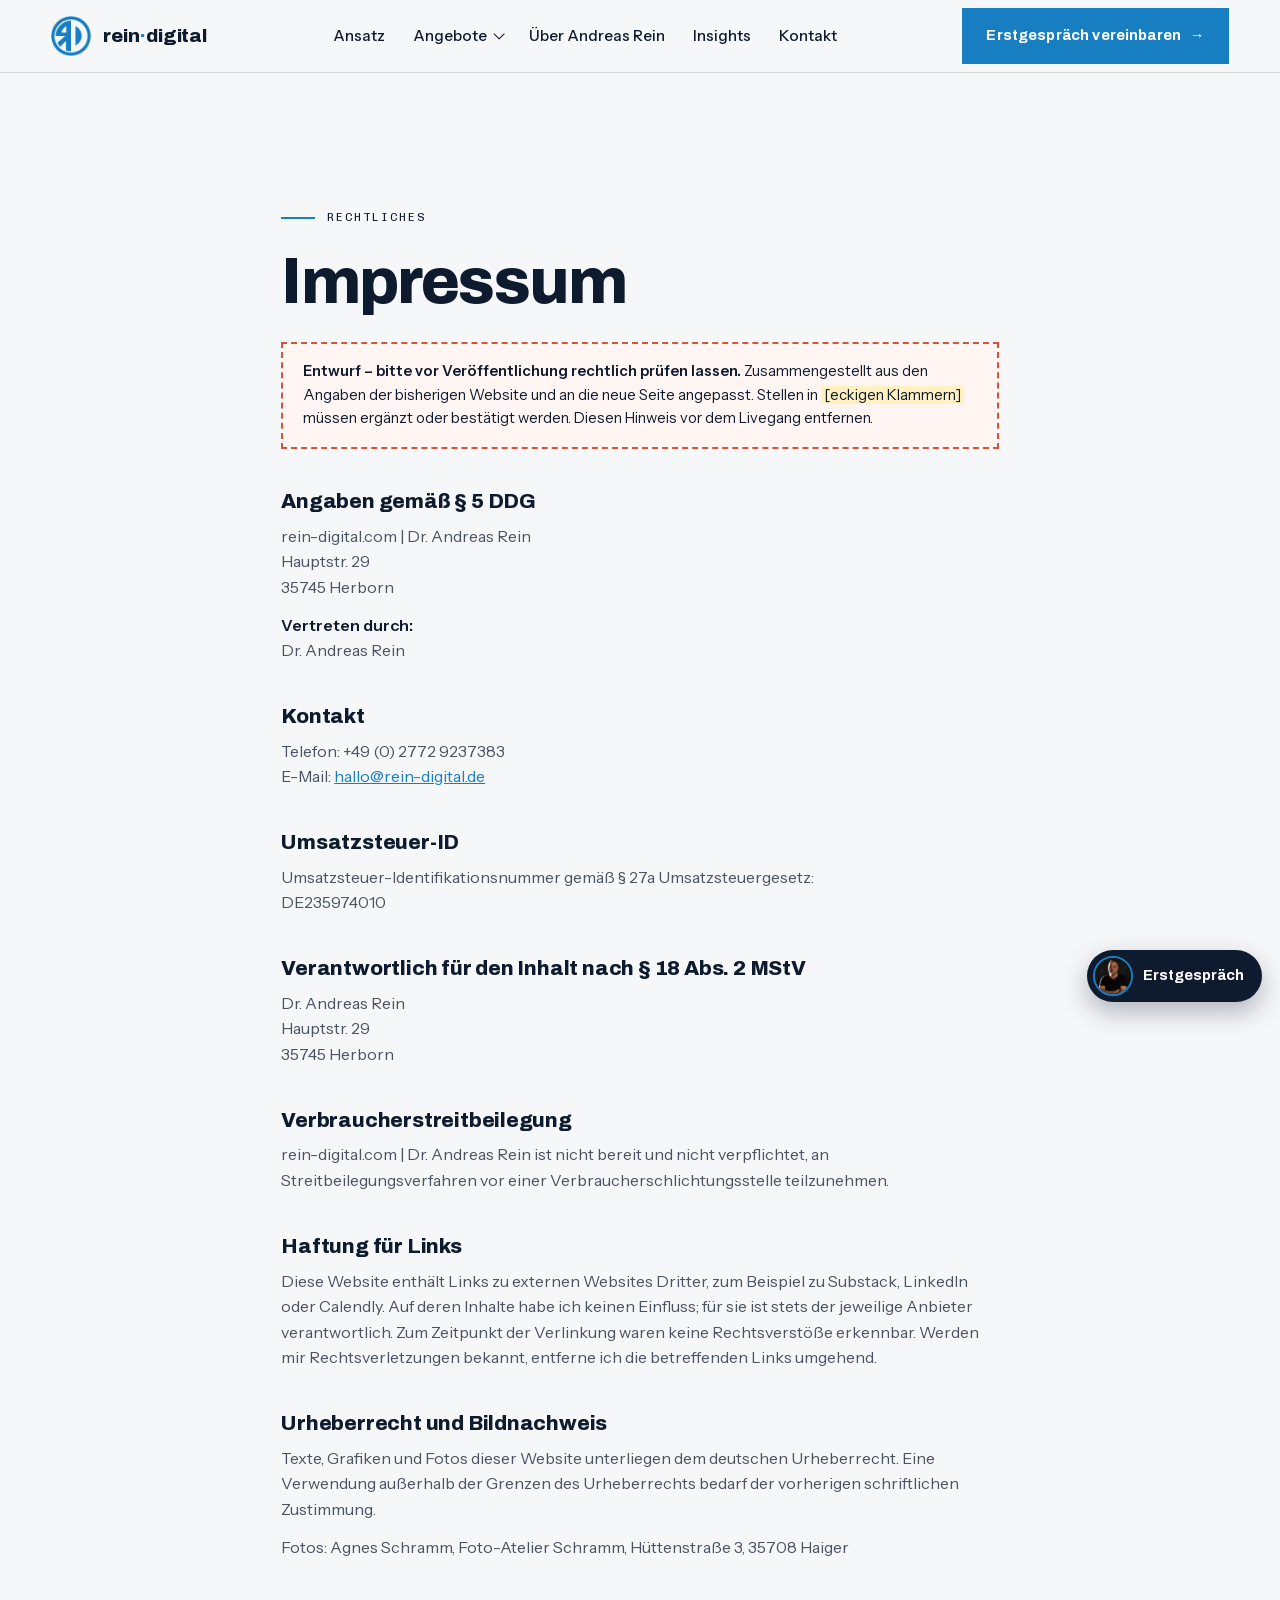
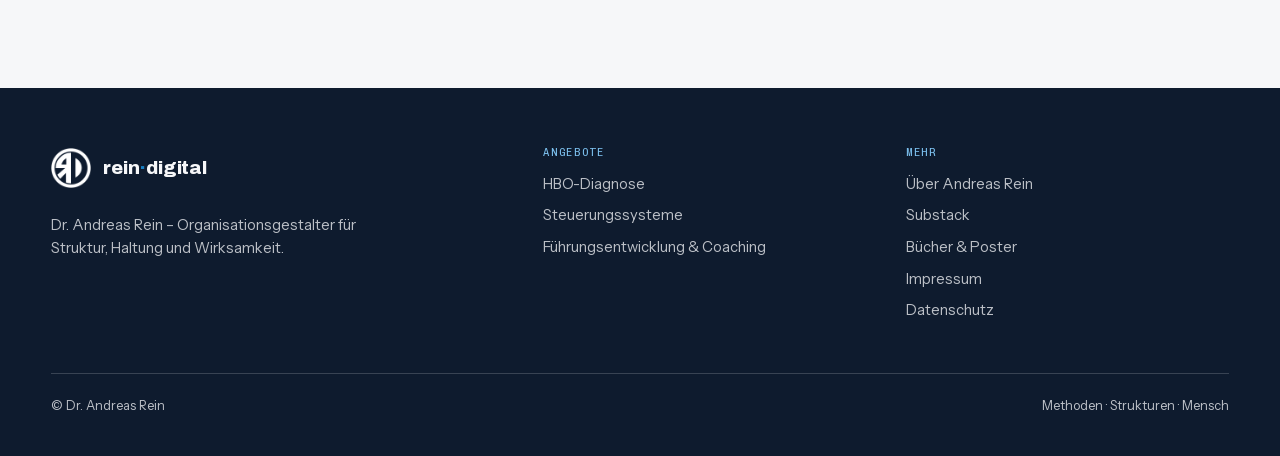
<file: impressum.html>
<!doctype html>
<html lang="de">
<head>
<meta charset="utf-8">
<meta name="robots" content="noindex,nofollow">
<meta name="viewport" content="width=device-width, initial-scale=1">
<title>Impressum – Dr. Andreas Rein</title>
<meta name="description" content="Impressum von rein-digital.com – Dr. Andreas Rein, Herborn.">
<link rel="stylesheet" href="assets/fonts.css?v=62">
<link rel="stylesheet" href="assets/site.css?v=62">
</head>
<body>

<header class="hdr">
  <div class="wrap">
    <a class="brand" href="index.html" aria-label="rein-digital Startseite"><span class="mark"><img src="assets/logo-mark.png" alt=""></span><span class="word">rein<span>·</span>digital</span></a>
    <ul class="nav">
      <li><a href="index.html#ansatz">Ansatz</a></li>
      <li class="dd"><button aria-expanded="false">Angebote</button>
        <div class="dd-menu">
          <a href="health-series.html"><b>HBO-Diagnose &amp; Transformationsbegleitung</b><small>Für Führungsteams mit Veränderungsvorhaben</small></a>
          <a href="flow-steuerung.html"><b>Steuerungssysteme</b><small>Flight Levels, OKR</small></a>
          <a href="haltung-fuehrung.html"><b>Führungsentwicklung &amp; Coaching</b><small>Für Führungskräfte und Teams mit unklaren Rollen</small></a>
        </div>
      </li>
      <li><a href="index.html#about">Über Andreas Rein</a></li>
      <li><a href="index.html#insights">Insights</a></li>
      <li><a href="index.html#termin">Kontakt</a></li>
      <li class="cta-m"><a class="btn primary" href="index.html#termin">Erstgespräch vereinbaren →</a></li>
    </ul>
    <a class="btn primary" href="index.html#termin">Erstgespräch vereinbaren <span class="arr">→</span></a>
    <button class="burger" aria-label="Menü" aria-expanded="false"><i></i></button>
  </div>
</header>

<main>
<section class="sec legal">
  <div class="wrap">
    <div class="eyebrow">Rechtliches</div>
    <h1>Impressum</h1>
    <div class="draft"><b>Entwurf – bitte vor Veröffentlichung rechtlich prüfen lassen.</b> Zusammengestellt aus den Angaben der bisherigen Website und an die neue Seite angepasst. Stellen in <mark>[eckigen Klammern]</mark> müssen ergänzt oder bestätigt werden. Diesen Hinweis vor dem Livegang entfernen.</div>
    <h2>Angaben gemäß § 5 DDG</h2>
    <p>rein-digital.com | Dr. Andreas Rein<br>Hauptstr. 29<br>35745 Herborn</p>
    <p><b>Vertreten durch:</b><br>Dr. Andreas Rein</p>

    <h2>Kontakt</h2>
    <p>Telefon: +49 (0) 2772 9237383<br>
    E-Mail: <a href="mailto:hallo@rein-digital.de">hallo@rein-digital.de</a></p>

    <h2>Umsatzsteuer-ID</h2>
    <p>Umsatzsteuer-Identifikationsnummer gemäß § 27a Umsatzsteuergesetz:<br>DE235974010</p>

    <h2>Verantwortlich für den Inhalt nach § 18 Abs. 2 MStV</h2>
    <p>Dr. Andreas Rein<br>Hauptstr. 29<br>35745 Herborn</p>

    <h2>Verbraucherstreitbeilegung</h2>
    <p>rein-digital.com | Dr. Andreas Rein ist nicht bereit und nicht verpflichtet, an Streitbeilegungsverfahren vor einer Verbraucherschlichtungsstelle teilzunehmen.</p>

    <h2>Haftung für Links</h2>
    <p>Diese Website enthält Links zu externen Websites Dritter, zum Beispiel zu Substack, LinkedIn oder Calendly. Auf deren Inhalte habe ich keinen Einfluss; für sie ist stets der jeweilige Anbieter verantwortlich. Zum Zeitpunkt der Verlinkung waren keine Rechtsverstöße erkennbar. Werden mir Rechtsverletzungen bekannt, entferne ich die betreffenden Links umgehend.</p>

    <h2>Urheberrecht und Bildnachweis</h2>
    <p>Texte, Grafiken und Fotos dieser Website unterliegen dem deutschen Urheberrecht. Eine Verwendung außerhalb der Grenzen des Urheberrechts bedarf der vorherigen schriftlichen Zustimmung.</p>
    <p>Fotos: Agnes Schramm, Foto-Atelier Schramm, Hüttenstraße 3, 35708 Haiger</p>
  </div>
</section>
</main>

<footer>
  <div class="wrap">
    <div class="foot">
      <div><a class="brand" href="index.html"><span class="mark"><img src="assets/logo-mark.png" alt=""></span><span class="word">rein<span>·</span>digital</span></a><p style="margin-top:18px;max-width:34ch">Dr. Andreas Rein – Organisationsgestalter für Struktur, Haltung und Wirksamkeit.</p></div>
      <div><h4>Angebote</h4><ul><li><a href="health-series.html">HBO-Diagnose</a></li><li><a href="flow-steuerung.html">Steuerungssysteme</a></li><li><a href="haltung-fuehrung.html">Führungsentwicklung &amp; Coaching</a></li></ul></div>
      <div><h4>Mehr</h4><ul><li><a href="index.html#about">Über Andreas Rein</a></li><li><a href="https://www.haltungsbasiert.org" target="_blank" rel="noopener">Substack</a></li><li><a href="buecher.html">Bücher &amp; Poster</a></li><li><a href="impressum.html">Impressum</a></li><li><a href="datenschutz.html">Datenschutz</a></li></ul></div>
    </div>
    <div class="foot-bottom"><span>© Dr. Andreas Rein</span><span>Methoden · Strukturen · Mensch</span></div>
  </div>
</footer>
<a class="talk-fab" href="index.html#termin" aria-label="Erstgespräch vereinbaren"><img src="assets/img/p2.jpg" alt=""><span>Erstgespräch</span></a>
<script src="assets/site.js?v=62"></script>
</body>
</html>
</file>
<file: assets/fonts.css>
/* Local copies of Google Fonts (Archivo, Instrument Sans, Chivo Mono) – no requests to Google */
/* latin-ext */
@font-face {
  font-family: 'Archivo';
  font-style: normal;
  font-weight: 300 900;
  font-stretch: 62% 125%;
  font-display: swap;
  src: url(fonts/archivo-latin-ext-0.woff2) format('woff2');
  unicode-range: U+0100-02BA, U+02BD-02C5, U+02C7-02CC, U+02CE-02D7, U+02DD-02FF, U+0304, U+0308, U+0329, U+1D00-1DBF, U+1E00-1E9F, U+1EF2-1EFF, U+2020, U+20A0-20AB, U+20AD-20C4, U+2113, U+2C60-2C7F, U+A720-A7FF;
}
/* latin */
@font-face {
  font-family: 'Archivo';
  font-style: normal;
  font-weight: 300 900;
  font-stretch: 62% 125%;
  font-display: swap;
  src: url(fonts/archivo-latin-1.woff2) format('woff2');
  unicode-range: U+0000-00FF, U+0131, U+0152-0153, U+02BB-02BC, U+02C6, U+02DA, U+02DC, U+0304, U+0308, U+0329, U+2000-206F, U+20AC, U+2122, U+2191, U+2193, U+2212, U+2215, U+FEFF, U+FFFD;
}
/* latin-ext */
@font-face {
  font-family: 'Chivo Mono';
  font-style: normal;
  font-weight: 400;
  font-display: swap;
  src: url(fonts/chivo-mono-latin-ext-2.woff2) format('woff2');
  unicode-range: U+0100-02BA, U+02BD-02C5, U+02C7-02CC, U+02CE-02D7, U+02DD-02FF, U+0304, U+0308, U+0329, U+1D00-1DBF, U+1E00-1E9F, U+1EF2-1EFF, U+2020, U+20A0-20AB, U+20AD-20C4, U+2113, U+2C60-2C7F, U+A720-A7FF;
}
/* latin */
@font-face {
  font-family: 'Chivo Mono';
  font-style: normal;
  font-weight: 400;
  font-display: swap;
  src: url(fonts/chivo-mono-latin-3.woff2) format('woff2');
  unicode-range: U+0000-00FF, U+0131, U+0152-0153, U+02BB-02BC, U+02C6, U+02DA, U+02DC, U+0304, U+0308, U+0329, U+2000-206F, U+20AC, U+2122, U+2191, U+2193, U+2212, U+2215, U+FEFF, U+FFFD;
}
/* latin-ext */
@font-face {
  font-family: 'Chivo Mono';
  font-style: normal;
  font-weight: 500;
  font-display: swap;
  src: url(fonts/chivo-mono-latin-ext-2.woff2) format('woff2');
  unicode-range: U+0100-02BA, U+02BD-02C5, U+02C7-02CC, U+02CE-02D7, U+02DD-02FF, U+0304, U+0308, U+0329, U+1D00-1DBF, U+1E00-1E9F, U+1EF2-1EFF, U+2020, U+20A0-20AB, U+20AD-20C4, U+2113, U+2C60-2C7F, U+A720-A7FF;
}
/* latin */
@font-face {
  font-family: 'Chivo Mono';
  font-style: normal;
  font-weight: 500;
  font-display: swap;
  src: url(fonts/chivo-mono-latin-3.woff2) format('woff2');
  unicode-range: U+0000-00FF, U+0131, U+0152-0153, U+02BB-02BC, U+02C6, U+02DA, U+02DC, U+0304, U+0308, U+0329, U+2000-206F, U+20AC, U+2122, U+2191, U+2193, U+2212, U+2215, U+FEFF, U+FFFD;
}
/* latin-ext */
@font-face {
  font-family: 'Instrument Sans';
  font-style: normal;
  font-weight: 400;
  font-stretch: 100%;
  font-display: swap;
  src: url(fonts/instrument-sans-latin-ext-4.woff2) format('woff2');
  unicode-range: U+0100-02BA, U+02BD-02C5, U+02C7-02CC, U+02CE-02D7, U+02DD-02FF, U+0304, U+0308, U+0329, U+1D00-1DBF, U+1E00-1E9F, U+1EF2-1EFF, U+2020, U+20A0-20AB, U+20AD-20C4, U+2113, U+2C60-2C7F, U+A720-A7FF;
}
/* latin */
@font-face {
  font-family: 'Instrument Sans';
  font-style: normal;
  font-weight: 400;
  font-stretch: 100%;
  font-display: swap;
  src: url(fonts/instrument-sans-latin-5.woff2) format('woff2');
  unicode-range: U+0000-00FF, U+0131, U+0152-0153, U+02BB-02BC, U+02C6, U+02DA, U+02DC, U+0304, U+0308, U+0329, U+2000-206F, U+20AC, U+2122, U+2191, U+2193, U+2212, U+2215, U+FEFF, U+FFFD;
}
/* latin-ext */
@font-face {
  font-family: 'Instrument Sans';
  font-style: normal;
  font-weight: 500;
  font-stretch: 100%;
  font-display: swap;
  src: url(fonts/instrument-sans-latin-ext-4.woff2) format('woff2');
  unicode-range: U+0100-02BA, U+02BD-02C5, U+02C7-02CC, U+02CE-02D7, U+02DD-02FF, U+0304, U+0308, U+0329, U+1D00-1DBF, U+1E00-1E9F, U+1EF2-1EFF, U+2020, U+20A0-20AB, U+20AD-20C4, U+2113, U+2C60-2C7F, U+A720-A7FF;
}
/* latin */
@font-face {
  font-family: 'Instrument Sans';
  font-style: normal;
  font-weight: 500;
  font-stretch: 100%;
  font-display: swap;
  src: url(fonts/instrument-sans-latin-5.woff2) format('woff2');
  unicode-range: U+0000-00FF, U+0131, U+0152-0153, U+02BB-02BC, U+02C6, U+02DA, U+02DC, U+0304, U+0308, U+0329, U+2000-206F, U+20AC, U+2122, U+2191, U+2193, U+2212, U+2215, U+FEFF, U+FFFD;
}
/* latin-ext */
@font-face {
  font-family: 'Instrument Sans';
  font-style: normal;
  font-weight: 600;
  font-stretch: 100%;
  font-display: swap;
  src: url(fonts/instrument-sans-latin-ext-4.woff2) format('woff2');
  unicode-range: U+0100-02BA, U+02BD-02C5, U+02C7-02CC, U+02CE-02D7, U+02DD-02FF, U+0304, U+0308, U+0329, U+1D00-1DBF, U+1E00-1E9F, U+1EF2-1EFF, U+2020, U+20A0-20AB, U+20AD-20C4, U+2113, U+2C60-2C7F, U+A720-A7FF;
}
/* latin */
@font-face {
  font-family: 'Instrument Sans';
  font-style: normal;
  font-weight: 600;
  font-stretch: 100%;
  font-display: swap;
  src: url(fonts/instrument-sans-latin-5.woff2) format('woff2');
  unicode-range: U+0000-00FF, U+0131, U+0152-0153, U+02BB-02BC, U+02C6, U+02DA, U+02DC, U+0304, U+0308, U+0329, U+2000-206F, U+20AC, U+2122, U+2191, U+2193, U+2212, U+2215, U+FEFF, U+FFFD;
}
</file>
<file: assets/site.css>
/* ==========================================================
   rein-digital · Redesign v2 · shared styles
   ========================================================== */
:root{
  --bg:#F6F7F9;
  --bg-2:#EAEEF3;
  --white:#FFFFFF;
  --ink:#0E1B2E;
  --ink-soft:#4A5361;
  --navy:#1B365D;
  --navy-d:#0E1B2E;
  --blue:#177EC2;
  --blue-l:#7CC0EE;
  --petrol:#00667B;
  --rust:#D2553A;
  --line:rgba(14,27,46,.14);
  --line-l:rgba(246,247,249,.18);
  --f-head:"Archivo", "Helvetica Neue", Arial, sans-serif;
  --f-body:"Instrument Sans", system-ui, sans-serif;
  --f-mono:"Chivo Mono", ui-monospace, monospace;
  --g:clamp(16px,4vw,56px);
  --max:1280px;
  --hdr:72px;
}
*{box-sizing:border-box;margin:0;padding:0}
html{scroll-behavior:smooth}
body{background:var(--bg);color:var(--ink);font-family:var(--f-body);font-size:clamp(16px,1.05vw,17.5px);line-height:1.6;overflow-x:hidden;-webkit-font-smoothing:antialiased}
img{max-width:100%;display:block}
a{color:inherit}
.wrap{max-width:var(--max);margin:0 auto;padding:0 var(--g)}
section{position:relative;scroll-margin-top:var(--hdr)}

/* ---------- type ---------- */
h1,h2,h3,h4{font-family:var(--f-head);font-weight:800;line-height:1.02;letter-spacing:-.025em;font-stretch:100%}
h1{font-size:clamp(2.7rem,6vw,5.6rem)}
h2{font-size:clamp(2.1rem,4.2vw,3.9rem)}
h3{font-size:clamp(1.3rem,1.8vw,1.65rem);letter-spacing:-.015em}
.wide{font-stretch:118%}
.hl{color:var(--blue)}
.lead{font-size:clamp(1.08rem,1.35vw,1.25rem);color:var(--ink-soft);max-width:52ch}
.eyebrow{display:inline-flex;align-items:center;gap:12px;font-family:var(--f-mono);font-size:.7rem;letter-spacing:.18em;text-transform:uppercase;color:var(--ink);margin-bottom:22px}
.eyebrow::before{content:"";width:34px;height:2px;background:var(--blue)}
.dark .eyebrow{color:var(--bg)}
.dark .eyebrow::before{background:var(--blue-l)}
.mono{font-family:var(--f-mono);font-size:.68rem;letter-spacing:.14em;text-transform:uppercase}
.sec{padding:clamp(80px,10vw,150px) 0}
.sec-head{display:grid;grid-template-columns:1.2fr 1fr;gap:40px;align-items:end;margin-bottom:clamp(40px,5vw,70px)}
.sec-head .lead{justify-self:end}
@media (max-width:860px){.sec-head{grid-template-columns:1fr}.sec-head .lead{justify-self:start}}
.dark{background:var(--navy-d);color:var(--bg)}
.dark .lead{color:rgba(246,247,249,.72)}
.navy{background:var(--navy);color:var(--bg)}
.navy .lead{color:rgba(246,247,249,.75)}
.white{background:var(--white)}

/* ---------- buttons ---------- */
.btn{display:inline-flex;align-items:center;gap:.6em;font-family:var(--f-head);font-weight:700;font-size:.92rem;letter-spacing:.01em;text-decoration:none;border:2px solid var(--ink);padding:.95em 1.5em;color:var(--ink);background:transparent;cursor:pointer;transition:background .25s,color .25s,border-color .25s,transform .25s}
.btn:hover{background:var(--ink);color:var(--bg)}
.btn.primary{background:var(--blue);border-color:var(--blue);color:#fff}
.btn.primary:hover{background:var(--navy);border-color:var(--navy)}
.btn.light{border-color:var(--bg);color:var(--bg)}
.btn.light:hover{background:var(--bg);color:var(--ink)}
.btn .arr{transition:transform .25s}
.btn:hover .arr{transform:translateX(4px)}
.link{font-family:var(--f-head);font-weight:700;text-decoration:none;border-bottom:2px solid var(--blue);padding-bottom:2px}
.link:hover{color:var(--blue)}

/* ---------- header ---------- */
.hdr{position:sticky;top:0;z-index:60;background:rgba(246,247,249,.94);backdrop-filter:saturate(1.2);border-bottom:1px solid var(--line)}
.hdr .wrap{display:flex;align-items:center;justify-content:space-between;gap:24px;height:var(--hdr)}
.brand{display:inline-flex;align-items:center;gap:12px;text-decoration:none;white-space:nowrap}
.brand .mark{width:40px;height:40px;overflow:hidden;flex:none}
.brand .mark img{width:50px;height:50px;max-width:none;margin:-1px 0 0 -5px}
.brand .word{font-family:var(--f-head);font-weight:800;font-size:1.2rem;letter-spacing:-.01em}
.brand .word span{color:var(--blue)}
.nav{display:flex;align-items:center;gap:28px;list-style:none}
.nav a{text-decoration:none;font-weight:500;font-size:.95rem;position:relative;padding:6px 0}
.nav a::after{content:"";position:absolute;left:0;right:100%;bottom:0;height:2px;background:var(--blue);transition:right .3s}
.nav a:hover::after,.nav a[aria-current=page]::after{right:0}
.nav .dd{position:relative}
.nav .dd > button{font:inherit;font-weight:500;font-size:.95rem;background:none;border:0;cursor:pointer;color:var(--ink);display:flex;align-items:center;gap:6px;padding:6px 0}
.nav .dd > button::after{content:"";width:7px;height:7px;border-right:1.5px solid currentColor;border-bottom:1.5px solid currentColor;transform:rotate(45deg) translateY(-3px)}
.dd-menu{position:absolute;top:calc(100% + 14px);left:-22px;min-width:300px;background:var(--white);border:1px solid var(--line);box-shadow:0 18px 40px rgba(14,27,46,.12);padding:10px;display:none}
.dd.open .dd-menu,.dd:hover .dd-menu{display:block}
.dd:hover .dd-menu::before{content:"";position:absolute;left:0;right:0;top:-16px;height:16px}
.dd-menu a{display:block;padding:12px 14px}
.dd-menu a::after{display:none}
.dd-menu a:hover{background:var(--bg)}
.dd-menu a b{display:block;font-family:var(--f-head);font-weight:700}
.dd-menu a small{color:var(--ink-soft);font-size:.82rem}
.burger{display:none;width:44px;height:44px;border:1.5px solid var(--ink);background:none;cursor:pointer;position:relative}
.burger i,.burger::before,.burger::after{content:"";position:absolute;left:11px;right:11px;height:2px;background:var(--ink);transition:.3s}
.burger::before{top:14px}.burger i{top:20px}.burger::after{top:26px}
.menu-open .burger::before{top:20px;transform:rotate(45deg)}
.menu-open .burger i{opacity:0}
.menu-open .burger::after{top:20px;transform:rotate(-45deg)}
@media (max-width:960px){
  .burger{display:block}
  .hdr .btn{display:none}
  .nav{position:fixed;inset:var(--hdr) 0 auto 0;background:var(--bg);flex-direction:column;align-items:stretch;gap:0;padding:12px var(--g) 28px;border-bottom:1px solid var(--line);display:none;max-height:calc(100vh - var(--hdr));overflow:auto}
  .menu-open .nav{display:flex}
  .nav > li > a,.nav .dd > button{display:block;width:100%;text-align:left;padding:16px 0;font-size:1.15rem;font-family:var(--f-head);font-weight:700;border-bottom:1px solid var(--line)}
  .nav .dd > button{display:flex;justify-content:space-between}
  .dd-menu{position:static;display:block;box-shadow:none;border:0;padding:0 0 8px;min-width:0;background:transparent}
  .dd-menu a{padding:12px 0 12px 16px;border-left:2px solid var(--blue)}
  .nav .cta-m{margin-top:20px}
  .nav .cta-m a{display:inline-flex}
}
@media (min-width:961px){.nav .cta-m{display:none}}

/* ---------- hero (home) ---------- */
.hero{position:relative;overflow:hidden;min-height:min(calc(100vh - var(--hdr)),880px);display:flex;align-items:center;padding:clamp(50px,7vw,110px) 0}
/* Hero background: "hero-flow.svg" (lines, animated). Previous photo variant: url("hero-bg.jpg") */
.hero-bg{position:absolute;inset:0;background:#F6F7F9 url("hero-flow.svg?v=49") 30% center/cover no-repeat}
.hero-bg::after{content:"";position:absolute;inset:0;background:linear-gradient(90deg,rgba(246,247,249,.7) 0%,rgba(246,247,249,.45) 38%,rgba(246,247,249,0) 60%)}
.hero .wrap{position:relative;z-index:1;width:100%;display:grid;grid-template-columns:1.25fr .85fr;gap:clamp(30px,5vw,80px);align-items:center}
.hero h1{font-size:clamp(3rem,6.6vw,6.4rem);line-height:.95}
.hero h1 .strike{color:var(--ink-soft);font-weight:300;background:linear-gradient(var(--rust),var(--rust)) 0 58%/0% .09em no-repeat;-webkit-box-decoration-break:clone;box-decoration-break:clone;animation:strike .9s .6s cubic-bezier(.7,0,.2,1) forwards}
@keyframes strike{to{background-size:100% .09em}}
.hero h1 .big{display:block;color:var(--blue)}
.hero .lead{margin-top:28px;color:var(--ink)}
.hero-cta{display:flex;flex-wrap:wrap;gap:14px;margin-top:36px}
.hero-meta{display:flex;flex-wrap:wrap;gap:8px 22px;margin-top:40px;padding-top:24px;border-top:1px solid var(--line)}
.hero-meta span{font-family:var(--f-mono);font-size:.66rem;letter-spacing:.14em;text-transform:uppercase;color:var(--ink-soft)}
.hero-meta span b{color:var(--ink);font-weight:500}
.portrait-card{position:relative;justify-self:end;width:min(100%,430px)}
.portrait-card .frame{position:absolute;inset:18px -18px -18px 18px;border:2px solid var(--blue);z-index:0}
.portrait-card img{position:relative;z-index:1;width:100%;aspect-ratio:4/5;object-fit:cover;object-position:50% 20%;filter:grayscale(.15) contrast(1.05)}
.portrait-card .tag{position:absolute;z-index:2;left:-26px;bottom:34px;max-width:270px;background:var(--navy-d);color:#fff;padding:16px 20px 16px 18px;border-left:4px solid var(--blue);box-shadow:0 18px 36px rgba(14,27,46,.28)}
.portrait-card .tag b{display:block;font-family:var(--f-head);font-size:1.1rem;letter-spacing:-.01em}
.portrait-card .tag span{display:block;margin-top:6px;font-size:.84rem;line-height:1.45;color:rgba(246,247,249,.75)}
@media (max-width:900px){
  .hero{min-height:0}
  .hero .wrap{grid-template-columns:1fr}
  .hero-bg{background-position:72% 18%;background-size:auto 62%;background-color:#F6F7F9}
  .hero-bg::after{background:linear-gradient(180deg,rgba(246,247,249,.5) 0%,rgba(246,247,249,.72) 40%,rgba(246,247,249,.9) 70%,rgba(246,247,249,.6) 100%)}
  .portrait-card{justify-self:center;width:min(84%,360px);margin:14px auto 44px}
  .portrait-card .tag{left:-14px;right:-14px;bottom:-26px;max-width:none}
}

/* ---------- page hero (subpages) ---------- */
.phero{padding:clamp(70px,9vw,140px) 0 clamp(60px,7vw,100px);position:relative;overflow:hidden}
.phero h1{font-size:clamp(2.6rem,5.6vw,5.2rem);max-width:16ch}
.phero .lead{margin-top:26px}
.phero .crumbs{font-family:var(--f-mono);font-size:.66rem;letter-spacing:.14em;text-transform:uppercase;color:var(--ink-soft);margin-bottom:26px}
.phero .crumbs a{text-decoration:none}
.phero .crumbs a:hover{color:var(--blue)}
.phero.dark .crumbs{color:rgba(246,247,249,.6)}

/* ---------- ticker ---------- */
.ticker{background:var(--navy-d);color:var(--bg);overflow:hidden}
.ticker-track{display:flex;width:max-content;animation:tick 45s linear infinite}
.ticker:hover .ticker-track{animation-play-state:paused}
.ticker p{font-family:var(--f-head);font-size:clamp(1.15rem,1.9vw,1.7rem);font-weight:700;padding:20px 0;white-space:nowrap;letter-spacing:-.01em}
.ticker s{color:rgba(246,247,249,.45);text-decoration-color:var(--rust);text-decoration-thickness:3px;font-weight:400}
.ticker b{color:var(--blue-l)}
.ticker .sep{color:var(--blue);margin:0 1em}
@keyframes tick{to{transform:translateX(-50%)}}

/* ---------- about / portfolio ---------- */
.about{background:var(--navy-d);color:var(--bg);overflow:hidden}
.about-grid{display:grid;grid-template-columns:1fr 1.1fr;gap:clamp(30px,6vw,96px);align-items:center}
.about-photo{position:relative}
.about-photo img{width:100%;aspect-ratio:4/5;object-fit:cover;object-position:40% 30%}
.about-photo .name{position:absolute;left:-4px;bottom:-0.18em;font-family:var(--f-head);font-weight:900;font-stretch:125%;font-size:clamp(3rem,7vw,6.4rem);line-height:.8;color:var(--bg);mix-blend-mode:difference;letter-spacing:-.04em;pointer-events:none}
.about h2{font-size:clamp(2.2rem,4.4vw,4.1rem)}
.about h2 em{font-style:normal;color:var(--blue-l)}
.about p{color:rgba(246,247,249,.78);margin-top:22px;max-width:56ch}
.about blockquote{margin-top:34px;padding:22px 0 0;border-top:1px solid var(--line-l);font-family:var(--f-head);font-weight:700;font-size:clamp(1.25rem,1.9vw,1.6rem);line-height:1.25;letter-spacing:-.01em}
.about blockquote span{color:var(--blue-l)}
.stats{display:grid;grid-template-columns:repeat(4,1fr);margin-top:clamp(60px,7vw,100px);border-top:1px solid var(--line-l)}
.stat{padding:28px 20px 0 0}
.stat + .stat{padding-left:20px;border-left:1px solid var(--line-l)}
.stat b{display:block;font-family:var(--f-head);font-weight:900;font-stretch:115%;font-size:clamp(2.6rem,4.6vw,4.4rem);line-height:1;letter-spacing:-.03em}
.stat b sup{font-size:.45em;color:var(--blue-l);vertical-align:top;margin-left:2px}
.stat span{display:block;margin-top:10px;font-size:.92rem;color:rgba(246,247,249,.7)}
@media (max-width:900px){.about-grid{grid-template-columns:1fr}.about-photo{max-width:480px}.stats{grid-template-columns:1fr 1fr}.stat:nth-child(3){padding-left:0;border-left:0}.stat:nth-child(n+3){margin-top:24px}}

/* clients marquee */
.clients{border-top:1px solid var(--line-l);margin-top:clamp(60px,7vw,90px);padding-top:26px;overflow:hidden}
.clients .mono{color:rgba(246,247,249,.55);display:block;margin-bottom:16px}
.marquee{display:flex;width:max-content;animation:tick 70s linear infinite}
.marquee span{font-family:var(--f-head);font-weight:800;font-size:clamp(1.3rem,2.2vw,1.9rem);color:rgba(246,247,249,.28);white-space:nowrap;margin-right:1.4em;letter-spacing:-.01em;transition:color .3s}
.marquee span:hover{color:var(--bg)}

/* credentials */
.creds{display:grid;grid-template-columns:1fr 1.25fr;gap:clamp(30px,5vw,80px);align-items:start}
.degrees{display:grid;gap:0;border-top:2px solid var(--ink)}
.degree{display:grid;grid-template-columns:64px 1fr;gap:16px;padding:18px 0;border-bottom:1px solid var(--line)}
.degree .y{font-family:var(--f-mono);font-size:.78rem;color:var(--blue);padding-top:3px}
.degree b{font-family:var(--f-head);font-size:1.12rem;display:block;line-height:1.2}
.degree span{font-size:.88rem;color:var(--ink-soft)}
.badges{display:grid;grid-template-columns:repeat(3,1fr);gap:12px}
.badge{position:relative;background:var(--white);border:1px solid var(--line);padding:20px 18px 18px;min-height:150px;display:flex;flex-direction:column;justify-content:space-between;transition:transform .3s,box-shadow .3s,border-color .3s}
.badge:hover{transform:translateY(-4px);box-shadow:0 14px 28px rgba(14,27,46,.1);border-color:var(--blue)}
.badge .y{font-family:var(--f-mono);font-size:.66rem;letter-spacing:.12em;color:var(--blue)}
.badge b{font-family:var(--f-head);font-size:1.02rem;line-height:1.2;display:block;margin:10px 0 8px}
.badge span{font-size:.78rem;color:var(--ink-soft);line-height:1.35}
.badge.top{background:var(--navy);color:var(--bg);border-color:var(--navy)}
.badge.top .y{color:var(--blue-l)}
.badge.top span{color:rgba(246,247,249,.7)}
.badge.more{display:none}
.badges.all .badge.more{display:flex}
.badges-foot{margin-top:18px;display:flex;justify-content:space-between;align-items:center;gap:16px;flex-wrap:wrap}
@media (max-width:900px){.creds{grid-template-columns:1fr}.badges{grid-template-columns:1fr 1fr}}
@media (max-width:420px){.badges{grid-template-columns:1fr}}

/* career timeline (horizontal) */
.career{margin-top:clamp(60px,7vw,100px)}
.career-track{display:flex;gap:0;overflow-x:auto;scroll-snap-type:x mandatory;padding-bottom:14px;scrollbar-width:thin}
.station{flex:0 0 clamp(220px,24vw,280px);scroll-snap-align:start;padding:36px 22px 0 0;position:relative;background:linear-gradient(var(--ink),var(--ink)) 0 9px/100% 2px no-repeat}
.station::before{content:"";position:absolute;top:2px;left:0;width:16px;height:16px;border-radius:50%;background:var(--bg);border:2px solid var(--blue)}
.station.now::before{background:var(--blue)}
.station .y{font-family:var(--f-mono);font-size:.7rem;letter-spacing:.1em;color:var(--blue)}
.station b{display:block;font-family:var(--f-head);font-size:1.08rem;margin:8px 0 4px;line-height:1.2}
.station span{font-size:.86rem;color:var(--ink-soft);display:block}
.career-nav{display:flex;gap:8px}
.career-nav button{width:44px;height:44px;border:1.5px solid var(--ink);background:none;cursor:pointer;font-size:1.1rem}
.career-nav button:hover{background:var(--ink);color:var(--bg)}

/* ---------- coherence (venn) ---------- */
.coh-grid{display:grid;grid-template-columns:1fr 1fr;gap:clamp(30px,6vw,90px);align-items:center}
.venn{width:100%;max-width:520px;height:auto;justify-self:center;overflow:visible}
.venn .c{transition:transform 1s cubic-bezier(.6,0,.2,1),opacity .4s;mix-blend-mode:multiply}
.venn .lbl{font-family:var(--f-head);font-weight:800;font-size:19px;letter-spacing:-.01em;transition:transform 1s cubic-bezier(.6,0,.2,1)}
.venn .core{transition:opacity .5s .5s,transform .6s .5s;transform-origin:250px 238px}
.venn.apart .core{opacity:0;transform:scale(.6);transition-delay:0s}
.venn .warn{opacity:0;transition:opacity .4s}
.venn.apart .warn{opacity:1;transition-delay:.6s}
.venn.apart .c1,.venn.apart .l1{transform:translate(-62px,-44px)}
.venn.apart .c2,.venn.apart .l2{transform:translate(62px,-44px)}
.venn.apart .c3,.venn.apart .l3{transform:translate(0,72px)}
.pillars{margin-top:30px;border-top:2px solid var(--ink)}
.pillar{display:grid;grid-template-columns:28px 1fr;gap:14px;padding:16px 0;border-bottom:1px solid var(--line)}
.pillar i{width:14px;height:14px;border-radius:50%;margin-top:6px}
.pillar b{font-family:var(--f-head);font-size:1.15rem;display:block}
.pillar span{font-size:.94rem;color:var(--ink-soft)}
.seg{display:inline-flex;border:2px solid var(--ink);margin-top:28px}
.seg button{font:inherit;font-family:var(--f-head);font-weight:700;font-size:.9rem;background:none;border:0;padding:.85em 1.3em;cursor:pointer;color:var(--ink)}
.seg button[aria-pressed=true]{background:var(--ink);color:var(--bg)}
@media (max-width:900px){.coh-grid{grid-template-columns:1fr}.venn{max-width:400px}}

/* ---------- services overview ---------- */
.svc{display:grid;grid-template-columns:repeat(3,1fr);gap:18px}
.svc-card{position:relative;display:flex;flex-direction:column;background:var(--white);border:1px solid var(--line);text-decoration:none;min-height:100%;transition:transform .35s,box-shadow .35s}
.svc-card:hover{transform:translateY(-6px);box-shadow:0 22px 44px rgba(14,27,46,.12)}
.svc-card .vis{height:190px;background:var(--navy);position:relative;overflow:hidden}
.svc-card .vis svg{position:absolute;inset:0;width:100%;height:100%}
.svc-card .body{padding:26px 24px 24px;display:flex;flex-direction:column;gap:12px;flex:1}
.svc-card .n{font-family:var(--f-mono);font-size:.7rem;letter-spacing:.12em;color:var(--blue)}
.svc-card h3{font-size:1.6rem}
.svc-card p{color:var(--ink-soft);font-size:.96rem}
.svc-card ul{list-style:none;margin-top:4px}
.svc-card li{font-size:.9rem;padding:6px 0;border-top:1px solid var(--line)}
.svc-card .go{margin-top:auto;padding-top:16px;font-family:var(--f-head);font-weight:700;color:var(--blue);display:flex;align-items:center;gap:8px}
.svc-card:hover .go span{transform:translateX(5px)}
.svc-card .go span{transition:transform .3s}
@media (max-width:980px){.svc{grid-template-columns:1fr}.svc-card .vis{height:160px}}
.formats{margin-top:clamp(50px,6vw,80px);display:grid;grid-template-columns:repeat(3,1fr);border-top:2px solid var(--ink)}
.formats div{padding:18px 18px 18px 0;border-bottom:1px solid var(--line);font-family:var(--f-head);font-weight:700;font-size:1.05rem;display:flex;gap:12px}
.formats div::before{content:"→";color:var(--blue)}
@media (max-width:820px){.formats{grid-template-columns:1fr}}

/* ---------- pulse check ---------- */
.pulse-grid{display:grid;grid-template-columns:1.1fr 1fr;gap:clamp(30px,5vw,80px);align-items:start}
.q{display:grid;grid-template-columns:24px 1fr auto;gap:16px;align-items:start;padding:15px 12px;margin:0 -12px;border-top:1px solid var(--line);cursor:pointer;user-select:none;transition:background .3s}
.q:last-of-type{border-bottom:1px solid var(--line)}
.q input{appearance:none;width:24px;height:24px;border:2px solid var(--ink);margin-top:2px;position:relative;cursor:pointer;background:var(--white)}
.q input:checked{background:var(--rust);border-color:var(--rust)}
.q input:checked::after{content:"";position:absolute;left:6px;top:1px;width:6px;height:12px;border:solid #fff;border-width:0 2px 2px 0;transform:rotate(45deg)}
.q span{font-size:1.02rem;line-height:1.4}
.q em{font-style:normal;font-family:var(--f-mono);font-size:.6rem;letter-spacing:.14em;text-transform:uppercase;color:var(--rust);border:1px solid var(--rust);padding:.35em .6em;margin-top:3px;opacity:0;transform:translateX(-6px);transition:.3s;white-space:nowrap}
.q:has(input:checked){background:rgba(210,85,58,.07)}
.q:has(input:checked) em{opacity:1;transform:none}
.befund{position:sticky;top:calc(var(--hdr) + 24px);border:2px solid var(--ink);background:var(--white);padding:28px;box-shadow:8px 8px 0 var(--ink);transition:background .5s}
.befund[data-l="1"]{background:#E4EEF8}.befund[data-l="2"]{background:#F6E8E2}.befund[data-l="3"]{background:#F6DAD1}
.b-head{display:flex;justify-content:space-between;align-items:baseline;gap:16px}
.b-score{font-family:var(--f-head);font-size:clamp(4rem,7vw,6.2rem);line-height:.9;font-weight:300;letter-spacing:-.04em}
.b-score b{font-weight:900;color:var(--lc,var(--ink));transition:color .4s}
.b-score small{font-size:.36em;color:var(--ink-soft)}
.meter{display:grid;grid-template-columns:repeat(6,1fr);gap:4px;margin:22px 0 26px}
.meter i{height:12px;background:rgba(14,27,46,.1);transition:background .35s}
.meter i.on{background:var(--lc,var(--rust))}
.dims{display:grid;gap:10px;padding:18px 0;border-top:1px solid var(--line);border-bottom:1px solid var(--line)}
.dim-row{display:grid;grid-template-columns:120px 1fr;align-items:center;gap:12px;font-family:var(--f-mono);font-size:.66rem;letter-spacing:.12em;text-transform:uppercase}
.dim-row div{display:grid;grid-template-columns:repeat(2,1fr);gap:4px}
.dim-row i{height:8px;background:rgba(14,27,46,.1);transition:background .35s}
.dim-row i.on{background:var(--ink)}
.verdict{padding-top:18px;min-height:120px}
.verdict h3{font-size:1.6rem;margin:0 0 8px}
.verdict p{color:var(--ink-soft);font-size:.95rem}
.verdict a{display:inline-block;margin-top:12px;font-family:var(--f-head);font-weight:700;color:var(--blue)}
.note{font-family:var(--f-mono);font-size:.62rem;color:var(--ink-soft);margin-top:16px;letter-spacing:.04em}
@media (max-width:900px){
  .pulse-grid{grid-template-columns:1fr}
  .befund{bottom:12px;top:auto;z-index:5;padding:14px 16px;box-shadow:4px 4px 0 var(--ink);display:grid;grid-template-columns:auto 1fr;column-gap:16px;align-items:center}
  .befund .mono,.dims,.note{display:none}
  .b-head{grid-row:1/3}
  .b-score{font-size:2.6rem}
  .meter{margin:0 0 8px;grid-column:2}
  .verdict{grid-column:2;padding:0;min-height:0}
  .verdict h3{font-size:1.1rem;margin:0}
  .verdict p{font-size:.8rem}
  .verdict a{margin-top:2px;font-size:.85rem}
}

/* ---------- steampunk / books ---------- */
.steam{background:var(--navy-d);color:var(--bg);overflow-x:clip;overflow-y:visible}
.gears{position:absolute;pointer-events:none}
.gears path{fill:none;stroke:var(--blue);stroke-width:1.4}
.gears .g2 path{stroke:var(--blue-l)}
.steam .gears{right:-140px;top:-230px;width:min(640px,72vw);opacity:.32}
.steam-grid{display:grid;grid-template-columns:1.1fr .9fr;gap:clamp(30px,5vw,80px);align-items:center;position:relative}
.steam h2{font-size:clamp(2.4rem,5vw,4.6rem)}
.steam h2 b{color:var(--blue-l);font-weight:900}
.steam blockquote{margin-top:28px;border-left:3px solid var(--blue);padding-left:22px;font-size:1.12rem;color:rgba(246,247,249,.82);max-width:50ch}
.book-cover{justify-self:center;max-width:340px;filter:drop-shadow(0 30px 40px rgba(0,0,0,.45));transform:rotate(-3deg);transition:transform .5s}
.book-cover:hover{transform:rotate(0) scale(1.02)}
.books{margin-top:clamp(50px,6vw,80px);display:grid;grid-template-columns:repeat(3,1fr);border-top:1px solid var(--line-l);position:relative}
.book{padding:26px 26px 0 0}
.book + .book{padding-left:26px;border-left:1px solid var(--line-l)}
.book .mono{color:var(--blue-l)}
.book h3{margin:10px 0;font-size:1.3rem}
.book p{color:rgba(246,247,249,.7);font-size:.94rem}
.book a{display:inline-block;margin-top:14px;font-family:var(--f-head);font-weight:700;color:var(--blue-l);text-decoration:none}
@media (max-width:900px){.steam-grid{grid-template-columns:1fr}.books{grid-template-columns:1fr}.book,.book+.book{padding:24px 0;border-left:0;border-bottom:1px solid var(--line-l)}}

/* ---------- CTA ---------- */
.cta{overflow:hidden}
.cta-grid{display:grid;grid-template-columns:1.3fr .7fr;gap:clamp(30px,5vw,80px);align-items:center}
.cta h2{font-size:clamp(2.5rem,5.6vw,5.2rem)}
.cta h2 span{color:var(--blue)}
.cta p{margin-top:22px}
.cta .btns{display:flex;flex-wrap:wrap;gap:14px;margin-top:34px}
.cta-photo{position:relative}
.cta-photo img{width:100%;aspect-ratio:1;object-fit:cover;object-position:50% 30%}
.cta-photo::before{content:"";position:absolute;inset:-14px 14px 14px -14px;background:var(--blue);z-index:-1}
@media (max-width:860px){.cta-grid{grid-template-columns:1fr}.cta-photo{max-width:320px;margin-left:14px}}

/* ---------- footer ---------- */
footer{background:var(--navy-d);color:rgba(246,247,249,.75);padding:60px 0 40px;font-size:.92rem}
.foot{display:grid;grid-template-columns:1.4fr 1fr 1fr;gap:40px}
.foot .brand .word{color:var(--bg)}
.foot .brand .mark img{filter:brightness(0) invert(1)}
.foot h4{font-family:var(--f-mono);font-weight:400;font-size:.66rem;letter-spacing:.16em;text-transform:uppercase;color:var(--blue-l);margin-bottom:14px}
.foot ul{list-style:none;display:grid;gap:8px}
.foot a{text-decoration:none}
.foot a:hover{color:#fff}
.foot-bottom{margin-top:50px;padding-top:22px;border-top:1px solid var(--line-l);display:flex;justify-content:space-between;gap:20px;flex-wrap:wrap;font-size:.8rem}
@media (max-width:760px){.foot{grid-template-columns:1fr}}

/* ---------- subpage components ---------- */
.split{display:grid;grid-template-columns:1fr 1fr;gap:clamp(30px,6vw,90px);align-items:center}
@media (max-width:900px){.split{grid-template-columns:1fr}}
.quote-big{font-family:var(--f-head);font-weight:800;font-size:clamp(1.8rem,3.4vw,3rem);line-height:1.08;letter-spacing:-.02em}
.quote-big span{color:var(--blue)}
.dark .quote-big span,.navy .quote-big span{color:var(--blue-l)}

/* format detail cards */
.fmt-list{display:grid;gap:22px}
.fmt{display:grid;grid-template-columns:.9fr 1.1fr;background:var(--white);border:1px solid var(--line)}
.fmt-l{padding:clamp(26px,3vw,42px);border-right:1px solid var(--line);display:flex;flex-direction:column;gap:16px}
.fmt-r{padding:clamp(26px,3vw,42px);display:grid;gap:26px}
.fmt .top{display:flex;justify-content:space-between;align-items:center}
.fmt .n{font-family:var(--f-head);font-weight:900;font-stretch:120%;font-size:3rem;line-height:1;color:var(--blue)}
.chip{font-family:var(--f-mono);font-size:.66rem;letter-spacing:.14em;text-transform:uppercase;border:1.5px solid var(--ink);padding:.45em .85em}
.fmt h3{font-size:clamp(1.6rem,2.4vw,2.2rem)}
.fmt p{color:var(--ink-soft)}
.who{margin-top:auto;padding-top:16px;border-top:1px solid var(--line);font-size:.9rem}
.who .mono{display:block;color:var(--blue);margin-bottom:6px}
.steps{display:grid;grid-template-columns:repeat(var(--n,4),1fr);gap:3px}
.steps div{background:var(--bg);padding:14px 12px 16px;border-top:4px solid var(--blue);font-size:.86rem;line-height:1.35}
.steps div b{display:block;font-family:var(--f-mono);font-weight:400;font-size:.62rem;letter-spacing:.12em;text-transform:uppercase;color:var(--blue);margin-bottom:6px}
.result ul{list-style:none;display:grid;grid-template-columns:1fr 1fr;gap:8px 20px}
.result li{position:relative;padding-left:22px;font-size:.93rem}
.result li::before{content:"";position:absolute;left:0;top:.5em;width:10px;height:10px;background:var(--blue)}
.result .mono{display:block;margin-bottom:12px;color:var(--ink-soft)}
@media (max-width:980px){.fmt{grid-template-columns:1fr}.fmt-l{border-right:0;border-bottom:1px solid var(--line)}.steps{grid-template-columns:1fr 1fr}.result ul{grid-template-columns:1fr}}

/* format matrix */
.matrix{position:relative;display:grid;grid-template-columns:110px repeat(3,1fr);grid-template-rows:auto repeat(2,minmax(130px,auto));gap:3px}
.matrix .ax{font-family:var(--f-mono);font-size:.64rem;letter-spacing:.12em;text-transform:uppercase;color:rgba(246,247,249,.6);display:flex;align-items:center;padding:10px}
.matrix .ax.col{justify-content:center;text-align:center}
.matrix .cell{background:rgba(246,247,249,.05);border:1px dashed rgba(246,247,249,.15);position:relative;min-height:120px;padding:8px;display:flex}
.matrix a.f{flex:1;min-width:0;background:var(--blue);color:#fff;text-decoration:none;padding:12px;display:flex;flex-direction:column;justify-content:space-between;gap:10px;transition:transform .3s,background .3s;hyphens:auto;overflow-wrap:anywhere}
.matrix a.f:hover{transform:translateY(-3px);background:#1a8dd8}
.matrix a.f b{font-family:var(--f-head);font-size:clamp(.82rem,1.05vw,1rem);line-height:1.15}
.matrix a.f span{font-family:var(--f-mono);font-size:.62rem;letter-spacing:.12em;text-transform:uppercase;opacity:.85}
.matrix a.f.deep{background:var(--bg);color:var(--ink)}
.matrix a.f.deep:hover{background:#fff}
.matrix .span3{grid-column:2/5}
@media (max-width:760px){.matrix{grid-template-columns:58px repeat(3,1fr)}.matrix .cell{padding:4px}.matrix a.f{padding:8px}.matrix a.f b{font-size:.74rem}.matrix .ax{padding:4px;font-size:.55rem}}

/* flight levels diagram */
.fl{display:grid;grid-template-columns:1.15fr .85fr;gap:clamp(30px,5vw,70px);align-items:center}
.fl-svg{width:100%;height:auto;overflow:visible}
.fl-svg .plane{cursor:pointer;transition:opacity .4s}
.fl-svg .plane polygon{transition:fill .4s,stroke .4s}
.fl-svg.focus .plane{opacity:.35}
.fl-svg.focus .plane.act{opacity:1}
.fl-svg .plane.act polygon{fill:var(--blue);stroke:var(--blue-l)}
.fl-svg text{font-family:var(--f-head);font-weight:800}
.fl-svg .item{transition:none}
.fl-tabs{display:grid;border-top:2px solid var(--bg)}
.fl-tab{display:grid;grid-template-columns:70px 1fr;gap:14px;padding:18px 0;border-bottom:1px solid var(--line-l);background:none;border-left:0;border-right:0;border-top:0;color:inherit;text-align:left;font:inherit;cursor:pointer}
.fl-tab .lv{font-family:var(--f-head);font-weight:900;font-stretch:120%;font-size:1.9rem;line-height:1;color:rgba(246,247,249,.35);transition:color .3s}
.fl-tab b{font-family:var(--f-head);font-size:1.2rem;display:block}
.fl-tab span{display:block;font-size:.93rem;color:rgba(246,247,249,.7);max-height:0;overflow:hidden;opacity:0;transition:max-height .45s,opacity .35s,margin .35s}
.fl-tab.act .lv{color:var(--blue-l)}
.fl-tab.act span{max-height:140px;opacity:1;margin-top:6px}
@media (max-width:900px){.fl{grid-template-columns:1fr}}

/* compare table */
.cmp{display:grid;grid-template-columns:180px 1fr 1fr;border-top:2px solid var(--ink)}
.cmp > div{padding:18px 16px 18px 0;border-bottom:1px solid var(--line);font-size:.96rem}
.cmp .h{font-family:var(--f-head);font-weight:800;font-size:1.3rem}
.cmp .k{font-family:var(--f-mono);font-size:.66rem;letter-spacing:.12em;text-transform:uppercase;color:var(--blue);padding-top:22px}
@media (max-width:760px){.cmp{grid-template-columns:1fr 1fr}.cmp .k{grid-column:1/-1;padding-bottom:0;border-bottom:0}.cmp .corner{display:none}}

/* process steps */
.process{display:grid;grid-template-columns:repeat(5,1fr);gap:0;counter-reset:p;border-top:2px solid var(--ink)}
.process div{padding:26px 20px 26px 0;position:relative}
.process div + div{padding-left:20px;border-left:1px solid var(--line)}
.process b{display:block;font-family:var(--f-head);font-size:1.15rem;margin:12px 0 8px}
.process span{font-size:.9rem;color:var(--ink-soft)}
.process .n{font-family:var(--f-head);font-weight:900;font-stretch:120%;font-size:2.6rem;line-height:1;color:var(--blue)}
@media (max-width:980px){.process{grid-template-columns:1fr 1fr}.process div:nth-child(odd){padding-left:0;border-left:0}.process div{border-bottom:1px solid var(--line)}}
@media (max-width:520px){.process{grid-template-columns:1fr}.process div,.process div+div{padding-left:0;border-left:0}}

.checks{display:grid;grid-template-columns:repeat(auto-fit,minmax(220px,1fr));gap:3px}
.checks div{background:rgba(246,247,249,.06);padding:24px 22px;font-family:var(--f-head);font-weight:700;font-size:1.1rem;line-height:1.25}
.checks div::before{content:"✓";display:block;color:var(--blue-l);font-size:1.3rem;margin-bottom:12px}

/* before/after slider (steampunk vs future) */
.ba{position:relative;user-select:none;border:2px solid var(--ink);background:var(--white);overflow:hidden}
.ba-side{display:grid;grid-template-rows:auto 1fr}
.ba-head{display:flex;justify-content:space-between;padding:18px 24px;border-bottom:1px solid var(--line);font-family:var(--f-head);font-weight:800;font-size:1.15rem}
.ba-head span:last-child{color:var(--blue)}
.ba-rows{display:grid}
.ba-row{position:relative;height:58px;border-bottom:1px solid var(--line);overflow:hidden}
.ba-row:last-child{border-bottom:0}
.ba-row .old,.ba-row .new{position:absolute;inset:0;display:flex;align-items:center;padding:0 24px;font-size:1rem}
.ba-row .old{color:var(--ink-soft);background:#EFE7DF;padding-right:52%!important}
.ba-row .old::before{content:"⚙";margin-right:12px;color:var(--rust)}
.ba-row .new{padding-left:52%!important}
.ba-row .new{background:var(--navy);color:#fff;font-weight:600;justify-content:flex-end;text-align:right;clip-path:inset(0 0 0 var(--x,50%))}
.ba-row .new::after{content:"←";margin-left:12px;color:var(--blue-l)}
.ba-handle{position:absolute;top:57px;bottom:0;left:var(--x,50%);width:3px;background:var(--blue);transform:translateX(-50%);cursor:ew-resize;z-index:3}
.ba-handle::after{content:"⟷";position:absolute;top:50%;left:50%;transform:translate(-50%,-50%);width:46px;height:46px;border-radius:50%;background:var(--blue);color:#fff;display:grid;place-items:center;font-size:1.1rem;box-shadow:0 6px 16px rgba(14,27,46,.3)}
.ba input[type=range]{position:absolute;inset:57px 0 0 0;width:100%;height:calc(100% - 57px);opacity:0;cursor:ew-resize;z-index:4}
@media (max-width:640px){.ba-row{height:96px}.ba-row .old,.ba-row .new{font-size:.88rem;padding:0 14px}}

/* three levels cards (haltung) */
.levels{display:grid;grid-template-columns:repeat(3,1fr);gap:3px}
.level{background:var(--white);padding:30px 26px;border-top:5px solid var(--blue)}
.level:nth-child(2){border-top-color:var(--petrol)}
.level:nth-child(3){border-top-color:var(--navy)}
.level h3{font-size:1.6rem;margin-bottom:6px}
.level .q2{font-family:var(--f-head);font-weight:700;color:var(--blue);margin-bottom:14px}
.level ul{list-style:none;display:grid;gap:10px}
.level li{font-size:.94rem;color:var(--ink-soft);padding-left:18px;position:relative}
.level li::before{content:"?";position:absolute;left:0;font-family:var(--f-head);font-weight:800;color:var(--blue)}
@media (max-width:900px){.levels{grid-template-columns:1fr}}

/* reveal */
.rv{opacity:0;transform:translateY(26px);transition:opacity .8s,transform .8s cubic-bezier(.2,.7,.2,1)}
.rv.in{opacity:1;transform:none}

/* ---------- talk band ---------- */
.talk{background:var(--blue);color:#fff;padding:clamp(50px,6vw,80px) 0}
.talk-grid{display:grid;grid-template-columns:1.4fr .6fr;gap:40px;align-items:center}
.talk-q{font-family:var(--f-head);font-weight:800;font-size:clamp(1.6rem,3vw,2.6rem);line-height:1.1;letter-spacing:-.02em}
.talk-q span{color:var(--navy-d)}
.talk-a{display:grid;gap:14px;justify-items:start}
.talk-a span{font-size:.92rem;opacity:.9}
.talk .btn.primary{background:var(--navy-d);border-color:var(--navy-d)}
.talk .btn.primary:hover{background:#fff;color:var(--ink);border-color:#fff}
@media (max-width:860px){.talk-grid{grid-template-columns:1fr}}

/* ---------- booking ---------- */
.book-sec{background:var(--white)}
.anchor{position:absolute;top:0}
.book-grid{display:grid;grid-template-columns:.9fr 1.1fr;gap:clamp(30px,5vw,80px);align-items:start}
.book-intro h2{font-size:clamp(2.2rem,4.4vw,4rem)}
.book-intro .lead{margin-top:22px}
.book-points{list-style:none;margin-top:26px;display:grid;gap:10px}
.book-points li{font-family:var(--f-head);font-weight:700;font-size:1.05rem;display:flex;gap:12px}
.book-points li::before{content:"✓";color:var(--blue)}
.book-me{display:flex;align-items:center;gap:16px;margin-top:34px;padding-top:24px;border-top:1px solid var(--line)}
.book-me img{width:68px;height:68px;border-radius:50%;object-fit:cover;object-position:50% 25%}
.book-me b{display:block;font-family:var(--f-head)}
.book-me span{font-size:.88rem;color:var(--ink-soft)}
.booker{border:2px solid var(--ink);background:var(--bg);box-shadow:10px 10px 0 var(--blue);min-height:520px;display:flex;flex-direction:column}
.bk-steps{display:grid;grid-template-columns:repeat(3,1fr);border-bottom:2px solid var(--ink)}
.bk-steps span{padding:14px 12px;font-family:var(--f-mono);font-size:.64rem;letter-spacing:.12em;text-transform:uppercase;color:var(--ink-soft);border-right:1px solid var(--line)}
.bk-steps span:last-child{border-right:0}
.bk-steps span.on{background:var(--ink);color:#fff}
.bk-steps span.done{color:var(--blue)}
.bk-body{padding:clamp(20px,2.6vw,32px);flex:1;display:flex;flex-direction:column;gap:18px}
.bk-body h3{font-size:1.4rem}
.bk-meta{display:flex;gap:10px;flex-wrap:wrap}
.bk-meta span{font-family:var(--f-mono);font-size:.62rem;letter-spacing:.12em;text-transform:uppercase;border:1px solid var(--line);padding:.45em .7em;background:#fff}
.days{display:grid;grid-template-columns:repeat(5,1fr);gap:6px}
.day{font:inherit;border:1.5px solid var(--line);background:#fff;padding:10px 4px;cursor:pointer;text-align:center;transition:border-color .2s,background .2s}
.day small{display:block;font-family:var(--f-mono);font-size:.58rem;letter-spacing:.1em;text-transform:uppercase;color:var(--ink-soft)}
.day b{display:block;font-family:var(--f-head);font-size:1.35rem;line-height:1.1}
.day em{display:block;font-style:normal;font-size:.62rem;color:var(--blue);margin-top:2px}
.day:hover{border-color:var(--blue)}
.day.sel{background:var(--ink);border-color:var(--ink);color:#fff}
.day.sel small,.day.sel em{color:var(--blue-l)}
.day:disabled{opacity:.4;cursor:not-allowed}
.day:disabled em{color:var(--ink-soft)}
.wk-nav{display:flex;justify-content:space-between;align-items:center}
.wk-nav button{font:inherit;font-family:var(--f-head);font-weight:700;background:none;border:0;cursor:pointer;color:var(--blue);padding:4px 0}
.wk-nav button:disabled{color:var(--ink-soft);opacity:.4;cursor:default}
.wk-nav b{font-family:var(--f-head)}
.slots{display:grid;grid-template-columns:repeat(4,1fr);gap:8px}
.slot{font:inherit;font-family:var(--f-head);font-weight:800;font-size:1.15rem;padding:16px 6px;border:2px solid var(--blue);background:#fff;color:var(--blue);cursor:pointer;transition:background .2s,color .2s}
.slot:hover{background:var(--blue);color:#fff}
.slot:disabled{border-color:var(--line);color:var(--ink-soft);background:repeating-linear-gradient(-45deg,transparent 0 6px,rgba(14,27,46,.06) 6px 7px);cursor:not-allowed;text-decoration:line-through}
.slot small{display:block;font-family:var(--f-mono);font-weight:400;font-size:.55rem;letter-spacing:.1em;text-transform:uppercase;text-decoration:none}
.bk-empty{color:var(--ink-soft);font-size:.95rem;padding:24px;border:1.5px dashed var(--line);text-align:center}
.bk-form{display:grid;gap:12px}
.bk-form label{display:grid;gap:6px;font-size:.85rem;font-weight:600}
.bk-form input[type=text],.bk-form input[type=email],.bk-form input[type=tel],.bk-form textarea{font:inherit;font-weight:400;font-size:1rem;padding:12px 14px;border:1.5px solid var(--line);background:#fff;color:var(--ink);width:100%}
.bk-form input:focus,.bk-form textarea:focus{outline:none;border-color:var(--blue)}
.bk-form textarea{min-height:90px;resize:vertical}
.bk-form .row{display:grid;grid-template-columns:1fr 1fr;gap:12px}
.bk-form .consent{display:flex;gap:10px;align-items:flex-start;font-weight:400;font-size:.8rem;color:var(--ink-soft)}
.bk-form .consent input{margin-top:3px;flex:none}
.bk-chosen{display:flex;justify-content:space-between;align-items:center;gap:12px;background:var(--navy);color:#fff;padding:14px 16px}
.bk-chosen b{font-family:var(--f-head)}
.bk-chosen button{font:inherit;font-size:.8rem;background:none;border:0;color:var(--blue-l);cursor:pointer;text-decoration:underline}
.bk-done{text-align:left;display:grid;gap:14px;align-content:start}
.bk-done .big{font-family:var(--f-head);font-weight:900;font-size:clamp(2rem,3.4vw,2.8rem);line-height:1;color:var(--blue)}
.bk-done .when{font-family:var(--f-head);font-weight:800;font-size:1.3rem}
.bk-done .acts{display:flex;gap:10px;flex-wrap:wrap;margin-top:8px}
.demo-note{margin-top:22px;font-family:var(--f-mono);font-size:.64rem;letter-spacing:.04em;color:var(--ink-soft)}
.demo-note button{font:inherit;background:none;border:0;color:var(--blue);text-decoration:underline;cursor:pointer}
@media (max-width:900px){.book-grid{grid-template-columns:1fr}.booker{box-shadow:6px 6px 0 var(--blue)}}
@media (max-width:520px){.slots{grid-template-columns:1fr 1fr}.bk-form .row{grid-template-columns:1fr}.day b{font-size:1.1rem}.bk-steps span{font-size:.55rem;padding:12px 8px}}

/* floating talk button */
.talk-fab{position:fixed;right:18px;bottom:18px;z-index:70;display:flex;align-items:center;gap:10px;background:var(--navy-d);color:#fff;text-decoration:none;padding:6px 18px 6px 6px;border-radius:40px;box-shadow:0 10px 26px rgba(14,27,46,.3);font-family:var(--f-head);font-weight:700;font-size:.92rem;transform:translateY(120px);transition:transform .4s cubic-bezier(.3,1.4,.5,1),background .2s}
.talk-fab.show{transform:none}
.talk-fab:hover{background:var(--blue)}
.talk-fab img{width:40px;height:40px;border-radius:50%;object-fit:cover;object-position:50% 20%;border:2px solid var(--blue)}
body.menu-open .talk-fab{display:none}

/* values row (replaces numbers) */
.values .stat i{display:block;font-style:normal;color:var(--blue-l);margin-bottom:12px}
.values .stat b{font-size:clamp(1.7rem,2.6vw,2.4rem);font-stretch:110%;letter-spacing:-.02em}

@media (max-width:900px){
  .values{grid-template-columns:1fr}
  .values .stat,.values .stat + .stat,.values .stat:nth-child(n+3){display:grid;grid-template-columns:34px 1fr;column-gap:12px;padding:20px 0;margin:0;border-left:0;border-bottom:1px solid var(--line-l)}
  .values .stat i{grid-row:1/3;margin:6px 0 0}
  .values .stat b{font-size:1.6rem}
  .values .stat span{margin-top:6px}
}

/* Calendly embed */
.cal-gate{display:flex;flex-direction:column;flex:1}
.cal-body{flex:1;display:flex;flex-direction:column;align-items:flex-start;justify-content:center;gap:16px;padding:clamp(24px,4vw,48px)}
.cal-ico{color:var(--blue)}
.cal-body h3{font-size:clamp(1.4rem,2.2vw,1.9rem);line-height:1.15;max-width:18ch}
.cal-body p{color:var(--ink-soft);max-width:44ch}
.cal-note{font-size:.78rem;line-height:1.5;margin-top:6px}
.cal-note a{color:var(--blue)}
.booker.cal.loaded{background:#fff}
.cal-frame{flex:none;position:relative;min-width:300px;height:720px}
.cal-frame iframe{position:absolute;inset:0;width:100%!important;height:100%!important;border:0;display:block}
@media (max-width:900px){.cal-frame{height:820px}}
.cal-wait{position:absolute;inset:0;display:flex;align-items:center;justify-content:center;font-family:var(--f-mono);font-size:.7rem;letter-spacing:.12em;text-transform:uppercase;color:var(--ink-soft)}
.cal-frame.ready .cal-wait{display:none}

/* ==========================================================
   Briefing-Update: drei Säulen, Angebote, Thesen, Insights, Kontakt
   ========================================================== */
.hero h1{font-size:clamp(2.7rem,5.6vw,5.5rem);line-height:.98}
.hero-pillars{display:flex;flex-wrap:wrap;gap:10px 26px;margin-top:40px;padding-top:24px;border-top:1px solid var(--line)}
.hero-pillars span{display:inline-flex;align-items:center;gap:10px;font-family:var(--f-mono);font-size:.68rem;letter-spacing:.14em;text-transform:uppercase;color:var(--ink-soft)}
.hero-pillars i{width:10px;height:22px;background:var(--navy)}
.hero-pillars span:nth-child(2) i{background:var(--petrol)}
.hero-pillars .third{color:var(--ink);font-weight:500}
.hero-pillars .third i{background:none;border:2px dashed var(--blue);animation:pillarIn 1.2s 1.4s forwards}
@keyframes pillarIn{to{background:var(--blue);border-style:solid}}

/* pillars visual */
.temple{width:100%;max-width:520px;height:auto;justify-self:center;overflow:visible}
.temple .beam{transform-box:view-box;transform-origin:297px 116px;transition:transform 1s cubic-bezier(.5,0,.2,1)}
.temple .c3{transition:opacity .6s,transform .8s cubic-bezier(.5,0,.2,1)}
.temple .ghost{opacity:0;transition:opacity .4s}
.temple .warn{opacity:0;transition:opacity .4s}
.temple .ok{transition:opacity .4s .3s}
.temple .dots circle{animation:beamflow 3.2s linear infinite}
.temple .dots circle:nth-child(2){animation-delay:-.8s}.temple .dots circle:nth-child(3){animation-delay:-1.6s}.temple .dots circle:nth-child(4){animation-delay:-2.4s}
@keyframes beamflow{0%{transform:translateX(0);opacity:0}15%{opacity:1}85%{opacity:1}100%{transform:translateX(60px);opacity:0}}
.temple.two .beam{transform:rotate(7deg)}
.temple.two .c3{opacity:0;transform:translateY(30px)}
.temple.two .ghost{opacity:1;transition-delay:.4s}
.temple.two .warn{opacity:1;transition-delay:.7s}
.temple.two .ok{opacity:0;transition-delay:0s}
.temple.two .dots circle{animation-play-state:paused;opacity:.3}
.temple.two .l3{fill:#D2553A}
.pillar em{display:block;font-style:normal;font-size:.94rem;color:var(--ink);margin:2px 0 4px}
.flow-note{margin-top:24px;padding:16px 18px;background:var(--white);border-left:3px solid var(--blue);font-size:.95rem;color:var(--ink-soft)}
.flow-note b{color:var(--ink)}
.hbo-note{margin-top:clamp(40px,5vw,64px);padding-top:20px;border-top:1px solid var(--line);font-family:var(--f-mono);font-size:.7rem;letter-spacing:.06em;color:var(--ink-soft);max-width:80ch}

/* offers */
#angebote .svc-card{background:var(--bg)}
.offer{display:grid;grid-template-columns:auto 1fr;gap:10px 14px;margin-top:6px;padding-top:14px;border-top:1px solid var(--line)}
.offer dt{font-family:var(--f-mono);font-size:.62rem;letter-spacing:.14em;text-transform:uppercase;color:var(--blue);padding-top:4px}
.offer dd{font-size:.93rem;color:var(--ink)}
.offer dt:nth-of-type(3),.offer dt:nth-of-type(3)+dd{font-weight:600}

/* about: branches */
.branches{margin-top:18px;font-family:var(--f-mono);font-size:.66rem;letter-spacing:.12em;text-transform:uppercase;color:rgba(246,247,249,.55)}

/* manifesto */
.theses{list-style:none;counter-reset:th;display:grid;grid-template-columns:1fr 1fr;gap:0 clamp(30px,5vw,70px);position:relative;border-top:1px solid var(--line-l)}
.theses li{counter-increment:th;position:relative;padding:22px 0 22px 52px;border-bottom:1px solid var(--line-l);color:rgba(246,247,249,.75);font-size:1.02rem}
.theses li::before{content:counter(th,decimal-leading-zero);position:absolute;left:0;top:27px;font-family:var(--f-mono);font-size:.75rem;color:var(--blue-l)}
.theses li b{display:block;font-family:var(--f-head);font-size:1.25rem;line-height:1.2;color:var(--bg);margin-bottom:4px;letter-spacing:-.01em}
.theses li:last-child{grid-column:1/-1}
.steam .sec-head .lead{color:rgba(246,247,249,.72)}
.steam-book{margin-top:clamp(60px,7vw,100px);padding-top:clamp(40px,5vw,60px);border-top:1px solid var(--line-l)}
.steam-book h3{font-size:clamp(1.6rem,2.6vw,2.3rem);margin:10px 0 14px;color:var(--bg)}
.steam-book p{color:rgba(246,247,249,.75);max-width:50ch}
.steam-book .book-cover{max-width:260px}
@media (max-width:900px){.theses{grid-template-columns:1fr}}

/* insights */
.ins-grid{display:grid;grid-template-columns:1fr 1fr;gap:18px}
.substack{display:flex;flex-direction:column;gap:14px;align-items:flex-start;background:var(--navy-d);color:var(--bg);padding:clamp(26px,4vw,44px);text-decoration:none;transition:transform .3s}
.substack:hover{transform:translateY(-4px)}
.substack .mono{color:var(--blue-l)}
.substack h3{font-size:clamp(1.6rem,2.6vw,2.3rem)}
.substack p{color:rgba(246,247,249,.75)}
.substack .btn{margin-top:auto}
.posts{display:flex;flex-direction:column;border-top:2px solid var(--ink);padding-top:14px}
.post{display:block;padding:18px 0;border-bottom:1px solid var(--line);text-decoration:none}
.post b{display:block;font-family:var(--f-head);font-size:1.15rem;line-height:1.25}
.post span{display:block;margin-top:4px;font-size:.92rem;color:var(--ink-soft)}
.post:hover b{color:var(--blue)}
@media (max-width:900px){.ins-grid{grid-template-columns:1fr}}

/* first call steps */
.steps-call{list-style:none;counter-reset:sc;margin:30px 0;border-top:2px solid var(--ink)}
.steps-call li{counter-increment:sc;position:relative;padding:14px 0 14px 40px;border-bottom:1px solid var(--line)}
.steps-call li::before{content:counter(sc);position:absolute;left:0;top:13px;font-family:var(--f-head);font-weight:900;font-size:1.3rem;color:var(--blue);line-height:1.2}
.steps-call b{display:block;font-family:var(--f-head);font-size:1.05rem}
.steps-call span{display:block;font-size:.92rem;color:var(--ink-soft)}

/* contact form */
.contact{margin-top:clamp(50px,6vw,80px);display:grid;grid-template-columns:.8fr 1.2fr;gap:clamp(24px,4vw,60px);border-top:2px solid var(--ink);padding-top:clamp(28px,4vw,44px)}
.contact-head h3{font-size:clamp(1.5rem,2.4vw,2.1rem)}
.contact-head p{color:var(--ink-soft);margin-top:10px}
.contact-fields{display:grid;grid-template-columns:1fr 1fr;gap:14px}
.contact-fields .full{grid-column:1/-1}
.contact label{display:flex;flex-direction:column;gap:6px;font-family:var(--f-mono);font-size:.66rem;letter-spacing:.1em;text-transform:uppercase;color:var(--ink-soft)}
.contact input[type=text],.contact input[type=email],.contact textarea{font:inherit;font-family:var(--f-body);font-size:1rem;letter-spacing:0;text-transform:none;color:var(--ink);background:var(--white);border:1.5px solid var(--line);padding:12px 14px;border-radius:0}
.contact input:focus,.contact textarea:focus{outline:none;border-color:var(--blue)}
.contact .consent{flex-direction:row;align-items:flex-start;gap:10px;font-family:var(--f-body);font-size:.82rem;letter-spacing:0;text-transform:none;line-height:1.45}
.contact .consent input{margin-top:3px;width:16px;height:16px;flex:none}
.contact .consent a{color:var(--blue)}
.contact .hp{position:absolute;left:-9999px}
.contact-foot{display:flex;flex-wrap:wrap;align-items:center;gap:16px}
.contact-msg{font-size:.9rem}
.contact-msg.err{color:var(--rust)}.contact-msg.ok{color:var(--petrol)}
.contact-msg a{color:var(--blue)}
@media (max-width:860px){.contact{grid-template-columns:1fr}.contact-fields{grid-template-columns:1fr}}
.about .eyebrow,.steam .eyebrow{color:var(--bg)}
.about .eyebrow::before,.steam .eyebrow::before{background:var(--blue-l)}
.about h2{font-size:clamp(2rem,3.3vw,3.1rem);line-height:1.05}

/* Befund (modern): dark card with three mini pillars */
.befund{background:var(--navy-d);color:var(--bg);border:0;box-shadow:0 34px 60px -24px rgba(14,27,46,.55);padding:30px 32px}
.befund[data-l]{background:var(--navy-d)}
.befund .mono{color:var(--blue-l)}
.befund .b-score small{color:rgba(246,247,249,.45)}
.befund .meter{display:none}
.befund .meter i{background:rgba(246,247,249,.14)}
.mt{position:relative;height:210px;margin:22px 0 6px}
.mt-cols{position:absolute;left:0;right:0;top:30px;bottom:34px;display:grid;grid-template-columns:repeat(3,1fr);gap:18px;padding:0 8%}
.mt-col{position:relative;display:flex;align-items:flex-end;justify-content:center}
.mt-col i{display:block;width:46%;height:var(--h,100%);background:var(--c);transition:height .7s cubic-bezier(.5,0,.2,1),background .4s}
.mt-col.weak i{background:repeating-linear-gradient(-45deg,#E2603F 0 6px,#C9492C 6px 12px)}
.mt-col span{position:absolute;bottom:-28px;left:50%;transform:translateX(-50%);font-family:var(--f-mono);font-size:.6rem;letter-spacing:.14em;text-transform:uppercase;color:rgba(246,247,249,.6);white-space:nowrap}
.mt-col.weak span{color:#F09A80}
.mt-beam{position:absolute;left:4%;right:4%;height:14px;top:var(--by,16px);background:var(--bg);transform:rotate(var(--tilt,0deg));transform-origin:50% 100%;transition:top .7s cubic-bezier(.5,0,.2,1),transform .7s cubic-bezier(.5,0,.2,1);display:flex;align-items:center;justify-content:center}
.mt-beam span{font-family:var(--f-mono);font-size:.55rem;letter-spacing:.3em;text-transform:uppercase;color:var(--navy-d)}
.mt.shaky .mt-beam{animation:wobble 2.4s ease-in-out infinite}
@keyframes wobble{50%{transform:rotate(calc(var(--tilt,0deg) + .8deg))}}
.mt-base{position:absolute;left:0;right:0;bottom:32px;height:3px;background:rgba(246,247,249,.25)}
.befund .verdict{border-top:1px solid var(--line-l);margin-top:14px}
.befund .verdict h3{color:#fff}
.befund .verdict p{color:rgba(246,247,249,.72)}
.befund .verdict p strong{color:#fff}
.befund .verdict a{color:var(--blue-l)}
.befund .note{color:rgba(246,247,249,.45)}
@media (max-width:900px){
  .befund{box-shadow:0 14px 30px -10px rgba(14,27,46,.5);padding:14px 16px}
  .befund .meter{display:grid}
  .mt{display:none}
  .befund .verdict{border-top:0;margin-top:0}
}

/* logo watermark (about) + gears running across the section edge */
.about .wrap{position:relative;z-index:1}
.steam .gears{z-index:0}
.steam .wrap{position:relative;z-index:1}
.about + .steam{margin-top:-2px;padding-top:calc(clamp(80px,10vw,150px) + 2px)}


/* logo under the pillars (static) */
.temple-col{display:flex;flex-direction:column;align-items:center;justify-self:center;width:100%;max-width:520px}
.temple-col .temple{max-width:100%}
.logo-under{width:clamp(120px,14vw,170px);aspect-ratio:1;border-radius:50%;overflow:hidden;margin-top:18px;opacity:.55}
.logo-under img{width:125%;max-width:none;margin:-2.5% 0 0 -12.5%}

/* toggle sits on top of the pillars; both stay in view while scrolling */
.seg-wrap{display:flex;flex-direction:column;align-items:center;gap:10px;margin-bottom:22px}
.seg-wrap .mono{color:var(--blue)}
.seg-wrap .seg{margin-top:0;background:var(--white)}
#ansatz .coh-grid{align-items:start}
@media (min-width:901px){#ansatz .temple-col{align-self:stretch;justify-content:flex-start}.temple-sticky{position:sticky;top:calc(var(--hdr) + 20px)}}
.temple-sticky{display:flex;flex-direction:column;align-items:center;width:100%}
.logo-under{width:clamp(100px,10vw,130px);margin-top:10px}
@media (min-width:901px){.temple-sticky .temple{max-width:460px}#ansatz .logo-under{margin-top:auto}}
.navy .eyebrow,.dark .eyebrow{color:var(--bg)}
.navy .eyebrow::before{background:var(--blue-l)}
.navy .checks div,.dark .checks div{color:var(--bg)}

/* legal pages */
.legal .wrap{max-width:820px}
.legal h1{font-size:clamp(2.4rem,5vw,4rem);margin-bottom:28px}
.legal h2{font-size:clamp(1.2rem,1.6vw,1.45rem);margin:42px 0 12px;letter-spacing:-.01em}
.legal p,.legal li{color:var(--ink-soft);max-width:70ch}
.legal p+p{margin-top:12px}
.legal ul{margin:10px 0 12px 1.2em}
.legal li{margin:4px 0}
.legal a{color:var(--blue)}
.legal b{color:var(--ink)}
.legal mark{background:#FFF1C2;color:var(--ink);padding:0 .2em}
.draft{border:2px dashed var(--rust);background:#FFF6F3;padding:16px 20px;font-size:.92rem;color:var(--ink);margin-bottom:10px}
.legal-intro{background:var(--white);border-left:3px solid var(--blue);padding:18px 22px;margin-top:22px;color:var(--ink-soft)}
.legal-date{margin-top:30px!important;font-family:var(--f-mono);font-size:.75rem}
@media (min-width:961px){.nav a,.nav .dd > button,.hdr .btn{white-space:nowrap}}
@media (min-width:961px) and (max-width:1180px){.nav{gap:20px}.nav a,.nav .dd > button{font-size:.88rem}.hdr .wrap > .btn{padding:.8em 1.1em;font-size:.84rem}.hdr .wrap > .btn .arr{display:none}}
/* mobile hero: portrait version of the flow lines (chaos left -> calm flow right) */
@media (max-width:900px){.hero-bg{background-image:url("hero-flow-mobile.svg?v=49");background-size:100% auto;background-position:center top;background-repeat:no-repeat}.hero-bg::after{background:linear-gradient(180deg,rgba(246,247,249,.35) 0%,rgba(246,247,249,.55) 30%,rgba(246,247,249,.55) 55%,rgba(246,247,249,.15) 75%,rgba(246,247,249,0) 100%)}}
@media (min-width:901px){#ansatz .temple-col{position:relative;padding-bottom:170px}#ansatz .logo-under{position:absolute;bottom:0;left:50%;margin:0;transform:translateX(-50%)}}
@media (min-width:901px){.temple-sticky .temple{max-width:400px}#ansatz .temple-col{padding-bottom:140px}#ansatz .logo-under{width:110px}.seg-wrap{margin-bottom:14px}}
.logo-under{border-radius:0;overflow:visible}.logo-under img{width:100%;margin:0}
.brand .mark img{width:100%;height:100%;margin:0}
/* haltungsbasiert.org mark in the Substack card: monochrome, colour on hover */
.substack{position:relative;overflow:hidden}
.hbo-mark{position:absolute;right:clamp(20px,3vw,36px);bottom:clamp(20px,3vw,34px);width:clamp(110px,12vw,170px);aspect-ratio:520/294}
.hbo-mark img{position:absolute;inset:0;width:100%;height:100%;transition:opacity .5s}
.hbo-mark .m{opacity:.85}.hbo-mark .c{opacity:0}
.substack:hover .hbo-mark .m{opacity:0}.substack:hover .hbo-mark .c{opacity:1}
@media (max-width:520px){.hbo-mark{position:relative;right:auto;bottom:auto;align-self:flex-end;margin-top:4px;width:96px}}
.substack-foot{margin-top:auto;width:100%;display:flex;flex-wrap:wrap;align-items:flex-end;justify-content:space-between;gap:16px}
.substack .substack-foot .btn{margin-top:0}
.hbo-mark,.substack .hbo-mark{position:relative;right:auto;bottom:auto;margin:0;width:clamp(96px,11vw,150px)}

/* ---------- Bücher & Poster ---------- */
.bk-list{display:grid;gap:clamp(70px,9vw,130px)}
.bk{display:grid;grid-template-columns:minmax(0,5fr) minmax(0,7fr);gap:clamp(32px,6vw,90px);align-items:center}
.bk-list .bk:nth-child(even) .bk-cover{order:2}
.bk-cover{background:var(--white);border:1px solid var(--line);padding:clamp(20px,3vw,44px);display:flex;justify-content:center}
.bk-cover img{max-height:460px;width:auto;object-fit:contain}
.bk-cover.wide img{max-height:none;width:100%}
.bk-body h2{margin:.35em 0 .15em}
.bk-sub{font-family:var(--f-head);font-weight:600;color:var(--blue);margin-bottom:1.1em;font-size:1.05rem}
.bk-body p{margin-bottom:1em;max-width:62ch}
.bk-body .btn{margin-top:.8em}
.bk-poster .bk-cover{background:transparent;border-color:var(--line-l)}
.bk-poster .bk-body p{color:rgba(246,247,249,.82)}
@media (max-width:900px){.bk{grid-template-columns:1fr}.bk-list .bk:nth-child(even) .bk-cover{order:0}.bk-cover img{max-height:380px}}
.bk-poster .bk-body h2{color:var(--bg)}

/* ---------- contact via Tally ---------- */
.contact-box{min-height:120px}
.contact-gate{border:1.5px dashed var(--line);background:var(--white);padding:clamp(22px,3vw,36px);display:grid;gap:16px;justify-items:start}
.contact-gate .cal-note{margin:0}
.contact-frame{width:100%;height:520px;border:0;display:block;transition:height .2s}

/* ---------- Steampunk vs. Zukunft: Gegenüberstellung ---------- */
.shift{border:2px solid var(--ink);background:var(--white)}
.shift-head,.shift-list li{display:grid;grid-template-columns:1fr 56px 1fr;align-items:center}
.shift-head{border-bottom:2px solid var(--ink);font-family:var(--f-head);font-weight:800;font-size:1.1rem}
.shift-head span{padding:18px 24px}
.shift-head span:first-child{background:#EFE7DF;color:var(--ink-soft);align-self:stretch}
.shift-head span:nth-child(2){background:linear-gradient(90deg,#EFE7DF 50%,var(--white) 50%);align-self:stretch;padding:0}
.shift-head span:last-child{color:var(--blue)}
.shift-head small{display:block;font-family:var(--f-mono);font-weight:400;font-size:.62rem;letter-spacing:.14em;text-transform:uppercase;margin-top:4px;opacity:.75}
.shift-list{list-style:none;margin:0;padding:0}
.shift-list li{border-bottom:1px solid var(--line);transition:background .25s}
.shift-list li:last-child{border-bottom:0}
.sh-old{padding:16px 24px;background:#EFE7DF;color:var(--ink-soft);align-self:stretch;display:flex;align-items:center;gap:10px}
.sh-old::before{content:"⚙";color:var(--rust);flex:none}
.sh-arr{align-self:stretch;display:flex;align-items:center;justify-content:center;font-family:var(--f-head);font-weight:800;font-size:1.3rem;color:var(--blue);background:linear-gradient(90deg,#EFE7DF 50%,var(--white) 50%)}
.sh-new{padding:16px 24px;font-family:var(--f-head);font-weight:700;color:var(--ink)}
.shift-list li:hover .sh-new{color:var(--blue)}
@media (max-width:700px){
  .shift{border:0;background:none}
  .shift-head{display:none}
  .shift-list{display:grid;gap:12px;counter-reset:sh}
  .shift-list li{display:block;background:var(--bg);border:1.5px solid var(--line);border-left:4px solid var(--blue);padding:16px 18px 18px;counter-increment:sh;position:relative}
  .shift-list li::after{content:"0" counter(sh);position:absolute;top:16px;right:16px;font-family:var(--f-mono);font-size:.62rem;letter-spacing:.12em;color:var(--ink-soft);opacity:.6}
  .sh-arr{display:none}
  .sh-old{display:block;position:relative;background:none;padding:20px 34px 0 0;font-size:.9rem;color:var(--ink-soft);text-decoration:line-through;text-decoration-color:rgba(210,85,58,.55);text-decoration-thickness:1.5px}
  .sh-old::before{content:"Gestern";position:absolute;top:0;left:0;font-family:var(--f-mono);font-size:.6rem;letter-spacing:.14em;text-transform:uppercase;color:var(--rust)}
  .sh-new{display:block;padding:12px 0 0;margin-top:12px;border-top:1px dashed var(--line);font-size:1.08rem;line-height:1.35}
  .sh-new::before{content:"Heute";display:block;font-family:var(--f-mono);font-weight:400;font-size:.6rem;letter-spacing:.14em;text-transform:uppercase;color:var(--blue);margin-bottom:4px}
}
</file>
